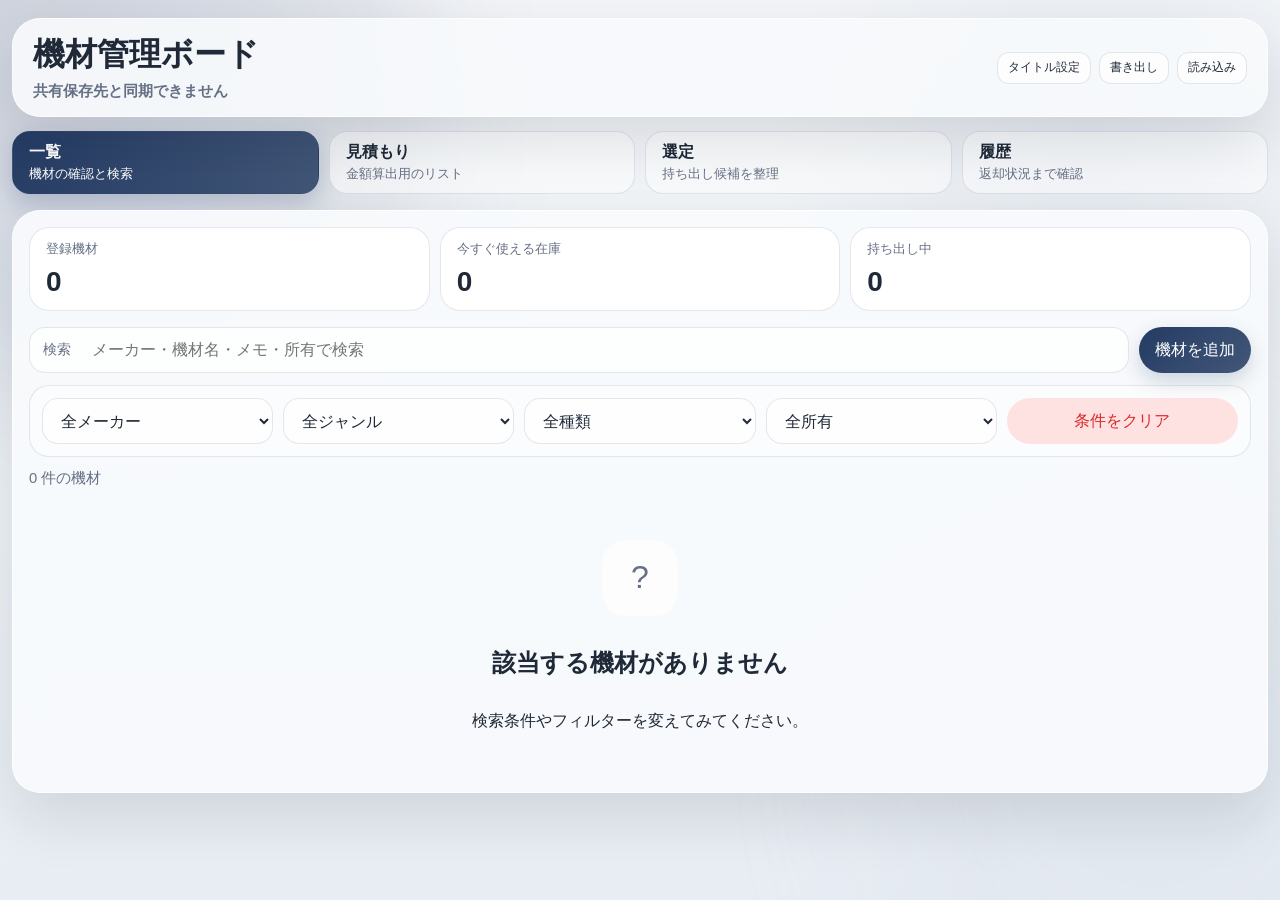
<file: index.html>
<!doctype html>
<html lang="ja">
  <head>
    <meta charset="UTF-8" />
    <meta name="viewport" content="width=device-width, initial-scale=1.0" />
    <meta name="description" content="機材一覧、現場ごとの選定、持ち出し履歴をブラウザで管理できる機材管理ボード" />
    <meta name="theme-color" content="#243b63" />
    <meta property="og:title" content="機材管理" />
    <meta property="og:description" content="機材一覧、現場ごとの選定、持ち出し履歴をブラウザで管理できる機材管理ボード" />
    <meta property="og:type" content="website" />
    <title>機材管理</title>
    <link rel="stylesheet" href="./styles.css" />
    <link rel="icon" href="data:image/svg+xml,%3Csvg xmlns='http://www.w3.org/2000/svg' viewBox='0 0 64 64'%3E%3Crect x='8' y='14' width='48' height='36' rx='8' fill='%23243b63'/%3E%3Cpath d='M18 24h28M18 32h20M18 40h24' stroke='white' stroke-width='4' stroke-linecap='round'/%3E%3C/svg%3E" />
  </head>
  <body>
    <div class="page-shell">
      <div class="page-glow page-glow-a"></div>
      <div class="page-glow page-glow-b"></div>
      <main id="app" class="app-root"></main>
    </div>
    <script src="./config.js"></script>
    <script src="./app.js"></script>
  </body>
</html>
</file>
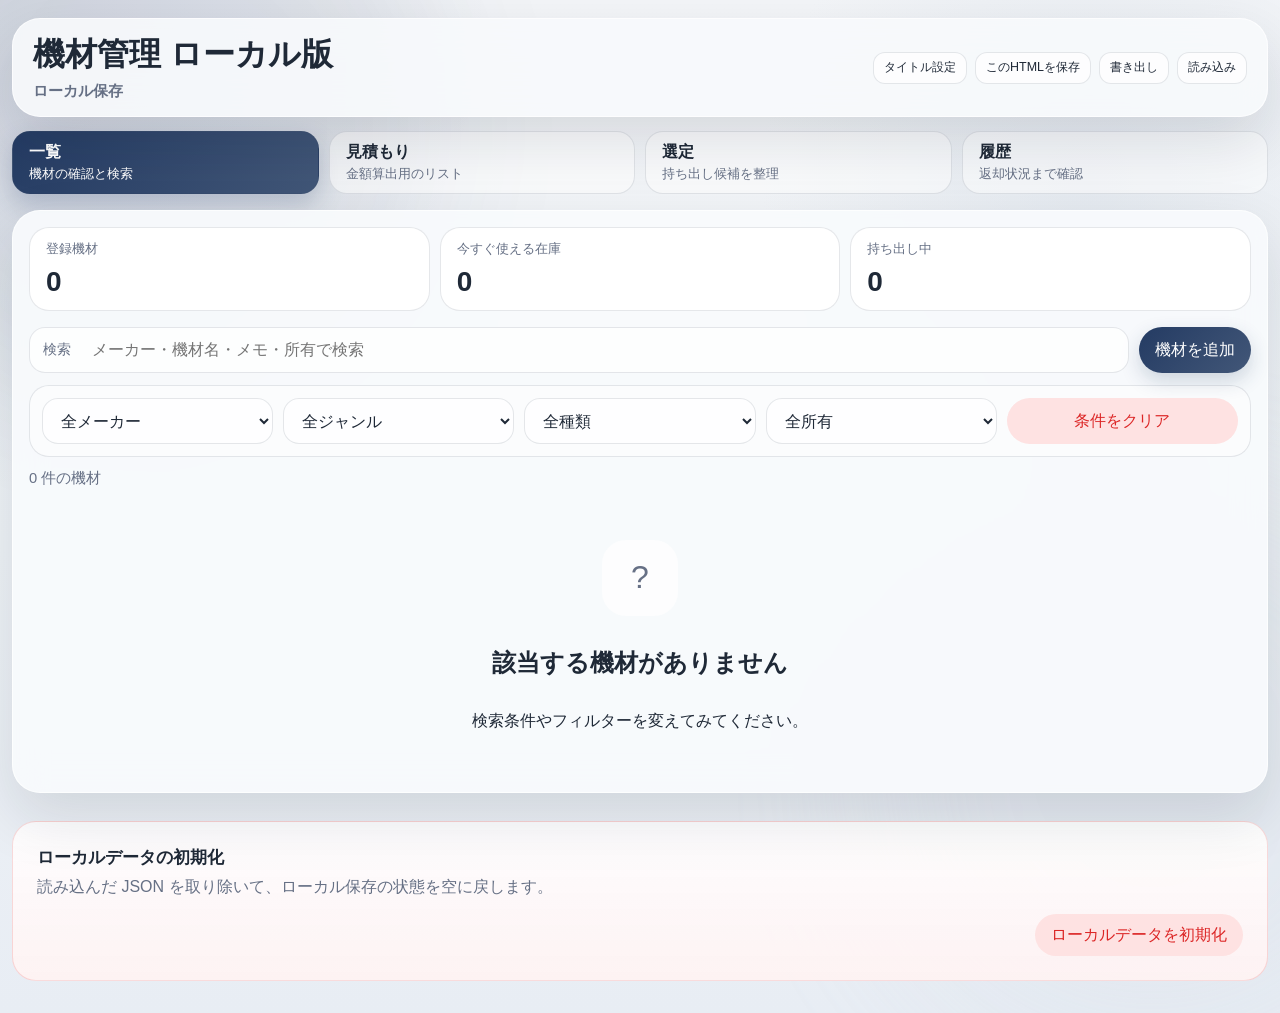
<file: 機材表ローカル.html>
<!doctype html>
<html lang="ja">
  <head>
    <meta charset="UTF-8" />
    <meta name="viewport" content="width=device-width, initial-scale=1.0" />
    <meta name="description" content="機材一覧、現場ごとの選定、持ち出し履歴をブラウザで管理できる機材管理ボード" />
    <meta name="theme-color" content="#243b63" />
    <meta property="og:title" content="機材管理 ローカル版" />
    <meta property="og:description" content="機材一覧、現場ごとの選定、持ち出し履歴をブラウザで管理できるローカル版" />
    <meta property="og:type" content="website" />
    <title>機材管理 ローカル版</title>
    <link rel="icon" href="data:image/svg+xml,%3Csvg xmlns='http://www.w3.org/2000/svg' viewBox='0 0 64 64'%3E%3Crect x='8' y='14' width='48' height='36' rx='8' fill='%23243b63'/%3E%3Cpath d='M18 24h28M18 32h20M18 40h24' stroke='white' stroke-width='4' stroke-linecap='round'/%3E%3C/svg%3E" />
    <style>
:root {
  --bg: #edf1f5;
  --bg-soft: rgba(255, 255, 255, 0.82);
  --panel: rgba(248, 250, 252, 0.94);
  --panel-strong: #ffffff;
  --line: rgba(71, 85, 105, 0.14);
  --text: #1f2937;
  --text-muted: #667085;
  --brand: #243b63;
  --brand-strong: #16263d;
  --accent: #cbd5e1;
  --danger: #dc2626;
  --danger-soft: #fee2e2;
  --success: #2f5f4a;
  --success-soft: #e6f0eb;
  --warning: #8b6b3f;
  --warning-soft: #f2ebdf;
  --shadow: 0 24px 60px rgba(15, 23, 42, 0.12);
  --radius-xl: 28px;
  --radius-lg: 20px;
  --radius-md: 14px;
}

* {
  box-sizing: border-box;
}

html,
body {
  margin: 0;
  min-height: 100%;
  color: var(--text);
  background:
    radial-gradient(circle at top left, rgba(36, 59, 99, 0.12), transparent 30%),
    radial-gradient(circle at 85% 18%, rgba(203, 213, 225, 0.34), transparent 24%),
    linear-gradient(180deg, #f3f5f8 0%, #eef2f6 54%, #e8edf4 100%);
  font-family: "Avenir Next", "Hiragino Sans", "Yu Gothic", sans-serif;
}

.modal-open {
  overflow: hidden;
}

button,
input,
select {
  font: inherit;
}

button {
  border: 0;
  cursor: pointer;
}

.page-shell {
  position: relative;
  min-height: 100vh;
  overflow: hidden;
}

.page-glow {
  position: fixed;
  width: 36rem;
  height: 36rem;
  border-radius: 999px;
  filter: blur(70px);
  opacity: 0.35;
  pointer-events: none;
}

.page-glow-a {
  top: -10rem;
  left: -8rem;
  background: rgba(36, 59, 99, 0.2);
}

.page-glow-b {
  right: -10rem;
  bottom: -10rem;
  background: rgba(203, 213, 225, 0.5);
}

.app-root {
  position: relative;
  z-index: 1;
  width: min(1320px, calc(100% - 24px));
  margin: 18px auto 32px;
}

.hero {
  position: sticky;
  top: 14px;
  z-index: 10;
  display: flex;
  align-items: center;
  justify-content: space-between;
  gap: 16px;
  padding: 14px 20px;
  margin-bottom: 14px;
  border: 1px solid rgba(255, 255, 255, 0.72);
  border-radius: var(--radius-xl);
  background: rgba(248, 250, 252, 0.9);
  backdrop-filter: blur(18px);
  box-shadow: var(--shadow);
}

.hero-title-wrap {
  display: flex;
  align-items: center;
  gap: 14px;
  flex-wrap: wrap;
  min-width: 0;
}

.hero-mark {
  display: grid;
  place-items: center;
  width: 44px;
  height: 44px;
  border-radius: 14px;
  background: linear-gradient(135deg, var(--brand), #4c6488);
  color: #fff;
  font-size: 22px;
  box-shadow: 0 8px 20px rgba(36, 59, 99, 0.22);
}

.hero h1 {
  margin: 0 0 4px;
  font-size: clamp(1.6rem, 3vw, 2rem);
}

.hero p {
  margin: 0;
  color: var(--text-muted);
  font-size: 0.96rem;
}

.sync-status {
  margin-top: 6px;
  font-size: 0.82rem;
  font-weight: 600;
}

.sync-status-local {
  color: var(--text-muted);
}

.sync-status-ok {
  color: var(--brand-strong);
}

.sync-status-busy {
  color: var(--warning);
}

.sync-status-error {
  color: var(--danger);
}

.floating-button,
.primary-button,
.secondary-button,
.ghost-button,
.danger-button,
.mini-button {
  display: inline-flex;
  align-items: center;
  justify-content: center;
  gap: 8px;
  min-height: 42px;
  padding: 0 16px;
  border-radius: 999px;
  transition: transform 160ms ease, box-shadow 160ms ease, background 160ms ease, color 160ms ease;
}

.floating-button:hover,
.primary-button:hover,
.secondary-button:hover,
.ghost-button:hover,
.danger-button:hover,
.mini-button:hover {
  transform: translateY(-1px);
}

.floating-button,
.primary-button {
  background: linear-gradient(135deg, var(--brand), #425778);
  color: #fff;
  box-shadow: 0 8px 20px rgba(36, 59, 99, 0.2);
}

.secondary-button {
  background: linear-gradient(135deg, #425778, var(--brand-strong));
  color: #fff;
  box-shadow: 0 10px 24px rgba(36, 59, 99, 0.2);
}

.ghost-button {
  background: rgba(255, 255, 255, 0.6);
  color: var(--text);
  border: 1px solid var(--line);
}

.danger-button {
  background: var(--danger-soft);
  color: var(--danger);
}

.mini-button {
  min-height: 34px;
  padding: 0 12px;
  background: rgba(255, 255, 255, 0.68);
  color: var(--text);
  border: 1px solid var(--line);
}

.mini-button-danger {
  color: var(--danger);
  background: rgba(254, 226, 226, 0.72);
  border-color: rgba(220, 38, 38, 0.16);
}

.button-badge {
  display: inline-grid;
  place-items: center;
  min-width: 22px;
  height: 22px;
  padding: 0 7px;
  border-radius: 999px;
  background: rgba(255, 255, 255, 0.22);
  font-size: 0.75rem;
  font-weight: 700;
}

.hero-actions {
  display: flex;
  align-items: flex-end;
  justify-content: flex-end;
  gap: 10px;
  flex-wrap: wrap;
}

.hero-corner-actions {
  display: flex;
  justify-content: flex-end;
  gap: 8px;
  flex-wrap: wrap;
}

.maintenance-panel {
  margin-top: 28px;
  padding: 24px;
  border: 1px solid rgba(220, 38, 38, 0.16);
  border-radius: 24px;
  background: linear-gradient(180deg, rgba(255, 255, 255, 0.92), rgba(254, 242, 242, 0.96));
}

.maintenance-panel h2 {
  margin: 0 0 8px;
  font-size: 1.05rem;
}

.maintenance-panel p {
  margin: 0;
  color: var(--text-muted);
}

.maintenance-actions {
  display: flex;
  justify-content: flex-end;
  margin-top: 16px;
}

.hero-corner-actions .mini-button {
  min-height: 32px;
  padding: 0 10px;
  font-size: 0.78rem;
  border-radius: 12px;
}

.panel {
  padding: 16px;
  border: 1px solid rgba(255, 255, 255, 0.65);
  border-radius: var(--radius-xl);
  background: var(--panel);
  backdrop-filter: blur(16px);
  box-shadow: var(--shadow);
}

.tabs {
  display: flex;
  flex-wrap: wrap;
  gap: 10px;
  margin-bottom: 16px;
}

.tab-button {
  position: relative;
  display: flex;
  flex: 1 1 180px;
  flex-direction: column;
  align-items: flex-start;
  justify-content: center;
  gap: 3px;
  min-height: 58px;
  padding: 10px 16px;
  border-radius: 18px;
  background: rgba(255, 255, 255, 0.54);
  color: var(--text-muted);
  border: 1px solid var(--line);
}

.tab-title {
  font-size: 1rem;
  font-weight: 700;
  color: var(--text);
}

.tab-caption {
  font-size: 0.8rem;
}

.tab-button.active {
  color: #fff;
  background: linear-gradient(135deg, var(--brand), #425778);
  box-shadow: 0 10px 24px rgba(36, 59, 99, 0.22);
}

.tab-button.active .tab-title,
.tab-button.active .tab-caption {
  color: #fff;
}

.badge-counter {
  position: absolute;
  top: 10px;
  right: 12px;
  display: inline-grid;
  place-items: center;
  min-width: 20px;
  height: 20px;
  padding: 0 6px;
  border-radius: 999px;
  font-size: 0.72rem;
  font-weight: 700;
  background: rgba(36, 59, 99, 0.14);
  color: var(--brand-strong);
}

.tab-button.active .badge-counter {
  background: rgba(255, 255, 255, 0.18);
  color: #fff;
}

.stats-grid {
  display: grid;
  grid-template-columns: repeat(3, minmax(0, 1fr));
  gap: 10px;
  margin-bottom: 16px;
}

.stat-card {
  padding: 12px 16px;
  border-radius: var(--radius-lg);
  background: var(--panel-strong);
  border: 1px solid var(--line);
}

.stat-label {
  margin: 0 0 8px;
  color: var(--text-muted);
  font-size: 0.84rem;
}

.stat-value {
  margin: 0;
  font-size: clamp(1.4rem, 2.5vw, 1.75rem);
  font-weight: 700;
}

.toolbar {
  display: grid;
  grid-template-columns: minmax(0, 1.6fr) auto;
  gap: 10px;
  margin-bottom: 12px;
}

.search-wrap,
.field,
.select,
.text-input,
.number-input {
  width: 100%;
}

.search-wrap {
  position: relative;
}

.search-wrap::before {
  content: "検索";
  position: absolute;
  top: 50%;
  left: 14px;
  transform: translateY(-50%);
  color: var(--text-muted);
  font-size: 0.86rem;
  pointer-events: none;
}

.text-input,
.number-input,
.select {
  min-height: 46px;
  padding: 0 14px;
  border-radius: 16px;
  border: 1px solid var(--line);
  background: rgba(255, 255, 255, 0.72);
  color: var(--text);
}

.search-wrap .text-input {
  padding-left: 62px;
}

.text-input:focus,
.number-input:focus,
.select:focus {
  outline: 2px solid rgba(36, 59, 99, 0.18);
  border-color: rgba(36, 59, 99, 0.24);
}

.filter-panel {
  display: grid;
  grid-template-columns: repeat(5, minmax(0, 1fr));
  gap: 10px;
  padding: 12px;
  margin-bottom: 12px;
  border-radius: var(--radius-lg);
  background: rgba(255, 255, 255, 0.52);
  border: 1px solid var(--line);
}

.muted-row {
  display: flex;
  align-items: center;
  justify-content: space-between;
  gap: 12px;
  flex-wrap: wrap;
  margin-bottom: 8px;
  color: var(--text-muted);
  font-size: 0.92rem;
}

.center {
  text-align: center;
}

.equipment-name {
  font-weight: 700;
  overflow-wrap: anywhere;
}

.equipment-heading {
  display: inline-flex;
  align-items: center;
  flex-wrap: wrap;
  gap: 8px;
  min-width: 0;
}

.equipment-cell {
  display: flex;
  align-items: flex-start;
  gap: 10px;
  min-width: 0;
}

.equipment-heading.inline {
  display: inline-flex;
}

.equipment-heading-title {
  display: inline-flex;
  align-items: center;
  flex-wrap: wrap;
  gap: 8px;
}

.manufacturer-chip {
  display: inline-flex;
  align-items: center;
  min-height: 24px;
  padding: 0 8px;
  border-radius: 999px;
  background: rgba(30, 41, 59, 0.08);
  color: #334155;
  font-size: 0.76rem;
  font-weight: 700;
  letter-spacing: 0.02em;
}

.note-text {
  margin: 0;
  color: var(--text-muted);
  line-height: 1.55;
  overflow-wrap: anywhere;
}

.sub-note {
  margin-top: 6px;
  color: var(--text-muted);
  font-size: 0.82rem;
}

.badge {
  display: inline-flex;
  align-items: center;
  min-height: 28px;
  padding: 0 10px;
  border-radius: 999px;
  font-size: 0.82rem;
  font-weight: 700;
}

.badge-blue {
  background: rgba(14, 165, 233, 0.16);
  color: #075985;
}

.badge-amber {
  background: rgba(148, 163, 184, 0.22);
  color: #475569;
}

.badge-green {
  background: rgba(34, 197, 94, 0.16);
  color: #166534;
}

.badge-gray {
  background: rgba(100, 116, 139, 0.16);
  color: #475569;
}

.stock {
  font-weight: 700;
}

.stock-ok {
  color: var(--success);
}

.stock-low {
  color: var(--warning);
}

.stock-empty {
  color: var(--danger);
}

.action-cluster {
  display: inline-flex;
  align-items: center;
  gap: 6px;
  flex-wrap: wrap;
}

.action-cluster-danger {
  padding-left: 10px;
  border-left: 1px solid rgba(220, 38, 38, 0.18);
}

.ownership-list {
  display: flex;
  flex-wrap: wrap;
  gap: 6px;
}

.type-badge-list {
  display: flex;
  flex-wrap: wrap;
  gap: 6px;
}

.ownership-pill {
  display: inline-flex;
  align-items: center;
  gap: 6px;
  min-height: 28px;
  padding: 0 10px;
  border-radius: 999px;
  background: rgba(36, 59, 99, 0.1);
  color: var(--brand-strong);
  font-size: 0.82rem;
}

.pill-action {
  display: inline-grid;
  place-items: center;
  min-width: 30px;
  height: 30px;
  padding: 0 8px;
  border-radius: 999px;
  background: rgba(255, 255, 255, 0.72);
  color: var(--text);
  border: 1px solid var(--line);
  font-size: 0.8rem;
}

.pill-action[disabled] {
  opacity: 0.42;
  cursor: not-allowed;
}

.pill-action-danger {
  color: var(--danger);
  background: rgba(254, 226, 226, 0.72);
}

.pill-action-edit {
  color: var(--brand-strong);
  background: rgba(36, 59, 99, 0.1);
}

.asset-icon-button {
  display: inline-grid;
  place-items: center;
  width: 32px;
  height: 32px;
  padding: 0;
  border-radius: 10px;
  border: 1px solid var(--line);
  background: rgba(255, 255, 255, 0.78);
  color: var(--text-muted);
}

.asset-icon-button.inline {
  width: 30px;
  height: 30px;
}

.asset-icon-button.active {
  color: var(--brand-strong);
  background: rgba(36, 59, 99, 0.08);
}

.asset-icon-button.disabled {
  opacity: 0.4;
}

.asset-icon-button svg {
  width: 16px;
  height: 16px;
  fill: none;
  stroke: currentColor;
  stroke-width: 1.8;
  stroke-linecap: round;
  stroke-linejoin: round;
}

.pill-action-compact {
  min-width: 26px;
  height: 26px;
  padding: 0 8px;
  font-size: 0.73rem;
}

.selected-qty {
  font-weight: 700;
  color: var(--brand-strong);
  min-width: 24px;
  text-align: center;
}

.selected-qty.is-zero {
  color: var(--text-muted);
}

.inventory-grid,
.selection-grid {
  display: grid;
  gap: 10px;
}

.inventory-card,
.selection-card {
  display: grid;
  gap: 8px;
  padding: 10px 14px;
  border-radius: var(--radius-lg);
  border: 1px solid rgba(59, 61, 64, 0.22);
  background: rgba(255, 255, 255, 0.94);
  box-shadow: 0 6px 18px rgba(15, 23, 42, 0.06), inset 0 0 0 1px rgba(255, 255, 255, 0.72);
  overflow: hidden;
}

.inventory-card-top,
.selection-card-top {
  display: flex;
  align-items: center;
  justify-content: space-between;
  gap: 14px;
}

.inventory-card-top {
  align-items: flex-start;
}

.inventory-card-main {
  display: grid;
  gap: 8px;
  min-width: 0;
  flex: 1 1 auto;
}

.inventory-stock,
.selection-qty-badge {
  display: inline-flex;
  align-items: center;
  justify-content: center;
  flex: 0 0 auto;
  min-height: 40px;
  padding: 0 14px;
  border-radius: 999px;
  background: rgba(36, 59, 99, 0.08);
  color: var(--brand-strong);
  font-weight: 700;
}

.inventory-inline-groups {
  display: flex;
  align-items: center;
  gap: 12px 18px;
  flex-wrap: wrap;
}

.inventory-stock-total {
  color: var(--text-muted);
  font-weight: 600;
}

.inventory-card-bottom {
  display: grid;
  grid-template-columns: minmax(0, 1.3fr) minmax(180px, 1fr);
  gap: 10px 18px;
  align-items: start;
}

.selection-heading {
  display: flex;
  align-items: center;
  gap: 10px;
  flex-wrap: wrap;
}

.info-group {
  display: grid;
  gap: 8px;
  min-width: 0;
}

.info-group-wide {
  grid-column: 1 / -1;
}

.info-label {
  color: var(--text-muted);
  font-size: 0.8rem;
  font-weight: 700;
  letter-spacing: 0.03em;
  text-transform: uppercase;
}

.inline-info {
  display: flex;
  align-items: center;
  gap: 8px;
  min-width: 0;
  flex-wrap: wrap;
}

.inventory-ownership,
.inventory-note {
  gap: 6px;
}

.line-clamp-2 {
  display: -webkit-box;
  -webkit-box-orient: vertical;
  -webkit-line-clamp: 2;
  overflow: hidden;
}

.card-actions {
  display: flex;
  align-items: center;
  justify-content: flex-end;
  gap: 10px;
  flex-wrap: wrap;
  padding-top: 4px;
  border-top: 1px solid rgba(59, 61, 64, 0.1);
}

.empty-state {
  display: grid;
  place-items: center;
  gap: 8px;
  min-height: 280px;
  padding: 32px 16px;
  text-align: center;
}

.empty-state-mark {
  display: grid;
  place-items: center;
  width: 76px;
  height: 76px;
  border-radius: 24px;
  background: rgba(255, 255, 255, 0.64);
  color: var(--text-muted);
  font-size: 2rem;
}

.empty-state h2,
.empty-state p {
  margin: 0;
}

.empty-state.compact,
.selection-empty-state {
  min-height: 0;
  padding: 24px 16px;
}

.summary-row {
  display: flex;
  align-items: center;
  justify-content: space-between;
  gap: 14px;
  margin-top: 16px;
}

.summary-inline {
  margin: 0;
}

.section-head {
  display: flex;
  align-items: center;
  justify-content: space-between;
  gap: 14px;
  flex-wrap: wrap;
  margin-bottom: 12px;
}

.section-head h2,
.section-head p {
  margin: 0;
}

.section-head p {
  color: var(--text-muted);
  font-size: 0.92rem;
}

.project-grid,
.selection-picker-grid {
  display: grid;
  gap: 14px;
}

.project-grid {
  grid-template-columns: repeat(auto-fit, minmax(220px, 1fr));
}

.project-card {
  display: grid;
  grid-template-columns: minmax(0, 1fr) auto;
  gap: 10px;
  align-items: center;
  padding: 12px;
  border-radius: var(--radius-lg);
  border: 1px solid rgba(59, 61, 64, 0.24);
  background: rgba(255, 255, 255, 0.9);
  box-shadow: 0 10px 20px rgba(15, 23, 42, 0.06);
}

.project-card.active {
  border-color: rgba(36, 59, 99, 0.24);
  background: rgba(241, 245, 249, 0.96);
}

.project-card-main {
  display: grid;
  gap: 4px;
  padding: 0;
  text-align: left;
  background: transparent;
}

.project-card-main strong {
  font-size: 1rem;
}

.project-card-main span {
  color: var(--text-muted);
  font-size: 0.88rem;
}

.selection-workspace-actions {
  display: flex;
  align-items: center;
  gap: 12px;
  flex-wrap: wrap;
}

.section-head-actions {
  display: flex;
  align-items: center;
  gap: 10px;
  flex-wrap: wrap;
}

.price-calc-button {
  min-height: 48px;
  padding: 0 20px;
  font-weight: 700;
  box-shadow: 0 8px 20px rgba(36, 59, 99, 0.2);
}

.selection-project-summary {
  display: inline-flex;
  align-items: center;
  min-height: 36px;
  padding: 0 14px;
  border-radius: 999px;
  background: rgba(36, 59, 99, 0.08);
  color: var(--brand-strong);
  font-weight: 700;
}

.pack-grid {
  margin-top: 16px;
}

.estimate-subsection {
  margin-bottom: 18px;
}

.estimate-panel-packages {
  border-color: rgba(36, 59, 99, 0.22);
  background: rgba(241, 245, 249, 0.9);
}

.estimate-panel-extras {
  border-color: rgba(148, 163, 184, 0.32);
  background: rgba(244, 246, 248, 0.92);
}

.estimate-collapsed-note {
  margin-top: 10px;
  padding: 12px 14px;
  border: 1px dashed rgba(59, 61, 64, 0.14);
  border-radius: var(--radius-md);
  color: var(--text-muted);
  background: rgba(255, 255, 255, 0.5);
}

.pack-card {
  border-color: rgba(36, 59, 99, 0.24);
  background: rgba(255, 255, 255, 0.74);
}

.extra-template-card {
  border-color: rgba(148, 163, 184, 0.32);
  background: rgba(255, 252, 247, 0.92);
}

.pack-card,
.extra-template-card {
  gap: 8px;
  padding: 11px 12px;
  box-shadow: 0 8px 18px rgba(15, 23, 42, 0.05), inset 0 0 0 1px rgba(255, 255, 255, 0.78);
}

.pack-card .inventory-card-top,
.extra-template-card .inventory-card-top {
  gap: 10px;
}

.pack-card .inventory-card-main,
.extra-template-card .inventory-card-main {
  gap: 6px;
}

.pack-card .inventory-inline-groups,
.extra-template-card .inventory-inline-groups {
  gap: 6px 12px;
}

.pack-card .inventory-card-bottom,
.extra-template-card .inventory-card-bottom {
  grid-template-columns: minmax(0, 1fr);
  gap: 6px;
}

.pack-card .note-text,
.extra-template-card .note-text {
  line-height: 1.4;
  display: -webkit-box;
  -webkit-box-orient: vertical;
  -webkit-line-clamp: 2;
  overflow: hidden;
}

.pack-card .card-actions,
.extra-template-card .card-actions {
  gap: 8px;
  padding-top: 6px;
}

.extra-fee-grid {
  margin-bottom: 18px;
}

.estimate-selected-list {
  margin-top: 18px;
  padding-top: 16px;
  border-top: 1px dashed rgba(148, 163, 184, 0.3);
}

.estimate-selected-head {
  margin-bottom: 12px;
}

.estimate-selected-head h3,
.estimate-selected-head p {
  margin: 0;
}

.estimate-selected-head p {
  color: var(--text-muted);
  font-size: 0.9rem;
}

.estimate-selected-extra-card {
  border-color: rgba(148, 163, 184, 0.32);
  background: rgba(255, 255, 255, 0.7);
}

.dep-rule-fields-pack-form {
  grid-template-columns: 1.6fr 0.6fr;
}

.selection-picker-grid {
  grid-template-columns: repeat(auto-fit, minmax(260px, 1fr));
}

.selection-picker-card .card-actions {
  justify-content: flex-start;
}

.history-list {
  display: grid;
  gap: 10px;
}

.history-card-wrap {
  position: relative;
  padding-right: 20px;
}

.history-card {
  border-radius: var(--radius-lg);
  overflow: hidden;
  border: 1px solid rgba(59, 61, 64, 0.24);
  background: rgba(255, 255, 255, 0.9);
  box-shadow: 0 12px 24px rgba(15, 23, 42, 0.06);
}

.history-delete-outside {
  position: absolute;
  top: -10px;
  right: 0;
  width: 28px;
  height: 28px;
  display: inline-grid;
  place-items: center;
  border-radius: 999px;
  border: 1px solid rgba(220, 38, 38, 0.18);
  background: rgba(254, 226, 226, 0.92);
  color: var(--danger);
  font-size: 0.95rem;
  line-height: 1;
  box-shadow: 0 8px 18px rgba(220, 38, 38, 0.12);
}

.history-card.active {
  border-color: rgba(148, 163, 184, 0.34);
  background: rgba(241, 245, 249, 0.88);
}

.history-card.done {
  border-color: rgba(34, 197, 94, 0.22);
  background: rgba(240, 253, 244, 0.74);
}

.history-header {
  display: flex;
  align-items: center;
  justify-content: space-between;
  gap: 16px;
  padding: 12px 16px;
  border-bottom: 1px solid rgba(59, 61, 64, 0.08);
}

.history-title {
  display: flex;
  align-items: center;
  gap: 10px;
  flex-wrap: wrap;
}

.history-dot {
  width: 10px;
  height: 10px;
  border-radius: 999px;
}

.history-body {
  padding: 6px 18px 10px;
}

.history-item {
  display: flex;
  align-items: center;
  justify-content: space-between;
  gap: 12px;
  padding: 12px 0;
  border-bottom: 1px solid rgba(59, 61, 64, 0.08);
}

.history-item:last-child {
  border-bottom: 0;
}

.history-meta {
  display: flex;
  align-items: center;
  gap: 10px;
  flex-wrap: wrap;
}

.history-header-actions,
.history-item-actions {
  display: flex;
  align-items: center;
  gap: 10px;
  flex-wrap: wrap;
}

.allocation-line {
  color: var(--text-muted);
  font-size: 0.85rem;
}

.returned-tag {
  display: inline-flex;
  align-items: center;
  min-height: 30px;
  padding: 0 12px;
  border-radius: 999px;
  color: var(--success);
  background: var(--success-soft);
  font-size: 0.84rem;
  font-weight: 700;
}

.modal {
  position: fixed;
  inset: 0;
  z-index: 100;
  display: none;
  align-items: center;
  justify-content: center;
  padding: 18px;
  overflow-y: auto;
  overscroll-behavior: contain;
}

.modal.open {
  display: flex;
}

.modal-backdrop {
  position: absolute;
  inset: 0;
  background: rgba(17, 24, 39, 0.48);
  backdrop-filter: blur(4px);
}

.modal-card {
  position: relative;
  width: min(760px, 100%);
  max-height: calc(100vh - 36px);
  overflow: auto;
  overscroll-behavior: contain;
  padding: 22px;
  border-radius: var(--radius-xl);
  background: rgba(248, 250, 252, 0.98);
  box-shadow: 0 28px 70px rgba(17, 24, 39, 0.28);
}

.modal-card-compact {
  width: min(520px, 100%);
}

.modal-head {
  display: flex;
  align-items: center;
  justify-content: space-between;
  gap: 12px;
  margin-bottom: 16px;
}

.modal-head h2,
.modal-head p {
  margin: 0;
}

.modal-close {
  width: 40px;
  height: 40px;
  border-radius: 999px;
  background: rgba(255, 255, 255, 0.78);
  border: 1px solid var(--line);
}

.form-grid {
  display: grid;
  grid-template-columns: repeat(2, minmax(0, 1fr));
  gap: 14px;
}

.field-wide {
  grid-column: 1 / -1;
}

.type-editor {
  display: grid;
  gap: 10px;
}

.attachment-editor {
  display: grid;
  gap: 10px;
}

.attachment-status {
  display: flex;
  align-items: center;
  justify-content: space-between;
  gap: 12px;
  flex-wrap: wrap;
  color: var(--text-muted);
  font-size: 0.86rem;
}

.type-editor-input-row {
  display: grid;
  grid-template-columns: minmax(0, 1fr) auto;
  gap: 10px;
}

.type-chip-list {
  display: flex;
  flex-wrap: wrap;
  gap: 8px;
}

.type-chip {
  display: inline-flex;
  align-items: center;
  gap: 8px;
  min-height: 34px;
  padding: 0 10px 0 12px;
  border-radius: 999px;
  background: rgba(203, 213, 225, 0.6);
  color: #475569;
  font-size: 0.84rem;
  font-weight: 700;
}

.type-chip-remove {
  display: inline-grid;
  place-items: center;
  width: 22px;
  height: 22px;
  border-radius: 999px;
  background: rgba(255, 255, 255, 0.7);
  color: #475569;
  padding: 0;
}

.field label {
  display: block;
  margin-bottom: 8px;
  color: var(--text-muted);
  font-size: 0.88rem;
}

.checkout-summary {
  padding: 16px;
  border-radius: var(--radius-lg);
  background: rgba(36, 59, 99, 0.08);
  border: 1px solid rgba(36, 59, 99, 0.14);
}

.ownership-editor {
  margin-top: 16px;
  padding: 18px;
  border-radius: var(--radius-lg);
  background: rgba(255, 255, 255, 0.56);
  border: 1px solid var(--line);
}

.ownership-editor-head,
.allocation-card-head {
  display: flex;
  align-items: center;
  justify-content: space-between;
  gap: 12px;
  margin-bottom: 14px;
}

.ownership-editor-head h3,
.allocation-card-head h3 {
  margin: 0 0 4px;
}

.ownership-editor-head p,
.allocation-card-head p {
  margin: 0;
  color: var(--text-muted);
  font-size: 0.88rem;
}

.ownership-edit-row,
.allocation-row {
  display: grid;
  grid-template-columns: minmax(0, 1fr) 120px auto;
  gap: 10px;
  align-items: center;
  margin-bottom: 10px;
}

.allocation-section {
  margin-top: 18px;
  display: grid;
  gap: 14px;
}

.allocation-card {
  padding: 16px;
  border-radius: var(--radius-lg);
  background: rgba(255, 255, 255, 0.58);
  border: 1px solid var(--line);
}

.allocation-grid {
  display: grid;
  gap: 10px;
}

.allocation-owner {
  font-weight: 700;
}

.allocation-input {
  width: 100%;
}

.allocation-total {
  display: inline-flex;
  align-items: center;
  min-height: 34px;
  padding: 0 12px;
  border-radius: 999px;
  background: rgba(36, 59, 99, 0.1);
  color: var(--brand-strong);
  font-weight: 700;
}

.form-status {
  margin-top: 12px;
  padding: 12px 14px;
  border-radius: 14px;
  font-size: 0.9rem;
  font-weight: 700;
}

.form-status-ok {
  background: rgba(34, 197, 94, 0.12);
  color: #166534;
}

.form-status-warn {
  background: rgba(203, 213, 225, 0.45);
  color: #475569;
}

.checkout-item {
  display: flex;
  align-items: center;
  justify-content: space-between;
  gap: 12px;
  padding: 7px 0;
}

.modal-actions {
  display: flex;
  justify-content: flex-end;
  gap: 12px;
  flex-wrap: wrap;
  margin-top: 18px;
}

.modal-actions .danger-button:first-child {
  margin-right: auto;
}

.media-modal-card {
  width: min(920px, 100%);
}

.media-preview-wrap {
  display: grid;
  place-items: center;
  min-height: 280px;
  border-radius: var(--radius-lg);
  background: rgba(15, 23, 42, 0.06);
  border: 1px solid var(--line);
}

.media-preview-image {
  max-width: 100%;
  max-height: 70vh;
  object-fit: contain;
  border-radius: 16px;
}

.manual-list {
  display: grid;
  gap: 12px;
}

.manual-link {
  display: inline-flex;
  align-items: center;
  min-height: 42px;
  padding: 0 14px;
  border-radius: 14px;
  border: 1px solid var(--line);
  background: rgba(255, 255, 255, 0.74);
  color: var(--brand-strong);
  text-decoration: none;
}

.sr-only {
  position: absolute;
  width: 1px;
  height: 1px;
  padding: 0;
  margin: -1px;
  overflow: hidden;
  clip: rect(0, 0, 0, 0);
  white-space: nowrap;
  border: 0;
}

@media (max-width: 1180px) {
  .toolbar {
    grid-template-columns: minmax(0, 1fr) auto;
  }

  .filter-panel {
    grid-template-columns: repeat(2, minmax(0, 1fr));
  }
}

@media (max-width: 900px) {
  .toolbar,
  .filter-panel,
  .form-grid,
  .stats-grid {
    grid-template-columns: 1fr;
  }

  .hero,
  .section-head,
  .summary-row,
  .history-header,
  .history-item,
  .inventory-card-top,
  .selection-card-top {
    flex-direction: column;
    align-items: stretch;
  }

  .ownership-edit-row,
  .allocation-row,
  .type-editor-input-row {
    grid-template-columns: 1fr;
  }

  .hero {
    position: static;
  }

  .hero-actions {
    width: 100%;
  }

  .hero-actions .floating-button {
    width: 100%;
  }

  .summary-row .secondary-button {
    width: 100%;
  }

  .tab-button {
    min-height: 52px;
  }

  .inventory-card-bottom {
    grid-template-columns: 1fr;
  }

  .card-actions {
    align-items: stretch;
  }

  .hero-corner-actions {
    width: 100%;
  }

  .hero-corner-actions .mini-button {
    flex: 1 1 auto;
  }

  .card-actions .action-cluster {
    width: 100%;
  }

  .card-actions .action-cluster-danger {
    padding-left: 0;
    border-left: 0;
    padding-top: 10px;
    border-top: 1px solid rgba(220, 38, 38, 0.18);
  }

  .project-card {
    grid-template-columns: 1fr;
  }
}

/* --- Price display --- */
.price-value {
  font-weight: 600;
  color: var(--brand-strong);
}

.inventory-price {
  display: flex;
  align-items: center;
  gap: 6px;
}

/* --- Dependency warnings --- */
.dependency-warnings {
  background: var(--warning-soft);
  border: 1px solid rgba(180, 83, 9, 0.25);
  border-radius: var(--radius-md);
  padding: 14px 18px;
  margin-bottom: 16px;
}

.dependency-warnings-head {
  display: flex;
  align-items: center;
  gap: 8px;
  margin-bottom: 10px;
  font-size: 0.95rem;
}

.dependency-warnings-icon {
  font-size: 1.2rem;
}

.dependency-warning-item {
  display: flex;
  align-items: center;
  gap: 8px;
  padding: 6px 0;
  font-size: 0.88rem;
  flex-wrap: wrap;
}

.dependency-warning-item + .dependency-warning-item {
  border-top: 1px solid rgba(180, 83, 9, 0.15);
}

.dependency-warning-required {
  font-weight: 600;
}

.dependency-warning-desc {
  color: var(--text-muted);
  font-size: 0.82rem;
}

.badge-red {
  background: var(--danger-soft);
  color: var(--danger);
}

/* --- Dependency modal --- */
.modal-card-wide {
  max-width: 820px;
}

.dependency-rules-list {
  display: flex;
  flex-direction: column;
  gap: 14px;
}

.dependency-rule-row {
  display: flex;
  align-items: flex-end;
  gap: 10px;
  padding: 14px;
  background: var(--bg-soft);
  border-radius: var(--radius-md);
  border: 1px solid var(--line);
}

.dep-rule-fields {
  display: grid;
  grid-template-columns: 1fr 1fr auto 1fr auto;
  gap: 10px;
  flex: 1;
  align-items: end;
}

.field-checkbox {
  display: flex;
  align-items: center;
  gap: 4px;
  white-space: nowrap;
}

.field-checkbox label {
  display: flex;
  align-items: center;
  gap: 4px;
  font-size: 0.88rem;
  cursor: pointer;
}

.dep-rule-actions {
  margin-top: 14px;
}

.dependency-editor-inline {
  width: 100%;
}

.add-form-dependency-row {
  align-items: stretch;
}

.dep-rule-fields-add-form {
  grid-template-columns: 1.2fr minmax(160px, 0.8fr) 1.2fr auto;
}

.field-checkbox-stack {
  flex-direction: column;
  align-items: flex-start;
  white-space: normal;
}

.field-checkbox-stack label + label {
  margin-top: 6px;
}

/* --- Price calculation modal --- */
.price-table {
  width: 100%;
  border-collapse: collapse;
  font-size: 0.92rem;
  margin-bottom: 20px;
}

.price-table th,
.price-table td {
  padding: 8px 12px;
  text-align: left;
  border-bottom: 1px solid var(--line);
}

.price-table th {
  font-weight: 600;
  font-size: 0.82rem;
  text-transform: uppercase;
  letter-spacing: 0.03em;
  color: var(--text-muted);
}

.price-col {
  text-align: right !important;
  white-space: nowrap;
}

.price-subtotal-row td {
  border-top: 2px solid var(--line);
  padding-top: 12px;
}

.price-adjustment-row.discount td {
  color: var(--success);
}

.price-adjustment-row.surcharge td {
  color: var(--danger);
}

.price-total-row td {
  border-top: 2px solid var(--text);
  padding-top: 12px;
}

.price-total-value {
  font-size: 1.2rem;
  color: var(--brand-strong);
}

.price-adjustments-section {
  padding-top: 16px;
  border-top: 1px solid var(--line);
}

.price-adjustments-section h3 {
  margin: 0 0 12px;
  font-size: 0.95rem;
}

.price-adj-row {
  display: flex;
  align-items: center;
  gap: 8px;
  margin-bottom: 8px;
  flex-wrap: wrap;
}

.price-adj-row .select {
  min-width: 140px;
}

.price-adj-row .number-input {
  width: 100px;
}

.price-adj-row .text-input {
  flex: 1;
  min-width: 120px;
}

@media (max-width: 700px) {
  .dep-rule-fields {
    grid-template-columns: 1fr;
  }

  .dep-rule-fields-add-form {
    grid-template-columns: 1fr;
  }

  .dep-rule-fields-pack-form {
    grid-template-columns: 1fr;
  }

  .dependency-rule-row {
    flex-direction: column;
    align-items: stretch;
  }

  .price-adj-row {
    flex-direction: column;
    align-items: stretch;
  }

  .price-adj-row .select,
  .price-adj-row .number-input,
  .price-adj-row .text-input {
    width: 100%;
    min-width: unset;
  }
}
    </style>
  </head>
  <body>
    <div class="page-shell">
      <div class="page-glow page-glow-a"></div>
      <div class="page-glow page-glow-b"></div>
      <main id="app" class="app-root"></main>
    </div>
    <script>
window.APP_CONFIG = {};
/* LOCAL_MASTER_META */
window.__LOCAL_MASTER_META__ = {
  version: 1,
  id: "bundled-local-master",
  generatedAt: "",
};
/* LOCAL_MASTER_STATE */
window.__LOCAL_MASTER_STATE__ = null;
    </script>
    <script>
function buildStorageKeys(namespace = "") {
  const suffix = String(namespace || "").trim();
  const tail = suffix ? `-${suffix}` : "";

  return {
    equipment: `equipment-manager-equipment${tail}`,
    history: `equipment-manager-history${tail}`,
    nextId: `equipment-manager-next-id${tail}`,
    selectionProjects: `equipment-manager-selection-projects${tail}`,
    dependencyRules: `equipment-manager-dependency-rules${tail}`,
    packs: `equipment-manager-packs${tail}`,
    estimateProjects: `equipment-manager-estimate-projects${tail}`,
    extraFeeTemplates: `equipment-manager-extra-fee-templates${tail}`,
    appSettings: `equipment-manager-app-settings${tail}`,
  };
}

const LOCAL_MASTER_META = (window.__LOCAL_MASTER_META__ && typeof window.__LOCAL_MASTER_META__ === "object")
  ? window.__LOCAL_MASTER_META__
  : {};
const STORAGE_KEYS = buildStorageKeys(LOCAL_MASTER_META.id || "");
const ORIGINAL_LOCAL_MASTER_HTML = `<!DOCTYPE html>\n${document.documentElement.outerHTML}`;
let currentLocalMasterFileHandle = null;
let localMasterSaveTimer = null;
let hasUnsavedLocalMasterChanges = false;

const LEGACY_SAMPLE_EQUIPMENT = [
  { id: 1, manufacturer: "SHURE", name: "SM58", genre: "マイク", types: ["ボーカル"], stock: 8, price: 0, notes: "定番ダイナミックマイク", imageUrl: "", imageFileData: "", imageFileName: "", manualUrl: "", manualFileData: "", manualFileName: "", ownerships: [{ name: "音響部", qty: 8 }] },
  { id: 2, manufacturer: "SENNHEISER", name: "e935", genre: "マイク", types: ["ボーカル"], stock: 4, price: 0, notes: "", imageUrl: "", imageFileData: "", imageFileName: "", manualUrl: "", manualFileData: "", manualFileName: "", ownerships: [{ name: "音響部", qty: 4 }] },
  { id: 3, manufacturer: "DPA", name: "4099", genre: "マイク", types: ["楽器収音"], stock: 6, price: 0, notes: "クリップ式コンデンサー", imageUrl: "", imageFileData: "", imageFileName: "", manualUrl: "", manualFileData: "", manualFileName: "", ownerships: [{ name: "音響部", qty: 6 }] },
  { id: 4, manufacturer: "YAMAHA", name: "CL5", genre: "ミキサー", types: ["PA"], stock: 1, price: 0, notes: "デジタルコンソール", imageUrl: "", imageFileData: "", imageFileName: "", manualUrl: "", manualFileData: "", manualFileName: "", ownerships: [{ name: "音響部", qty: 1 }] },
  { id: 5, manufacturer: "QSC", name: "K12.2", genre: "スピーカー", types: ["PA"], stock: 4, price: 0, notes: "パワードスピーカー", imageUrl: "", imageFileData: "", imageFileName: "", manualUrl: "", manualFileData: "", manualFileName: "", ownerships: [{ name: "音響部", qty: 4 }] },
  { id: 6, manufacturer: "ETC", name: "Ion Xe", genre: "調光卓", types: ["照明"], stock: 1, price: 0, notes: "", imageUrl: "", imageFileData: "", imageFileName: "", manualUrl: "", manualFileData: "", manualFileName: "", ownerships: [{ name: "照明部", qty: 1 }] },
  { id: 7, manufacturer: "ETC", name: "Source Four", genre: "灯体", types: ["照明"], stock: 12, price: 0, notes: "750W エリスポ", imageUrl: "", imageFileData: "", imageFileName: "", manualUrl: "", manualFileData: "", manualFileName: "", ownerships: [{ name: "照明部", qty: 12 }] },
  { id: 8, manufacturer: "Blackmagic Design", name: "ATEM Mini Extreme", genre: "スイッチャー", types: ["映像", "配信"], stock: 2, price: 0, notes: "配信用", imageUrl: "", imageFileData: "", imageFileName: "", manualUrl: "", manualFileData: "", manualFileName: "", ownerships: [{ name: "映像部", qty: 2 }] },
  { id: 9, manufacturer: "Canon", name: "XA75", genre: "カメラ", types: ["映像"], stock: 3, price: 0, notes: "業務用カムコーダー", imageUrl: "", imageFileData: "", imageFileName: "", manualUrl: "", manualFileData: "", manualFileName: "", ownerships: [{ name: "映像部", qty: 3 }] },
  { id: 10, manufacturer: "Sennheiser", name: "EW-D", genre: "ワイヤレス", types: ["PA"], stock: 6, price: 0, notes: "デジタルワイヤレスシステム", imageUrl: "", imageFileData: "", imageFileName: "", manualUrl: "", manualFileData: "", manualFileName: "", ownerships: [{ name: "音響部", qty: 6 }] },
];

const INITIAL_EQUIPMENT = [];

function loadJSON(key, fallback) {
  try {
    const raw = localStorage.getItem(key);
    return raw ? JSON.parse(raw) : fallback;
  } catch (error) {
    return fallback;
  }
}

function toPositiveInt(value, fallback = 0) {
  const parsed = Number.parseInt(value, 10);
  return Number.isFinite(parsed) && parsed >= 0 ? parsed : fallback;
}

function createAppSettings(seed = {}) {
  const pageTitle = String(seed?.pageTitle ?? APP_CONFIG.pageTitle ?? "機材管理ボード").trim();
  return {
    pageTitle: pageTitle || "機材管理ボード",
    estimatePageSettings: createEstimateExportSettings(seed?.estimatePageSettings || {}),
  };
}

function createEstimateExportSettings(seed = {}) {
  return {
    showCostPrice: Boolean(seed?.showCostPrice),
    showStock: Boolean(seed?.showStock),
    ignoreStockLimit: Boolean(seed?.showStock) ? false : Boolean(seed?.ignoreStockLimit),
    showAdjustments: Boolean(seed?.showAdjustments),
  };
}

const APP_CONFIG = window.APP_CONFIG ?? {};
const SHARED_STORE_CONFIG = APP_CONFIG.sharedStore ?? {};
const REMOTE_STORE = {
  mode: String(SHARED_STORE_CONFIG.mode || "").trim(),
  webAppUrl: String(SHARED_STORE_CONFIG.webAppUrl || "").trim(),
  pollMs: Math.max(3000, toPositiveInt(SHARED_STORE_CONFIG.pollMs, 8000)),
};

function isRemoteStoreEnabled() {
  return REMOTE_STORE.mode === "apps-script" && Boolean(REMOTE_STORE.webAppUrl);
}

function mergeOwnerships(ownerships) {
  const merged = new Map();

  ownerships.forEach((entry) => {
    const name = String(entry?.name ?? "").trim();
    const qty = toPositiveInt(entry?.qty, 0);
    if (!name) {
      return;
    }
    merged.set(name, (merged.get(name) ?? 0) + qty);
  });

  return Array.from(merged.entries()).map(([name, qty]) => ({ name, qty }));
}

function normalizeOwnerships(rawOwnerships, fallbackOwner, fallbackStock) {
  const merged = mergeOwnerships(Array.isArray(rawOwnerships) ? rawOwnerships : []);

  if (merged.length > 0) {
    return merged;
  }

  const stock = toPositiveInt(fallbackStock, 0);
  return [{ name: String(fallbackOwner || "未設定").trim() || "未設定", qty: stock }];
}

function normalizeEquipment(item, index) {
  const ownerships = normalizeOwnerships(item?.ownerships, item?.owner, item?.stock);
  const ownershipTotal = ownerships.reduce((sum, entry) => sum + entry.qty, 0);
  const stock = ownershipTotal;
  const rawName = String(item?.name ?? "").trim();
  const rawManufacturer = String(item?.manufacturer ?? "").trim();
  const nameParts = rawName.split(/\s+/).filter(Boolean);
  const manufacturer = rawManufacturer || (nameParts.length >= 2 ? nameParts[0] : "");
  const name = rawManufacturer
    ? rawName
    : nameParts.length >= 2
      ? nameParts.slice(1).join(" ")
      : rawName;
  const rawGenres = Array.isArray(item?.genres) ? item.genres : [item?.genre ?? ""];
  const genres = [...new Set(rawGenres.map((entry) => String(entry ?? "").trim()).filter(Boolean))];
  const rawTypes = Array.isArray(item?.types) ? item.types : [item?.type ?? item?.purpose ?? ""];
  const types = [...new Set(rawTypes.map((entry) => String(entry ?? "").trim()).filter(Boolean))];

  return {
    id: toPositiveInt(item?.id, index + 1),
    manufacturer,
    name,
    genres,
    genre: genres[0] || "",
    types,
    stock,
    price: toPositiveInt(item?.price, 0),
    notes: String(item?.notes ?? "").trim(),
    isNetPrice: Boolean(item?.isNetPrice),
    priceLower: toPositiveInt(item?.priceLower, 0),
    imageUrl: String(item?.imageUrl ?? "").trim(),
    imageFileData: String(item?.imageFileData ?? "").trim(),
    imageFileName: String(item?.imageFileName ?? "").trim(),
    manualUrl: String(item?.manualUrl ?? "").trim(),
    manualFileData: String(item?.manualFileData ?? "").trim(),
    manualFileName: String(item?.manualFileName ?? "").trim(),
    ownerships,
  };
}

function buildEquipmentSignature(equipment) {
  return (Array.isArray(equipment) ? equipment : [])
    .map((item) => {
      const ownershipSignature = (item.ownerships || [])
        .map((entry) => `${String(entry.name || "").trim()}:${toPositiveInt(entry.qty, 0)}`)
        .sort()
        .join(",");
      return [
        toPositiveInt(item.id, 0),
        String(item.manufacturer || "").trim(),
        String(item.name || "").trim(),
        toPositiveInt(item.stock, 0),
        ownershipSignature,
      ].join("|");
    })
    .sort()
    .join("||");
}

const LEGACY_SAMPLE_SIGNATURE = buildEquipmentSignature(LEGACY_SAMPLE_EQUIPMENT.map(normalizeEquipment));
const LEGACY_SAMPLE_KEY_SET = new Set(
  LEGACY_SAMPLE_EQUIPMENT
    .map((item, index) => normalizeEquipment(item, index))
    .map((item) => `${item.id}|${String(item.manufacturer || "").trim()}|${String(item.name || "").trim()}`)
);

function getLegacySampleKey(item) {
  return `${toPositiveInt(item?.id, 0)}|${String(item?.manufacturer || "").trim()}|${String(item?.name || "").trim()}`;
}

function purgeLegacySampleEquipmentFromSnapshot(snapshot) {
  if (!snapshot) {
    return { snapshot, stripped: false };
  }

  const equipment = Array.isArray(snapshot.equipment) ? snapshot.equipment : [];
  const removedIds = new Set(
    equipment
      .filter((item) => LEGACY_SAMPLE_KEY_SET.has(getLegacySampleKey(item)))
      .map((item) => toPositiveInt(item.id, 0))
      .filter((id) => id > 0)
  );

  if (removedIds.size === 0) {
    return { snapshot, stripped: false };
  }

  const nextEquipment = equipment.filter((item) => !removedIds.has(toPositiveInt(item.id, 0)));
  const nextPacks = (Array.isArray(snapshot.packs) ? snapshot.packs : []).map((pack) => ({
    ...pack,
    items: (Array.isArray(pack.items) ? pack.items : []).filter((entry) => !removedIds.has(toPositiveInt(entry.equipId, 0))),
  }));
  const nextHistory = (Array.isArray(snapshot.history) ? snapshot.history : []).filter((entry) => !removedIds.has(toPositiveInt(entry.equipId, 0)));
  const nextEstimateProjects = (Array.isArray(snapshot.estimateProjects) ? snapshot.estimateProjects : []).map((project) => ({
    ...project,
    items: (Array.isArray(project.items) ? project.items : []).filter((entry) => !removedIds.has(toPositiveInt(entry.equipId, 0))),
  }));
  const nextSelectionProjects = (Array.isArray(snapshot.selectionProjects) ? snapshot.selectionProjects : []).map((project) => ({
    ...project,
    items: (Array.isArray(project.items) ? project.items : []).filter((entry) => !removedIds.has(toPositiveInt(entry.equipId, 0))),
  }));
  const nextDependencyRules = (Array.isArray(snapshot.dependencyRules) ? snapshot.dependencyRules : []).filter((rule) => (
    !removedIds.has(toPositiveInt(rule.sourceEquipId, 0)) && !removedIds.has(toPositiveInt(rule.targetEquipId, 0))
  ));
  const maxId = nextEquipment.reduce((max, item) => Math.max(max, toPositiveInt(item.id, 0)), 0);

  return {
    stripped: true,
    snapshot: {
      ...snapshot,
      equipment: nextEquipment,
      packs: nextPacks,
      history: nextHistory,
      estimateProjects: nextEstimateProjects,
      selectionProjects: nextSelectionProjects,
      dependencyRules: nextDependencyRules,
      nextId: nextEquipment.length === 0
        ? 1
        : Math.max(toPositiveInt(snapshot.nextId, maxId + 1), maxId + 1),
    },
  };
}

function shouldStripLegacySampleState(snapshot) {
  if (!snapshot) {
    return false;
  }

  const equipment = Array.isArray(snapshot.equipment) ? snapshot.equipment : [];
  if (equipment.length === 0) {
    return false;
  }

  return (
    buildEquipmentSignature(equipment) === LEGACY_SAMPLE_SIGNATURE
    && (snapshot.packs || []).length === 0
    && (snapshot.extraFeeTemplates || []).length === 0
    && (snapshot.history || []).length === 0
    && (snapshot.estimateProjects || []).length === 0
    && (snapshot.selectionProjects || []).length === 0
    && (snapshot.dependencyRules || []).length === 0
  );
}

function stripLegacySampleState(snapshot) {
  const purgedSnapshot = purgeLegacySampleEquipmentFromSnapshot(snapshot);
  if (purgedSnapshot.stripped) {
    return purgedSnapshot;
  }

  if (!shouldStripLegacySampleState(snapshot)) {
    return { snapshot, stripped: false };
  }

  return {
    stripped: true,
    snapshot: {
      ...snapshot,
      equipment: [],
      nextId: 1,
    },
  };
}

function getSnapshotContentCount(snapshot) {
  if (!snapshot) {
    return 0;
  }

  return (
    (snapshot.equipment || []).length
    + (snapshot.packs || []).length
    + (snapshot.extraFeeTemplates || []).length
    + (snapshot.history || []).length
    + (snapshot.estimateProjects || []).length
    + (snapshot.selectionProjects || []).length
    + (snapshot.dependencyRules || []).length
  );
}

function getCurrentStateSnapshot() {
  return {
    equipment: state.equipment,
    packs: state.packs,
    extraFeeTemplates: state.extraFeeTemplates,
    history: state.history,
    estimateProjects: state.estimateProjects,
    selectionProjects: state.selectionProjects,
    dependencyRules: state.dependencyRules,
    nextId: state.nextId,
    appSettings: state.appSettings,
  };
}

function shouldPreferLocalSnapshot(remoteSnapshot) {
  const normalizedRemote = stripLegacySampleState(remoteSnapshot).snapshot;
  const normalizedLocal = stripLegacySampleState(getCurrentStateSnapshot()).snapshot;
  const remoteContentCount = getSnapshotContentCount(normalizedRemote);
  const localContentCount = getSnapshotContentCount(normalizedLocal);
  const remoteHadLegacySamples = purgeLegacySampleEquipmentFromSnapshot(remoteSnapshot).stripped;
  const localHadLegacySamples = purgeLegacySampleEquipmentFromSnapshot(getCurrentStateSnapshot()).stripped;

  if (localContentCount === 0) {
    return false;
  }

  if (remoteContentCount === 0) {
    return true;
  }

  if (remoteHadLegacySamples && !localHadLegacySamples) {
    return true;
  }

  return false;
}

function normalizeAllocations(rawAllocations, fallbackOwnerships, qty) {
  const merged = mergeOwnerships(
    Array.isArray(rawAllocations)
      ? rawAllocations.map((entry) => ({ name: entry?.ownerName ?? entry?.name, qty: entry?.qty }))
      : []
  );

  if (merged.length === 0) {
    const fallbackName = fallbackOwnerships[0]?.name || "未設定";
    return [{ ownerName: fallbackName, qty }];
  }

  const result = merged.map((entry) => ({ ownerName: entry.name, qty: entry.qty }));
  const total = result.reduce((sum, entry) => sum + entry.qty, 0);

  if (total < qty) {
    result[0].qty += qty - total;
  }

  if (total > qty && result.length > 0) {
    let overflow = total - qty;
    for (let index = result.length - 1; index >= 0 && overflow > 0; index -= 1) {
      const used = Math.min(result[index].qty, overflow);
      result[index].qty -= used;
      overflow -= used;
    }
  }

  return result.filter((entry) => entry.qty > 0);
}

function splitHistoryEntryByAllocation(item, fallbackOwnerships, index) {
  const qty = toPositiveInt(item?.qty, 0);
  const allocations = normalizeAllocations(item?.allocations, fallbackOwnerships, qty);
  const baseEntry = {
    equipId: toPositiveInt(item?.equipId, 0),
    projectName: String(item?.projectName ?? "").trim(),
    person: String(item?.person ?? "").trim(),
    destination: String(item?.destination ?? "").trim(),
    startDate: String(item?.startDate ?? "").trim(),
    endDate: String(item?.endDate ?? "").trim(),
    date: String(item?.date ?? "").trim(),
    returned: Boolean(item?.returned),
    returnDate: item?.returnDate ? String(item.returnDate) : null,
  };
  const baseId = String(item?.id ?? `history-${Date.now()}-${index}`);

  if (allocations.length <= 1) {
    const allocation = allocations[0] ?? { ownerName: fallbackOwnerships[0]?.name || "未設定", qty };
    return [{
      id: baseId,
      ...baseEntry,
      qty: allocation.qty,
      allocations: [allocation],
    }];
  }

  return allocations.map((allocation, allocationIndex) => ({
    id: `${baseId}-${allocationIndex}`,
    ...baseEntry,
    qty: allocation.qty,
    allocations: [allocation],
  }));
}

function normalizeHistory(rawHistory, equipment) {
  return (Array.isArray(rawHistory) ? rawHistory : []).flatMap((item, index) => {
    const equipId = toPositiveInt(item?.equipId, 0);
    const qty = toPositiveInt(item?.qty, 0);
    const linkedEquipment = equipment.find((entry) => entry.id === equipId);
    const fallbackOwnerships = linkedEquipment?.ownerships ?? [{ name: "未設定", qty }];
    const fallbackDate = String(item?.date ?? today()).trim();

    return splitHistoryEntryByAllocation({
      ...item,
      equipId,
      qty,
      startDate: String(item?.startDate ?? fallbackDate).trim(),
      endDate: String(item?.endDate ?? fallbackDate).trim(),
      date: fallbackDate,
    }, fallbackOwnerships, index);
  });
}

function today() {
  return new Date().toISOString().slice(0, 10);
}

function formatDateRange(startDate, endDate) {
  const start = String(startDate || "").trim();
  const end = String(endDate || "").trim();
  if (!start && !end) {
    return "-";
  }
  if (!start) {
    return end;
  }
  if (!end || start === end) {
    return start;
  }
  return `${start} - ${end}`;
}

function formatSyncStamp(value) {
  const date = new Date(value);
  if (Number.isNaN(date.getTime())) {
    return "";
  }

  return `${String(date.getHours()).padStart(2, "0")}:${String(date.getMinutes()).padStart(2, "0")}`;
}

function getSyncStatusLabel() {
  if (!state.sync.configured) {
    return "ローカル保存";
  }
  if (state.sync.error) {
    return state.sync.error;
  }
  if (state.sync.saving) {
    return "共有保存中";
  }
  if (state.sync.loading) {
    return "共有保存先へ接続中";
  }
  if (state.sync.pendingRemote) {
    return state.sync.localRevision ? "共有反映待ち" : "他ユーザーの更新あり";
  }
  if (state.sync.lastSyncedAt) {
    return `共有同期済み ${formatSyncStamp(state.sync.lastSyncedAt)}`;
  }
  return "共有保存有効";
}

function getSyncStatusClass() {
  if (!state.sync.configured) {
    return "sync-status-local";
  }
  if (state.sync.error) {
    return "sync-status-error";
  }
  if (state.sync.saving || state.sync.loading) {
    return "sync-status-busy";
  }
  return "sync-status-ok";
}

function escapeHTML(value) {
  return String(value ?? "")
    .replaceAll("&", "&amp;")
    .replaceAll("<", "&lt;")
    .replaceAll(">", "&gt;")
    .replaceAll('"', "&quot;")
    .replaceAll("'", "&#39;");
}

function readFileAsDataURL(file) {
  return new Promise((resolve, reject) => {
    const reader = new FileReader();
    reader.onload = () => resolve(String(reader.result || ""));
    reader.onerror = () => reject(reader.error || new Error("File read failed"));
    reader.readAsDataURL(file);
  });
}

function getImageSource(item) {
  return item?.imageFileData || item?.imageUrl || "";
}

function hasImageAsset(item) {
  return Boolean(getImageSource(item));
}

function hasManualAsset(item) {
  return Boolean(item?.manualUrl || item?.manualFileData);
}

function createOwnershipRow(name = "", qty = 0) {
  return { id: `ownership-${Date.now()}-${Math.random().toString(16).slice(2)}`, name, qty };
}

function createDependencyRuleDraft(seed = {}) {
  return {
    id: String(seed.id ?? `dep-${Date.now()}-${Math.random().toString(16).slice(2)}`),
    targetEquipId: toPositiveInt(seed.targetEquipId, 0),
    sourcePerTarget: Math.max(1, toPositiveInt(seed.sourcePerTarget, 1)),
    description: String(seed.description ?? "").trim(),
    required: Boolean(seed.required),
  };
}

function createPriceAdjustment(seed = {}) {
  return {
    id: String(seed.id ?? `adj-${Date.now()}-${Math.random().toString(16).slice(2)}`),
    scope: String(seed.scope ?? "project"),
    type: String(seed.type ?? "discount-pct"),
    value: toPositiveInt(seed.value, 0),
    label: String(seed.label ?? "").trim(),
  };
}

function createPackItemRow(seed = {}) {
  return {
    id: String(seed.id ?? `pack-item-${Date.now()}-${Math.random().toString(16).slice(2)}`),
    equipId: toPositiveInt(seed.equipId, 0),
    qty: Math.max(1, toPositiveInt(seed.qty, 1)),
  };
}

function createPackForm(seed = {}) {
  return {
    name: String(seed.name ?? "").trim(),
    price: toPositiveInt(seed.price, 0),
    notes: String(seed.notes ?? "").trim(),
    items: Array.isArray(seed.items) && seed.items.length > 0
      ? seed.items.map((entry) => createPackItemRow(entry))
      : [createPackItemRow()],
  };
}

function createEstimateExtraItem(seed = {}) {
  return {
    id: String(seed.id ?? `estimate-extra-${Date.now()}-${Math.random().toString(16).slice(2)}`),
    extraFeeId: String(seed.extraFeeId ?? "").trim(),
    name: String(seed.name ?? "").trim(),
    category: String(seed.category ?? "その他").trim() || "その他",
    unitPrice: toPositiveInt(seed.unitPrice, 0),
    qty: Math.max(1, toPositiveInt(seed.qty, 1)),
    notes: String(seed.notes ?? "").trim(),
  };
}

function createExtraFeeTemplate(seed = {}) {
  return {
    id: String(seed.id ?? `extra-fee-${Date.now()}-${Math.random().toString(16).slice(2)}`),
    name: String(seed.name ?? "").trim(),
    category: String(seed.category ?? "その他").trim() || "その他",
    unitPrice: toPositiveInt(seed.unitPrice, 0),
    notes: String(seed.notes ?? "").trim(),
  };
}

function createExtraFeeForm(seed = {}) {
  return {
    name: String(seed.name ?? "").trim(),
    category: String(seed.category ?? "その他").trim() || "その他",
    unitPrice: toPositiveInt(seed.unitPrice, 0),
    notes: String(seed.notes ?? "").trim(),
  };
}

function normalizePackCatalog(rawPacks, equipment) {
  const validEquipIds = new Set((equipment || []).map((item) => item.id));
  return (Array.isArray(rawPacks) ? rawPacks : []).map((pack, index) => ({
    id: String(pack?.id ?? `pack-${Date.now()}-${index}`),
    name: String(pack?.name ?? "").trim() || `セット${index + 1}`,
    price: toPositiveInt(pack?.price, 0),
    notes: String(pack?.notes ?? "").trim(),
    items: (Array.isArray(pack?.items) ? pack.items : [])
      .map((entry, itemIndex) => ({
        id: String(entry?.id ?? `pack-item-${Date.now()}-${index}-${itemIndex}`),
        equipId: toPositiveInt(entry?.equipId, 0),
        qty: Math.max(1, toPositiveInt(entry?.qty, 1)),
      }))
      .filter((entry) => entry.equipId > 0 && (validEquipIds.size === 0 || validEquipIds.has(entry.equipId))),
  }));
}

function normalizeExtraFeeTemplates(rawTemplates) {
  return (Array.isArray(rawTemplates) ? rawTemplates : [])
    .map((item) => createExtraFeeTemplate(item))
    .filter((item) => Boolean(item.name));
}

function normalizeEstimateProjects(rawProjects, equipment, packs = [], extraFeeTemplates = []) {
  const validEquipIds = new Set((equipment || []).map((item) => item.id));
  const validPackIds = new Set((packs || []).map((item) => item.id));
  const templateMap = new Map((extraFeeTemplates || []).map((item) => [item.id, item]));

  return (Array.isArray(rawProjects) ? rawProjects : []).map((project, index) => ({
    id: String(project?.id ?? `estimate-${Date.now()}-${index}`),
    name: String(project?.name ?? "").trim() || `見積もり${index + 1}`,
    items: (Array.isArray(project?.items) ? project.items : [])
      .map((item, itemIndex) => ({
        id: String(item?.id ?? `estimate-item-${Date.now()}-${index}-${itemIndex}`),
        equipId: toPositiveInt(item?.equipId, 0),
        qty: Math.max(1, toPositiveInt(item?.qty, 1)),
      }))
      .filter((item) => item.equipId > 0 && (validEquipIds.size === 0 || validEquipIds.has(item.equipId))),
    packItems: (Array.isArray(project?.packItems) ? project.packItems : [])
      .map((item, itemIndex) => ({
        id: String(item?.id ?? `estimate-pack-${Date.now()}-${index}-${itemIndex}`),
        packId: String(item?.packId ?? "").trim(),
        qty: Math.max(1, toPositiveInt(item?.qty, 1)),
      }))
      .filter((item) => item.packId && (validPackIds.size === 0 || validPackIds.has(item.packId))),
    extraItems: (Array.isArray(project?.extraItems) ? project.extraItems : []).map((item) => {
      const template = templateMap.get(String(item?.extraFeeId ?? "").trim());
      return createEstimateExtraItem({
        ...item,
        extraFeeId: String(item?.extraFeeId ?? "").trim(),
        name: String(item?.name ?? template?.name ?? "").trim(),
        category: String(item?.category ?? template?.category ?? "その他").trim() || "その他",
        unitPrice: toPositiveInt(item?.unitPrice, template?.unitPrice ?? 0),
        notes: String(item?.notes ?? template?.notes ?? "").trim(),
      });
    }).filter((item) => Boolean(item.name)),
  }));
}

function getEquipmentDependencyRules(sourceEquipId) {
  return state.dependencyRules
    .filter((rule) => rule.sourceEquipId === Number(sourceEquipId))
    .map((rule) => createDependencyRuleDraft(rule));
}

function createAddForm(seed = {}) {
  const ownerships = Array.isArray(seed.ownerships) && seed.ownerships.length > 0
    ? seed.ownerships.map((entry) => createOwnershipRow(entry.name, entry.qty))
    : [createOwnershipRow("", 1)];
  const ownershipTotal = ownerships.reduce((sum, entry) => sum + toPositiveInt(entry.qty, 0), 0);
  const genres = Array.isArray(seed.genres)
    ? seed.genres
    : seed.genre
      ? [seed.genre]
      : [];

  return {
    manufacturer: seed.manufacturer ?? "",
    name: seed.name ?? "",
    genres,
    genreDraft: seed.genreDraft ?? "",
    types: Array.isArray(seed.types) ? seed.types : [],
    typeDraft: seed.typeDraft ?? "",
    stock: seed.stock ?? (ownershipTotal || 1),
    price: seed.price ?? 0,
    notes: seed.notes ?? "",
    isNetPrice: seed.isNetPrice ?? false,
    priceLower: seed.priceLower ?? 0,
    imageUrl: seed.imageUrl ?? "",
    imageFileData: seed.imageFileData ?? "",
    imageFileName: seed.imageFileName ?? "",
    manualUrl: seed.manualUrl ?? "",
    manualFileData: seed.manualFileData ?? "",
    manualFileName: seed.manualFileName ?? "",
    ownerships,
    dependencyRules: Array.isArray(seed.dependencyRules)
      ? seed.dependencyRules.map((entry) => createDependencyRuleDraft(entry))
      : [],
  };
}

function normalizeSelectionProjects(rawProjects, equipment, packs = []) {
  const validEquipIds = new Set((equipment || []).map((item) => item.id));
  const validPackIds = new Set((packs || []).map((item) => item.id));

  return (Array.isArray(rawProjects) ? rawProjects : []).map((project, index) => {
    const items = (Array.isArray(project?.items) ? project.items : [])
      .map((item, itemIndex) => ({
        id: String(item?.id ?? `selection-${Date.now()}-${index}-${itemIndex}`),
        equipId: toPositiveInt(item?.equipId, 0),
        qty: Math.max(1, toPositiveInt(item?.qty, 1)),
      }))
      .filter((item) => item.equipId > 0 && (validEquipIds.size === 0 || validEquipIds.has(item.equipId)));

    const packItems = (Array.isArray(project?.packItems) ? project.packItems : [])
      .map((item, itemIndex) => ({
        id: String(item?.id ?? `pack-selection-${Date.now()}-${index}-${itemIndex}`),
        packId: String(item?.packId ?? "").trim(),
        qty: Math.max(1, toPositiveInt(item?.qty, 1)),
      }))
      .filter((item) => item.packId && (validPackIds.size === 0 || validPackIds.has(item.packId)));

    return {
      id: String(project?.id ?? `project-${Date.now()}-${index}`),
      name: String(project?.name ?? "").trim() || `現場${index + 1}`,
      items,
      packItems,
    };
  });
}

function normalizeSnapshot(rawSnapshot) {
  const equipment = (Array.isArray(rawSnapshot?.equipment) ? rawSnapshot.equipment : INITIAL_EQUIPMENT).map(normalizeEquipment);
  const packs = normalizePackCatalog(rawSnapshot?.packs, equipment);
  const extraFeeTemplates = normalizeExtraFeeTemplates(rawSnapshot?.extraFeeTemplates);
  const history = normalizeHistory(rawSnapshot?.history, equipment);
  const estimateProjects = normalizeEstimateProjects(rawSnapshot?.estimateProjects, equipment, packs, extraFeeTemplates);
  const selectionProjects = normalizeSelectionProjects(rawSnapshot?.selectionProjects, equipment, packs);
  const dependencyRules = normalizeDependencyRules(rawSnapshot?.dependencyRules, equipment);
  const maxId = equipment.reduce((max, item) => Math.max(max, toPositiveInt(item.id, 0)), 0);
  const appSettings = createAppSettings({
    ...rawSnapshot?.appSettings,
    pageTitle: String(rawSnapshot?.appSettings?.pageTitle || "").trim() || "機材管理 ローカル版",
  });

  return stripLegacySampleState({
    equipment,
    packs,
    extraFeeTemplates,
    history,
    estimateProjects,
    selectionProjects,
    dependencyRules,
    nextId: Math.max(toPositiveInt(rawSnapshot?.nextId, maxId + 1), maxId + 1),
    appSettings,
  }).snapshot;
}

function loadCachedSharedState() {
  const localSnapshot = normalizeSnapshot({
    equipment: loadJSON(STORAGE_KEYS.equipment, INITIAL_EQUIPMENT),
    packs: loadJSON(STORAGE_KEYS.packs, []),
    extraFeeTemplates: loadJSON(STORAGE_KEYS.extraFeeTemplates, []),
    history: loadJSON(STORAGE_KEYS.history, []),
    estimateProjects: loadJSON(STORAGE_KEYS.estimateProjects, []),
    selectionProjects: loadJSON(STORAGE_KEYS.selectionProjects, []),
    dependencyRules: loadJSON(STORAGE_KEYS.dependencyRules, []),
    appSettings: loadJSON(STORAGE_KEYS.appSettings, null),
    nextId: loadJSON(STORAGE_KEYS.nextId, 1),
  });
  const embeddedSnapshot = normalizeSnapshot(window.__LOCAL_MASTER_STATE__);

  if (getSnapshotContentCount(localSnapshot) > 0) {
    return localSnapshot;
  }

  if (getSnapshotContentCount(embeddedSnapshot) > 0) {
    return embeddedSnapshot;
  }

  return localSnapshot;
}

function normalizeDependencyRules(rawRules, equipment) {
  const validIds = new Set((equipment || []).map((item) => item.id));
  return (Array.isArray(rawRules) ? rawRules : [])
    .map((rule, index) => ({
      id: String(rule?.id ?? `rule-${Date.now()}-${index}`),
      sourceEquipId: toPositiveInt(rule?.sourceEquipId, 0),
      targetEquipId: toPositiveInt(rule?.targetEquipId, 0),
      sourcePerTarget: Math.max(1, toPositiveInt(rule?.sourcePerTarget, 1)),
      description: String(rule?.description ?? "").trim(),
      required: Boolean(rule?.required),
    }))
    .filter((rule) => (
      rule.sourceEquipId > 0
      && rule.targetEquipId > 0
      && rule.sourceEquipId !== rule.targetEquipId
      && (validIds.size === 0 || (validIds.has(rule.sourceEquipId) && validIds.has(rule.targetEquipId)))
    ));
}

const cachedSharedState = loadCachedSharedState();

const state = {
  tab: "list",
  equipment: cachedSharedState.equipment,
  packs: cachedSharedState.packs,
  extraFeeTemplates: cachedSharedState.extraFeeTemplates,
  history: cachedSharedState.history,
  nextId: cachedSharedState.nextId,
  estimateProjects: cachedSharedState.estimateProjects,
  selectionProjects: cachedSharedState.selectionProjects,
  dependencyRules: cachedSharedState.dependencyRules,
  appSettings: cachedSharedState.appSettings,
  activeEstimateProjectId: cachedSharedState.estimateProjects[0]?.id ?? null,
  activeSelectionProjectId: cachedSharedState.selectionProjects[0]?.id ?? null,
  showAddModal: false,
  showPackModal: false,
  showExtraFeeModal: false,
  editingEquipmentId: null,
  editingPackId: null,
  editingExtraFeeTemplateId: null,
  estimateSectionOpen: {
    packages: true,
    extras: true,
  },
  showCheckoutModal: false,
  showPriceCalcModal: false,
  estimateExportModal: null,
  showProjectModal: false,
  projectModalType: "",
  projectModalName: "",
  priceCalcProjectId: null,
  priceCalcAdjustments: [],
  returnModal: null,
  mediaViewer: null,
  searchText: "",
  filterManufacturer: "",
  filterGenre: "",
  filterType: "",
  filterOwnership: "",
  addForm: createAddForm(),
  packForm: createPackForm(),
  extraFeeForm: createExtraFeeForm(),
  checkoutForm: null,
  checkoutProjectId: null,
  sync: {
    configured: isRemoteStoreEnabled(),
    loading: isRemoteStoreEnabled(),
    saving: false,
    error: "",
    lastSyncedAt: "",
    revision: "",
    localRevision: "",
    pendingRemote: false,
  },
};

const app = document.getElementById("app");
let remotePollTimer = null;
let remoteSaveTimer = null;
let remoteSaveInFlight = false;
let remoteSaveQueued = false;

function createClientRevision() {
  return `client-${Date.now()}-${Math.random().toString(16).slice(2)}`;
}

function writeLocalCache() {
  localStorage.setItem(STORAGE_KEYS.equipment, JSON.stringify(state.equipment));
  localStorage.setItem(STORAGE_KEYS.packs, JSON.stringify(state.packs));
  localStorage.setItem(STORAGE_KEYS.extraFeeTemplates, JSON.stringify(state.extraFeeTemplates));
  localStorage.setItem(STORAGE_KEYS.history, JSON.stringify(state.history));
  localStorage.setItem(STORAGE_KEYS.nextId, JSON.stringify(state.nextId));
  localStorage.setItem(STORAGE_KEYS.estimateProjects, JSON.stringify(state.estimateProjects));
  localStorage.setItem(STORAGE_KEYS.selectionProjects, JSON.stringify(state.selectionProjects));
  localStorage.setItem(STORAGE_KEYS.dependencyRules, JSON.stringify(state.dependencyRules));
  localStorage.setItem(STORAGE_KEYS.appSettings, JSON.stringify(state.appSettings));
}

function serializeSharedState() {
  return {
    equipment: state.equipment,
    packs: state.packs,
    extraFeeTemplates: state.extraFeeTemplates,
    history: state.history,
    nextId: state.nextId,
    estimateProjects: state.estimateProjects,
    selectionProjects: state.selectionProjects,
    dependencyRules: state.dependencyRules,
    appSettings: state.appSettings,
    _meta: {
      clientRevision: state.sync.localRevision || "",
      savedAt: new Date().toISOString(),
    },
  };
}

function applyPageTitle() {
  const title = state.appSettings?.pageTitle || "機材管理 ローカル版";
  document.title = title;
  const ogTitle = document.querySelector('meta[property="og:title"]');
  if (ogTitle) {
    ogTitle.setAttribute("content", title);
  }
}

function editPageTitle() {
  const currentTitle = state.appSettings?.pageTitle || "機材管理ボード";
  const nextTitle = window.prompt("ページタイトルを入力してください。", currentTitle);
  if (nextTitle === null) {
    return;
  }

  const trimmedTitle = String(nextTitle).trim();
  if (!trimmedTitle) {
    window.alert("ページタイトルを空欄にはできません。");
    return;
  }

  state.appSettings = createAppSettings({
    ...state.appSettings,
    pageTitle: trimmedTitle,
  });
  persistState();
  render();
}

function getRemoteClientRevision(rawState) {
  return String(rawState?._meta?.clientRevision || "").trim();
}

function applySharedState(rawState) {
  const equipment = (Array.isArray(rawState?.equipment) ? rawState.equipment : INITIAL_EQUIPMENT).map(normalizeEquipment);
  const hasPacks = Object.prototype.hasOwnProperty.call(rawState || {}, "packs");
  const hasExtraFeeTemplates = Object.prototype.hasOwnProperty.call(rawState || {}, "extraFeeTemplates");
  const hasEstimateProjects = Object.prototype.hasOwnProperty.call(rawState || {}, "estimateProjects");
  const hasSelectionProjects = Object.prototype.hasOwnProperty.call(rawState || {}, "selectionProjects");
  const hasDependencyRules = Object.prototype.hasOwnProperty.call(rawState || {}, "dependencyRules");
  const hasAppSettings = Object.prototype.hasOwnProperty.call(rawState || {}, "appSettings");
  const packs = hasPacks
    ? normalizePackCatalog(rawState?.packs, equipment)
    : normalizePackCatalog(state.packs, equipment);
  const extraFeeTemplates = hasExtraFeeTemplates
    ? normalizeExtraFeeTemplates(rawState?.extraFeeTemplates)
    : normalizeExtraFeeTemplates(state.extraFeeTemplates);
  const history = normalizeHistory(rawState?.history, equipment);
  const estimateProjects = hasEstimateProjects
    ? normalizeEstimateProjects(rawState?.estimateProjects, equipment, packs, extraFeeTemplates)
    : normalizeEstimateProjects(state.estimateProjects, equipment, packs, extraFeeTemplates);
  const selectionProjects = hasSelectionProjects
    ? normalizeSelectionProjects(rawState?.selectionProjects, equipment, packs)
    : normalizeSelectionProjects(state.selectionProjects, equipment, packs);
  const dependencyRules = hasDependencyRules
    ? normalizeDependencyRules(rawState?.dependencyRules, equipment)
    : normalizeDependencyRules(state.dependencyRules, equipment);
  const appSettings = {
    ...createAppSettings(hasAppSettings ? rawState?.appSettings : state.appSettings),
    pageTitle: String(
      hasAppSettings ? rawState?.appSettings?.pageTitle : state.appSettings?.pageTitle
    ).trim() || "機材管理 ローカル版",
  };
  const maxId = equipment.reduce((max, item) => Math.max(max, toPositiveInt(item.id, 0)), 0);
  const nextSnapshot = stripLegacySampleState({
    equipment,
    packs,
    extraFeeTemplates,
    history,
    estimateProjects,
    selectionProjects,
    dependencyRules,
    nextId: Math.max(toPositiveInt(rawState?.nextId, maxId + 1), maxId + 1),
    appSettings,
  });

  state.equipment = nextSnapshot.snapshot.equipment;
  state.packs = nextSnapshot.snapshot.packs;
  state.extraFeeTemplates = nextSnapshot.snapshot.extraFeeTemplates;
  state.history = nextSnapshot.snapshot.history;
  state.nextId = nextSnapshot.snapshot.nextId;
  state.estimateProjects = nextSnapshot.snapshot.estimateProjects;
  state.selectionProjects = nextSnapshot.snapshot.selectionProjects;
  state.dependencyRules = nextSnapshot.snapshot.dependencyRules;
  state.appSettings = nextSnapshot.snapshot.appSettings;

  if (!getEstimateProject(state.activeEstimateProjectId)) {
    state.activeEstimateProjectId = estimateProjects[0]?.id ?? null;
  }

  if (!getSelectionProject(state.activeSelectionProjectId)) {
    state.activeSelectionProjectId = selectionProjects[0]?.id ?? null;
  }

  if (state.checkoutProjectId && !getSelectionProject(state.checkoutProjectId)) {
    state.checkoutProjectId = null;
    state.checkoutForm = null;
    state.showCheckoutModal = false;
  }

  if (state.returnModal) {
    const remainingIds = state.returnModal.historyIds.filter((id) => state.history.some((entry) => entry.id === id && !entry.returned));
    state.returnModal = remainingIds.length > 0 ? { historyIds: remainingIds } : null;
  }

  writeLocalCache();
  return { strippedLegacySamples: nextSnapshot.stripped };
}

function canApplyRemoteStateImmediately() {
  return !state.showAddModal && !state.showPackModal && !state.showExtraFeeModal && !state.showCheckoutModal && !state.returnModal && !state.showPriceCalcModal && !state.estimateExportModal;
}

function buildJSONPUrl(params = {}) {
  const url = new URL(REMOTE_STORE.webAppUrl);
  Object.entries(params).forEach(([key, value]) => {
    if (value !== undefined && value !== null && value !== "") {
      url.searchParams.set(key, String(value));
    }
  });
  return url.toString();
}

function fetchRemoteStateJSONP() {
  return new Promise((resolve, reject) => {
    const callbackName = `__equipmentSyncCallback_${Date.now()}_${Math.random().toString(16).slice(2)}`;
    const script = document.createElement("script");
    const timeoutId = window.setTimeout(() => {
      cleanup();
      reject(new Error("Remote request timed out"));
    }, 15000);

    function cleanup() {
      window.clearTimeout(timeoutId);
      delete window[callbackName];
      script.remove();
    }

    window[callbackName] = (payload) => {
      cleanup();
      resolve(payload);
    };

    script.onerror = () => {
      cleanup();
      reject(new Error("Remote script load failed"));
    };

    script.src = buildJSONPUrl({
      action: "getState",
      callback: callbackName,
      _: Date.now(),
    });
    document.head.appendChild(script);
  });
}

async function postRemoteSharedState(snapshot) {
  const body = new URLSearchParams({
    action: "putState",
    payload: JSON.stringify(snapshot),
  });

  await fetch(REMOTE_STORE.webAppUrl, {
    method: "POST",
    mode: "no-cors",
    headers: {
      "Content-Type": "application/x-www-form-urlencoded;charset=UTF-8",
    },
    body,
  });
}

async function refreshRemoteState(options = {}) {
  if (!isRemoteStoreEnabled()) {
    return false;
  }

  if (!canApplyRemoteStateImmediately() && !options.force) {
    state.sync.pendingRemote = true;
    if (!options.silent) {
      render();
    }
    return false;
  }

  try {
    if (!options.silent) {
      state.sync.loading = true;
      render();
    }

    const response = await fetchRemoteStateJSONP();
    if (!response?.ok) {
      throw new Error(response?.error || "Remote state load failed");
    }

    if (!response.hasState) {
      state.sync.loading = false;
      state.sync.error = "";
      if (!state.sync.revision && (
        state.equipment.length > 0
        || state.packs.length > 0
        || state.history.length > 0
        || state.estimateProjects.length > 0
        || state.selectionProjects.length > 0
        || state.dependencyRules.length > 0
      )) {
        if (!state.sync.localRevision) {
          state.sync.localRevision = createClientRevision();
        }
        state.sync.pendingRemote = true;
        scheduleRemoteSync(true);
      } else {
        render();
      }
      return false;
    }

    const revision = String(response.revision || "");
    const remoteClientRevision = getRemoteClientRevision(response.state);
    if (!options.force && revision && revision === state.sync.revision) {
      state.sync.loading = false;
      state.sync.error = "";
      return false;
    }

    if (state.sync.pendingRemote && state.sync.localRevision && remoteClientRevision !== state.sync.localRevision) {
      state.sync.loading = false;
      state.sync.error = "";
      return false;
    }

    if (shouldPreferLocalSnapshot(response.state)) {
      state.sync.loading = false;
      state.sync.error = "";
      if (!state.sync.localRevision) {
        state.sync.localRevision = createClientRevision();
      }
      state.sync.pendingRemote = true;
      scheduleRemoteSync(true);
      render();
      return false;
    }

    const applyResult = applySharedState(response.state);
    state.sync.loading = false;
    state.sync.error = "";
    state.sync.pendingRemote = false;
    state.sync.revision = revision;
    state.sync.lastSyncedAt = String(response.updatedAt || revision || "");
    state.sync.localRevision = remoteClientRevision || state.sync.localRevision || "";
    if (applyResult?.strippedLegacySamples) {
      state.sync.localRevision = createClientRevision();
      state.sync.pendingRemote = true;
      scheduleRemoteSync(true);
    }
    render();
    return true;
  } catch (error) {
    state.sync.loading = false;
    state.sync.error = "共有保存先と同期できません";
    render();
    return false;
  }
}

function scheduleRemoteSync(immediate = false) {
  if (!isRemoteStoreEnabled()) {
    return;
  }

  remoteSaveQueued = true;
  window.clearTimeout(remoteSaveTimer);
  remoteSaveTimer = window.setTimeout(() => {
    flushRemoteSync();
  }, immediate ? 0 : 500);
}

async function flushRemoteSync() {
  if (!isRemoteStoreEnabled() || remoteSaveInFlight || !remoteSaveQueued) {
    return;
  }

  remoteSaveQueued = false;
  remoteSaveInFlight = true;
  state.sync.saving = true;
  state.sync.error = "";
  render();

  try {
    const localSnapshot = serializeSharedState();
    const localContentCount = getSnapshotContentCount(stripLegacySampleState(localSnapshot).snapshot);

    if (localContentCount === 0) {
      await refreshRemoteState({ silent: true, force: true });

      if (getSnapshotContentCount(stripLegacySampleState(getCurrentStateSnapshot()).snapshot) > 0) {
        state.sync.saving = false;
        state.sync.pendingRemote = false;
        render();
        return;
      }
    }

    await postRemoteSharedState(localSnapshot);
    state.sync.saving = false;
    window.setTimeout(() => {
      refreshRemoteState({ silent: true });
    }, 1200);
    render();
  } catch (error) {
    state.sync.saving = false;
    state.sync.error = "共有保存に失敗しました";
    render();
  } finally {
    remoteSaveInFlight = false;
    if (remoteSaveQueued) {
      flushRemoteSync();
    }
  }
}

function startRemotePolling() {
  if (!isRemoteStoreEnabled() || remotePollTimer) {
    return;
  }

  remotePollTimer = window.setInterval(() => {
    if (!remoteSaveInFlight) {
      refreshRemoteState({ silent: true });
    }
  }, REMOTE_STORE.pollMs);
}

function persistState(options = {}) {
  writeLocalCache();
  markLocalMasterDirty();
  if (options.remote !== false) {
    state.sync.localRevision = createClientRevision();
    state.sync.pendingRemote = true;
    scheduleRemoteSync();
  }
}

function resetLocalData() {
  if (!window.confirm("ローカルに保持しているデータを初期化します。よろしいですか？")) {
    return;
  }

  Object.values(STORAGE_KEYS).forEach((key) => {
    localStorage.removeItem(key);
  });

  state.tab = "list";
  state.equipment = [];
  state.packs = [];
  state.extraFeeTemplates = [];
  state.history = [];
  state.nextId = 1;
  state.estimateProjects = [];
  state.selectionProjects = [];
  state.dependencyRules = [];
  state.appSettings = createAppSettings();
  state.activeEstimateProjectId = null;
  state.activeSelectionProjectId = null;
  state.showAddModal = false;
  state.showPackModal = false;
  state.showExtraFeeModal = false;
  state.editingEquipmentId = null;
  state.editingPackId = null;
  state.editingExtraFeeTemplateId = null;
  state.showCheckoutModal = false;
  state.showPriceCalcModal = false;
  state.estimateExportModal = null;
  state.showProjectModal = false;
  state.projectModalType = "";
  state.projectModalName = "";
  state.priceCalcProjectId = null;
  state.priceCalcAdjustments = [];
  state.returnModal = null;
  state.mediaViewer = null;
  state.searchText = "";
  state.filterManufacturer = "";
  state.filterGenre = "";
  state.filterType = "";
  state.filterOwnership = "";
  state.addForm = createAddForm();
  state.packForm = createPackForm();
  state.extraFeeForm = createExtraFeeForm();
  state.checkoutForm = null;
  state.checkoutProjectId = null;

  writeLocalCache();
  markLocalMasterDirty();
  render();
  refreshRemoteStateIfPending();
  window.alert("ローカルデータを初期化しました。");
}

function renderMaintenancePanel() {
  return `
    <section class="maintenance-panel">
      <h2>ローカルデータの初期化</h2>
      <p>読み込んだ JSON を取り除いて、ローカル保存の状態を空に戻します。</p>
      <div class="maintenance-actions">
        <button class="danger-button" data-action="reset-local-data">ローカルデータを初期化</button>
      </div>
    </section>
  `;
}

function buildExportPayload(settingsOverride = null) {
  const estimatePageSettings = createEstimateExportSettings(settingsOverride || state.appSettings?.estimatePageSettings || {});
  return {
    version: 1,
    exportedAt: new Date().toISOString(),
    equipment: state.equipment,
    packs: state.packs,
    extraFeeTemplates: state.extraFeeTemplates,
    history: state.history,
    nextId: state.nextId,
    estimateProjects: state.estimateProjects,
    selectionProjects: state.selectionProjects,
    dependencyRules: state.dependencyRules,
    appSettings: {
      ...state.appSettings,
      estimatePageSettings,
    },
  };
}

function buildLocalMasterMeta() {
  return {
    version: 1,
    id: `local-master-${Date.now()}`,
    generatedAt: new Date().toISOString(),
  };
}

function buildLocalMasterHtml(templateHtml, snapshot, meta) {
  const scriptCloseToken = "</scr" + "ipt>";
  const serializedMeta = JSON.stringify(meta, null, 2).replaceAll(scriptCloseToken, "<\\/script>");
  const serializedSnapshot = JSON.stringify(snapshot, null, 2).replaceAll(scriptCloseToken, "<\\/script>");

  const withMeta = templateHtml.replace(
    /\/\* LOCAL_MASTER_META \*\/\s*window\.__LOCAL_MASTER_META__ = [\s\S]*?;/,
    `/* LOCAL_MASTER_META */\nwindow.__LOCAL_MASTER_META__ = ${serializedMeta};`
  );
  const withSnapshot = withMeta.replace(
    /\/\* LOCAL_MASTER_STATE \*\/\s*window\.__LOCAL_MASTER_STATE__ = [\s\S]*?;/,
    `/* LOCAL_MASTER_STATE */\nwindow.__LOCAL_MASTER_STATE__ = ${serializedSnapshot};`
  );

  if (withSnapshot === templateHtml) {
    throw new Error("Local master markers not found");
  }

  return withSnapshot;
}

function getSuggestedLocalMasterFileName() {
  const currentFileName = decodeURIComponent(String(window.location.pathname || "").split("/").pop() || "").trim();
  if (/\.html?$/i.test(currentFileName)) {
    return currentFileName;
  }
  return `${sanitizeFileName(state.appSettings?.pageTitle || "機材管理 ローカル版")}.html`;
}

function serializeCurrentLocalMasterHtml() {
  return buildLocalMasterHtml(ORIGINAL_LOCAL_MASTER_HTML, getCurrentStateSnapshot(), buildLocalMasterMeta());
}

async function writeLocalMasterToHandle(handle) {
  const writable = await handle.createWritable();
  await writable.write(serializeCurrentLocalMasterHtml());
  await writable.close();
  currentLocalMasterFileHandle = handle;
  hasUnsavedLocalMasterChanges = false;
}

async function saveCurrentLocalMasterHtml(forcePrompt = false) {
  let handle = forcePrompt ? null : currentLocalMasterFileHandle;

  if (!handle && typeof window.showSaveFilePicker === "function") {
    try {
      handle = await window.showSaveFilePicker({
        suggestedName: getSuggestedLocalMasterFileName(),
        types: [{
          description: "HTML",
          accept: {
            "text/html": [".html", ".htm"],
          },
        }],
      });
    } catch (error) {
      if (error?.name === "AbortError") {
        return false;
      }
      throw error;
    }
  }

  if (handle) {
    await writeLocalMasterToHandle(handle);
    return true;
  }

  downloadTextFile(getSuggestedLocalMasterFileName(), serializeCurrentLocalMasterHtml(), "text/html;charset=utf-8");
  hasUnsavedLocalMasterChanges = false;
  return true;
}

function scheduleLocalMasterSave() {
  if (!currentLocalMasterFileHandle) {
    return;
  }

  window.clearTimeout(localMasterSaveTimer);
  localMasterSaveTimer = window.setTimeout(() => {
    saveCurrentLocalMasterHtml(false).catch((error) => {
      console.error(error);
    });
  }, 240);
}

function markLocalMasterDirty() {
  hasUnsavedLocalMasterChanges = true;
  scheduleLocalMasterSave();
}

function downloadTextFile(filename, content, mimeType) {
  const blob = new Blob([content], { type: mimeType });
  if (typeof window.showSaveFilePicker === "function") {
    const acceptMimeType = String(mimeType || "application/octet-stream").split(";")[0] || "application/octet-stream";
    const extensionMatch = String(filename || "").match(/(\.[^.]+)$/);
    const extension = extensionMatch ? extensionMatch[1] : ".txt";

    try {
      const pickerResult = window.showSaveFilePicker({
        suggestedName: filename,
        types: [{
          description: acceptMimeType,
          accept: {
            [acceptMimeType]: [extension],
          },
        }],
      });

      if (pickerResult && typeof pickerResult.then === "function") {
        void pickerResult.then(async (handle) => {
          const writable = await handle.createWritable();
          await writable.write(blob);
          await writable.close();
        }).catch((error) => {
          if (error?.name !== "AbortError") {
            console.error(error);
          }
        });
        return;
      }
    } catch (error) {
      if (error?.name !== "AbortError") {
        console.error(error);
      }
    }
  }

  const objectUrl = URL.createObjectURL(blob);
  const link = document.createElement("a");
  link.href = objectUrl;
  link.download = filename;
  link.rel = "noopener";
  link.style.display = "none";
  document.body.appendChild(link);
  link.click();
  window.setTimeout(() => {
    link.remove();
    URL.revokeObjectURL(objectUrl);
  }, 60_000);
}

function sanitizeFileName(value) {
  const normalized = String(value ?? "")
    .trim()
    .replace(/[\\/:*?"<>|]+/g, "-")
    .replace(/\s+/g, "_");
  return normalized || "document";
}

function buildEquipmentLabel(item) {
  if (!item) {
    return "(不明)";
  }
  return [String(item.manufacturer || "").trim(), String(item.name || "").trim()]
    .filter(Boolean)
    .join(" ");
}

function mergeQtyMapValue(map, key, qty) {
  if (!key || qty <= 0) {
    return;
  }
  map.set(key, (map.get(key) ?? 0) + qty);
}

function getSelectionProjectRequirementMap(project) {
  const merged = new Map();

  (project?.items || []).forEach((entry) => {
    mergeQtyMapValue(merged, entry.equipId, toPositiveInt(entry.qty, 0));
  });

  (project?.packItems || []).forEach((entry) => {
    const pack = getPack(entry.packId);
    (pack?.items || []).forEach((packItem) => {
      mergeQtyMapValue(merged, packItem.equipId, toPositiveInt(packItem.qty, 0) * toPositiveInt(entry.qty, 0));
    });
  });

  return merged;
}

function getProjectHistoryEntries(projectName) {
  const normalizedProjectName = String(projectName || "").trim();
  return state.history.filter((item) => String(item.projectName || "").trim() === normalizedProjectName);
}

function groupHistoryEntries(entries) {
  const buckets = new Map();

  (entries || []).forEach((item) => {
    const key = `${item.projectName || ""}|${item.person}|${item.destination}|${item.startDate || item.date || ""}|${item.endDate || item.date || ""}`;
    if (!buckets.has(key)) {
      buckets.set(key, []);
    }
    buckets.get(key).push(item);
  });

  return Array.from(buckets.entries());
}

function renderPrintSummary(summaryItems, compact = false) {
  if (!Array.isArray(summaryItems) || summaryItems.length === 0) {
    return "";
  }

  return `
    <div class="print-summary-grid${compact ? " print-summary-grid-compact" : ""}">
      ${summaryItems.map((item) => `
        <div class="print-summary-card">
          <div class="print-summary-label">${escapeHTML(item.label)}</div>
          <div class="print-summary-value">${escapeHTML(item.value)}</div>
        </div>
      `).join("")}
    </div>
  `;
}

function renderPrintTable(headers, rows, emptyMessage = "出力対象がありません。") {
  const safeRows = Array.isArray(rows) ? rows : [];
  return `
    <table class="print-table">
      <thead>
        <tr>
          ${headers.map((header) => `<th>${escapeHTML(header)}</th>`).join("")}
        </tr>
      </thead>
      <tbody>
        ${safeRows.length > 0
          ? safeRows.map((cells) => `
              <tr>
                ${cells.map((cell) => `<td>${cell}</td>`).join("")}
              </tr>
            `).join("")
          : `<tr><td colspan="${headers.length}" class="print-empty">${escapeHTML(emptyMessage)}</td></tr>`}
      </tbody>
    </table>
  `;
}

function renderPrintSection(title, body, description = "") {
  return `
    <section class="print-section">
      <div class="print-section-head">
        <h2>${escapeHTML(title)}</h2>
        ${description ? `<p>${escapeHTML(description)}</p>` : ""}
      </div>
      ${body}
    </section>
  `;
}

function buildPrintDocument({ title, subtitle = "", sections = [] }) {
  return `<!doctype html>
<html lang="ja">
  <head>
    <meta charset="UTF-8" />
    <meta name="viewport" content="width=device-width, initial-scale=1.0" />
    <title>${escapeHTML(title)}</title>
    <style>
      :root {
        color-scheme: light;
        --line: #d7dee8;
        --text: #1f2937;
        --muted: #667085;
        --accent: #243b63;
        --accent-soft: #eef3fb;
        --surface: #ffffff;
      }

      * {
        box-sizing: border-box;
      }

      @page {
        size: A4;
        margin: 12mm;
      }

      body {
        margin: 0;
        color: var(--text);
        font-family: "Avenir Next", "Hiragino Sans", "Yu Gothic", sans-serif;
        background: #f7f8fa;
        font-size: 12px;
      }

      .print-shell {
        padding: 18px;
      }

      .print-header {
        display: flex;
        justify-content: space-between;
        gap: 16px;
        align-items: flex-start;
        padding: 16px 18px;
        border: 1px solid var(--line);
        border-radius: 16px;
        background: linear-gradient(180deg, #fff 0%, #f9fbfe 100%);
      }

      .print-header h1 {
        margin: 0;
        font-size: 21px;
      }

      .print-header p {
        margin: 5px 0 0;
        color: var(--muted);
        font-size: 11px;
      }

      .print-meta {
        min-width: 150px;
        text-align: right;
        color: var(--muted);
        font-size: 10px;
        line-height: 1.7;
      }

      .print-section {
        margin-top: 12px;
        padding: 12px 14px;
        border: 1px solid var(--line);
        border-radius: 14px;
        background: var(--surface);
        break-inside: avoid;
      }

      .print-section-head {
        margin-bottom: 8px;
      }

      .print-section-head h2,
      .print-subsection h3 {
        margin: 0;
        font-size: 15px;
      }

      .print-section-head p,
      .print-subsection p,
      .print-inline-note {
        margin: 4px 0 0;
        color: var(--muted);
        font-size: 11px;
      }

      .print-summary-grid {
        display: grid;
        grid-template-columns: repeat(auto-fit, minmax(110px, 1fr));
        gap: 8px;
      }

      .print-summary-grid-compact {
        grid-template-columns: repeat(auto-fit, minmax(92px, 1fr));
        gap: 6px;
      }

      .print-summary-card {
        padding: 9px 10px;
        border-radius: 10px;
        background: var(--accent-soft);
        border: 1px solid #d8e2f3;
      }

      .print-summary-label {
        color: var(--muted);
        font-size: 10px;
      }

      .print-summary-value {
        margin-top: 4px;
        color: var(--accent);
        font-size: 15px;
        font-weight: 700;
      }

      .print-summary-grid-compact .print-summary-value {
        font-size: 13px;
      }

      .print-table {
        width: 100%;
        border-collapse: collapse;
      }

      .print-table th,
      .print-table td {
        padding: 6px 8px;
        border: 1px solid var(--line);
        font-size: 11px;
        vertical-align: top;
        text-align: left;
      }

      .print-table th {
        background: #f3f6fb;
        white-space: nowrap;
      }

      .print-empty {
        text-align: center;
        color: var(--muted);
      }

      .print-subsection {
        margin-top: 10px;
        padding-top: 10px;
        border-top: 1px dashed var(--line);
      }

      .print-subsection:first-child {
        margin-top: 0;
        padding-top: 0;
        border-top: 0;
      }

      .print-status {
        display: inline-block;
        padding: 2px 8px;
        border-radius: 999px;
        background: #eef2f7;
        color: var(--accent);
        font-size: 10px;
        font-weight: 700;
      }

      .print-note-list {
        margin: 0;
        padding-left: 18px;
      }

      .print-note-list li + li {
        margin-top: 6px;
      }

      @media print {
        body {
          background: #fff;
        }

        .print-shell {
          padding: 0;
        }
      }
    </style>
  </head>
  <body>
    <div class="print-shell">
      <header class="print-header">
        <div>
          <h1>${escapeHTML(title)}</h1>
          ${subtitle ? `<p>${escapeHTML(subtitle)}</p>` : ""}
        </div>
        <div class="print-meta">
          出力日時<br />${escapeHTML(new Date().toLocaleString("ja-JP"))}
        </div>
      </header>
      ${sections.join("")}
    </div>
    <script>
      const runPrint = () => {
        window.focus();
        window.setTimeout(() => window.print(), 150);
      };

      if (document.fonts && document.fonts.ready) {
        document.fonts.ready.then(runPrint);
      } else {
        window.addEventListener("load", runPrint, { once: true });
      }

      window.addEventListener("afterprint", () => {
        window.close();
      });
    <\/script>
  </body>
</html>`;
}

function openPrintDocument({ title, subtitle = "", sections = [] }) {
  const printWindow = window.open("about:blank", "_blank");
  if (!printWindow || printWindow.closed) {
    window.alert("PDF出力用の画面を開けませんでした。ポップアップを許可して再度お試しください。");
    return;
  }

  try {
    printWindow.opener = null;
  } catch (error) {
    // Some browsers disallow changing opener; printing can continue.
  }

  printWindow.document.open();
  printWindow.document.write(buildPrintDocument({ title, subtitle, sections }));
  printWindow.document.close();
}

function exportEstimatePdf(projectId = state.activeEstimateProjectId) {
  const project = getEstimateProject(projectId);
  if (!project) {
    window.alert("見積もりが見つかりませんでした。");
    return;
  }

  const calc = calcProjectPrice(project.id, []);
  const sections = [
    renderPrintSection(
      "見積サマリー",
      renderPrintSummary([
        { label: "機材明細", value: `${project.items.length} 件` },
        { label: "セット", value: `${(project.packItems || []).length} 件` },
        { label: "追加費用", value: `${(project.extraItems || []).length} 件` },
        { label: "小計", value: formatPrice(calc.subtotal) },
        { label: "合計", value: formatPrice(calc.total) },
      ], true),
      project.name
    ),
    renderPrintSection(
      "見積明細",
      renderPrintTable(
        ["区分", "品目", "単価", "数量", "小計"],
        calc.items.map((entry) => [
          escapeHTML(entry.scopeKey.startsWith("equipment:") ? "機材" : entry.scopeKey.startsWith("pack:") ? "セット" : "追加費用"),
          escapeHTML(entry.name),
          escapeHTML(formatPrice(entry.unitPrice)),
          escapeHTML(String(entry.qty)),
          escapeHTML(formatPrice(entry.lineTotal)),
        ]),
        "見積明細がありません。"
      )
    ),
  ];

  if ((project.packItems || []).length > 0) {
    sections.push(
      renderPrintSection(
        "選択中のセット",
        renderPrintTable(
          ["セット名", "数量", "単価", "内容"],
          project.packItems.map((entry) => {
            const pack = getPack(entry.packId);
            return [
              escapeHTML(pack?.name || "(不明)"),
              escapeHTML(String(entry.qty)),
              escapeHTML(formatPrice(pack?.price || 0)),
              escapeHTML(getPackItemSummary(pack) || "-"),
            ];
          })
        )
      )
    );
  }

  openPrintDocument({
    title: `見積書 ${project.name}`,
    subtitle: `保存時のファイル名目安: ${sanitizeFileName(`見積書_${project.name}`)}.pdf`,
    sections,
  });
}

function exportSelectionPdf(projectId = state.activeSelectionProjectId) {
  const project = getSelectionProject(projectId);
  if (!project) {
    window.alert("現場が見つかりませんでした。");
    return;
  }

  const requirementMap = getSelectionProjectRequirementMap(project);
  const rows = Array.from(requirementMap.entries())
    .map(([equipId, qty]) => {
      const item = getEquipment(equipId);
      return {
        name: buildEquipmentLabel(item),
        cells: [
          escapeHTML(item?.manufacturer || "-"),
          escapeHTML(item?.name || "(不明)"),
          escapeHTML(formatTypesSummary(item?.genres || []) || "-"),
          escapeHTML(formatTypesSummary(item?.types || []) || "-"),
          escapeHTML(String(qty)),
          escapeHTML(String(item?.stock ?? 0)),
          escapeHTML(String(getAvailable(equipId))),
          escapeHTML(formatOwnershipSummary(item?.ownerships || []) || "-"),
        ],
      };
    })
    .sort((a, b) => compareText(a.name, b.name));
  const warnings = getDependencyWarnings(project.id);
  const historyEntries = getProjectHistoryEntries(project.name);
  const activeCheckoutQty = historyEntries.filter((entry) => !entry.returned).reduce((sum, entry) => sum + entry.qty, 0);
  const sections = [
    renderPrintSection(
      "選定サマリー",
      renderPrintSummary([
        { label: "現場名", value: project.name },
        { label: "選定機材数", value: `${rows.length} 種類` },
        { label: "選定合計", value: `${rows.reduce((sum, entry) => sum + Number(entry.cells[4]), 0)} 点` },
        { label: "持ち出し中", value: `${activeCheckoutQty} 点` },
      ])
    ),
    renderPrintSection(
      "選定表",
      renderPrintTable(
        ["メーカー", "機材名", "ジャンル", "種類", "選定数", "在庫", "現在残数", "所有内訳"],
        rows.map((entry) => entry.cells),
        "選定済み機材がありません。"
      ),
      project.name
    ),
  ];

  if (warnings.length > 0) {
    sections.push(
      renderPrintSection(
        "不足している関連機材",
        renderPrintTable(
          ["基準機材", "必要機材", "現在数", "必要数", "不足", "区分"],
          warnings.map((warning) => [
            escapeHTML(`${warning.sourceItem?.name || "?"} ×${warning.sourceQty}`),
            escapeHTML(warning.targetItem?.name || "?"),
            escapeHTML(String(warning.currentTargetQty)),
            escapeHTML(String(warning.neededTargetQty)),
            escapeHTML(String(warning.shortfall)),
            escapeHTML(warning.required ? "必須" : "推奨"),
          ])
        ),
        "選定条件に基づく補足です。"
      )
    );
  }

  openPrintDocument({
    title: `選定表 ${project.name}`,
    subtitle: `保存時のファイル名目安: ${sanitizeFileName(`選定表_${project.name}`)}.pdf`,
    sections,
  });
}

function exportCheckoutPdf(projectId = state.activeSelectionProjectId) {
  const project = getSelectionProject(projectId);
  if (!project) {
    window.alert("現場が見つかりませんでした。");
    return;
  }

  const historyEntries = getProjectHistoryEntries(project.name);
  if (historyEntries.length === 0) {
    window.alert("この現場には持ち出し履歴がありません。");
    return;
  }

  const groups = groupHistoryEntries(historyEntries);
  const sections = [
    renderPrintSection(
      "持ち出しサマリー",
      renderPrintSummary([
        { label: "現場名", value: project.name },
        { label: "持ち出し件数", value: `${groups.length} 件` },
        { label: "持ち出し点数", value: `${historyEntries.reduce((sum, entry) => sum + entry.qty, 0)} 点` },
        { label: "未返却", value: `${historyEntries.filter((entry) => !entry.returned).reduce((sum, entry) => sum + entry.qty, 0)} 点` },
      ])
    ),
  ];

  groups.forEach(([key, items], index) => {
    const [projectName, person, destination, startDate, endDate] = key.split("|");
    const allReturned = items.every((item) => item.returned);
    sections.push(
      renderPrintSection(
        `持ち出し ${index + 1}`,
        `
          <div class="print-subsection">
            <span class="print-status">${escapeHTML(allReturned ? "返却済み" : "持ち出し中")}</span>
            <p class="print-inline-note">担当: ${escapeHTML(person || "-")} / 持ち出し先: ${escapeHTML(destination || "-")} / 期間: ${escapeHTML(formatDateRange(startDate, endDate))}</p>
          </div>
          <div class="print-subsection">
            ${renderPrintTable(
              ["機材", "数量", "所有割当", "状態", "返却日"],
              items.map((item) => [
                escapeHTML(buildEquipmentLabel(getEquipment(item.equipId))),
                escapeHTML(String(item.qty)),
                escapeHTML(formatAllocationSummary(item.allocations) || "-"),
                escapeHTML(item.returned ? "返却済み" : "持ち出し中"),
                escapeHTML(item.returnDate || "-"),
              ])
            )}
          </div>
        `,
        projectName || project.name
      )
    );
  });

  openPrintDocument({
    title: `持ち出し表 ${project.name}`,
    subtitle: `保存時のファイル名目安: ${sanitizeFileName(`持ち出し表_${project.name}`)}.pdf`,
    sections,
  });
}

function exportHistoryGroupPdf(historyIdsRaw) {
  const historyIds = String(historyIdsRaw || "")
    .split(",")
    .map((entry) => entry.trim())
    .filter(Boolean);
  const items = historyIds
    .map((historyId) => state.history.find((entry) => entry.id === historyId))
    .filter(Boolean);

  if (items.length === 0) {
    window.alert("出力対象の持ち出し履歴が見つかりませんでした。");
    return;
  }

  const first = items[0];
  const allReturned = items.every((item) => item.returned);
  const label = first.projectName || first.destination || first.person || "履歴";

  openPrintDocument({
    title: `持ち出し表 ${label}`,
    subtitle: `保存時のファイル名目安: ${sanitizeFileName(`持ち出し表_${label}`)}.pdf`,
    sections: [
      renderPrintSection(
        "持ち出しサマリー",
        renderPrintSummary([
          { label: "現場名", value: first.projectName || "-" },
          { label: "担当", value: first.person || "-" },
          { label: "持ち出し先", value: first.destination || "-" },
          { label: "状態", value: allReturned ? "返却済み" : "持ち出し中" },
          { label: "期間", value: formatDateRange(first.startDate || first.date, first.endDate || first.date) },
          { label: "合計", value: `${items.reduce((sum, item) => sum + item.qty, 0)} 点` },
        ])
      ),
      renderPrintSection(
        "持ち出し明細",
        renderPrintTable(
          ["機材", "数量", "所有割当", "状態", "返却日"],
          items.map((item) => [
            escapeHTML(buildEquipmentLabel(getEquipment(item.equipId))),
            escapeHTML(String(item.qty)),
            escapeHTML(formatAllocationSummary(item.allocations) || "-"),
            escapeHTML(item.returned ? "返却済み" : "持ち出し中"),
            escapeHTML(item.returnDate || "-"),
          ])
        )
      ),
    ],
  });
}

function exportOverallResultPdf() {
  const aggregate = new Map();

  state.selectionProjects.forEach((project) => {
    getSelectionProjectRequirementMap(project).forEach((qty, equipId) => {
      const current = aggregate.get(equipId) ?? { qty: 0, projects: [] };
      current.qty += qty;
      current.projects.push(`${project.name} ×${qty}`);
      aggregate.set(equipId, current);
    });
  });

  if (aggregate.size === 0 && state.history.length === 0) {
    window.alert("全体リザルトに出力できるデータがありません。");
    return;
  }

  const aggregateRows = Array.from(aggregate.entries())
    .map(([equipId, entry]) => {
      const item = getEquipment(equipId);
      return {
        name: buildEquipmentLabel(item),
        cells: [
          escapeHTML(item?.manufacturer || "-"),
          escapeHTML(item?.name || "(不明)"),
          escapeHTML(String(item?.stock ?? 0)),
          escapeHTML(String(entry.qty)),
          escapeHTML(String(getCheckedOutQty(equipId))),
          escapeHTML(String(getAvailable(equipId))),
          escapeHTML(entry.projects.join(" / ")),
        ],
      };
    })
    .sort((a, b) => compareText(a.name, b.name));

  const sections = [
    renderPrintSection(
      "全体サマリー",
      renderPrintSummary([
        { label: "現場数", value: `${state.selectionProjects.length} 件` },
        { label: "選定合計", value: `${aggregateRows.reduce((sum, entry) => sum + Number(entry.cells[3]), 0)} 点` },
        { label: "持ち出し中", value: `${state.history.filter((entry) => !entry.returned).reduce((sum, entry) => sum + entry.qty, 0)} 点` },
        { label: "機材種類", value: `${aggregateRows.length} 種類` },
      ])
    ),
    renderPrintSection(
      "全体リザルト",
      renderPrintTable(
        ["メーカー", "機材名", "在庫", "選定合計", "持ち出し中", "現在残数", "現場内訳"],
        aggregateRows.map((entry) => entry.cells),
        "集計対象の選定データがありません。"
      ),
      "全現場の選定状況を合算した一覧です。"
    ),
  ];

  state.selectionProjects.forEach((project) => {
    const projectRows = Array.from(getSelectionProjectRequirementMap(project).entries())
      .map(([equipId, qty]) => {
        const item = getEquipment(equipId);
        return {
          name: buildEquipmentLabel(item),
          cells: [
            escapeHTML(item?.manufacturer || "-"),
            escapeHTML(item?.name || "(不明)"),
            escapeHTML(String(qty)),
            escapeHTML(String(getCheckedOutQty(equipId))),
            escapeHTML(String(getAvailable(equipId))),
          ],
        };
      })
      .sort((a, b) => compareText(a.name, b.name));
    const projectHistory = getProjectHistoryEntries(project.name);
    sections.push(
      renderPrintSection(
        `現場別リザルト: ${project.name}`,
        `
          ${renderPrintSummary([
            { label: "選定種類", value: `${projectRows.length} 種類` },
            { label: "選定合計", value: `${projectRows.reduce((sum, entry) => sum + Number(entry.cells[2]), 0)} 点` },
            { label: "持ち出し履歴", value: `${projectHistory.length} 件` },
            { label: "未返却", value: `${projectHistory.filter((entry) => !entry.returned).reduce((sum, entry) => sum + entry.qty, 0)} 点` },
          ])}
          <div class="print-subsection">
            ${renderPrintTable(
              ["メーカー", "機材名", "選定数", "持ち出し中", "現在残数"],
              projectRows.map((entry) => entry.cells),
              "この現場の選定はありません。"
            )}
          </div>
        `
      )
    );
  });

  const activeHistory = state.history.filter((entry) => !entry.returned);
  if (activeHistory.length > 0) {
    sections.push(
      renderPrintSection(
        "持ち出し中一覧",
        renderPrintTable(
          ["現場", "機材", "数量", "持ち出し先", "担当", "期間", "所有割当"],
          activeHistory.map((entry) => [
            escapeHTML(entry.projectName || "-"),
            escapeHTML(buildEquipmentLabel(getEquipment(entry.equipId))),
            escapeHTML(String(entry.qty)),
            escapeHTML(entry.destination || "-"),
            escapeHTML(entry.person || "-"),
            escapeHTML(formatDateRange(entry.startDate || entry.date, entry.endDate || entry.date)),
            escapeHTML(formatAllocationSummary(entry.allocations) || "-"),
          ])
        )
      )
    );
  }

  openPrintDocument({
    title: "全体リザルト",
    subtitle: `保存時のファイル名目安: ${sanitizeFileName("全体リザルト")}.pdf`,
    sections,
  });
}

function exportAppData() {
  state.estimateExportModal = {
    settings: createEstimateExportSettings(state.appSettings?.estimatePageSettings || {}),
  };
  render();
}

function downloadExportDataJson(settingsOverride = null) {
  const stamp = new Date().toISOString().slice(0, 10);
  const payload = buildExportPayload(settingsOverride);
  downloadTextFile(`equipment-export-${stamp}.json`, JSON.stringify(payload, null, 2), "application/json");
}

function closeEstimateExportModal() {
  state.estimateExportModal = null;
  render();
  refreshRemoteStateIfPending();
}

function syncEstimateExportSettingsFromDOM() {
  const root = document.querySelector("[data-estimate-export-form]");
  if (!root || !state.estimateExportModal) {
    return;
  }

  const showStock = root.querySelector("#estimate-export-show-stock")?.checked ?? false;
  state.estimateExportModal.settings = createEstimateExportSettings({
    showCostPrice: root.querySelector("#estimate-export-show-cost-price")?.checked,
    showStock,
    ignoreStockLimit: showStock
      ? false
      : root.querySelector("#estimate-export-ignore-stock-limit")?.checked,
    showAdjustments: root.querySelector("#estimate-export-show-adjustments")?.checked,
  });
}

function renderEstimateExportModal() {
  if (!state.estimateExportModal) {
    return "";
  }

  const settings = state.estimateExportModal.settings || createEstimateExportSettings();
  return `
    <div class="modal open">
      <div class="modal-backdrop" data-action="close-estimate-export-modal"></div>
      <div class="modal-card" role="dialog" aria-modal="true" aria-labelledby="estimate-export-modal-title">
        <div class="modal-head">
          <div>
            <h2 id="estimate-export-modal-title">書き出し設定</h2>
          </div>
          <button class="modal-close" data-action="close-estimate-export-modal" aria-label="閉じる">×</button>
        </div>

        <div data-estimate-export-form>
          <div class="ownership-editor">
            <div class="form-grid">
              <label class="field field-checkbox"><input id="estimate-export-show-cost-price" type="checkbox" ${settings.showCostPrice ? "checked" : ""} /> 仕入れ値（下代）も表示する</label>
              <label class="field field-checkbox"><input id="estimate-export-show-stock" type="checkbox" ${settings.showStock ? "checked" : ""} /> 在庫数を表示する</label>
              <label class="field field-checkbox"><input id="estimate-export-ignore-stock-limit" type="checkbox" ${settings.ignoreStockLimit ? "checked" : ""} ${settings.showStock ? "disabled" : ""} /> 数量追加で在庫上限を無視する</label>
              <label class="field field-checkbox"><input id="estimate-export-show-adjustments" type="checkbox" ${settings.showAdjustments ? "checked" : ""} /> 割引・割増設定を表示する</label>
            </div>
          </div>
        </div>

        <div class="modal-actions">
          <button class="ghost-button" data-action="close-estimate-export-modal">キャンセル</button>
          <button class="primary-button" data-action="confirm-estimate-export">JSONを書き出す</button>
        </div>
      </div>
    </div>
  `;
}

function parseImportedData(rawText) {
  const parsed = JSON.parse(rawText);

  if (Array.isArray(parsed)) {
    const equipment = parsed.map(normalizeEquipment);
    return {
      equipment,
      packs: [],
      extraFeeTemplates: [],
      history: [],
      nextId: parsed.reduce((max, item, index) => Math.max(max, toPositiveInt(item?.id, index + 1)), 0) + 1,
      estimateProjects: [],
      selectionProjects: [],
      dependencyRules: [],
      appSettings: createAppSettings(),
    };
  }

  if (!parsed || typeof parsed !== "object") {
    throw new Error("JSONの形式を認識できませんでした。");
  }

  if (!Array.isArray(parsed.equipment)) {
    throw new Error("機材データが見つかりませんでした。");
  }

  const equipment = parsed.equipment.map(normalizeEquipment);
  const packs = normalizePackCatalog(parsed.packs, equipment);
  const extraFeeTemplates = normalizeExtraFeeTemplates(parsed.extraFeeTemplates);
  const history = normalizeHistory(parsed.history, equipment);
  const estimateProjects = normalizeEstimateProjects(parsed.estimateProjects, equipment, packs, extraFeeTemplates);
  const selectionProjects = normalizeSelectionProjects(parsed.selectionProjects, equipment, packs);
  const dependencyRules = normalizeDependencyRules(parsed.dependencyRules, equipment);
  const maxId = equipment.reduce((max, item) => Math.max(max, toPositiveInt(item.id, 0)), 0);

  return {
    equipment,
    packs,
    extraFeeTemplates,
    history,
    nextId: Math.max(toPositiveInt(parsed.nextId, maxId + 1), maxId + 1),
    estimateProjects,
    selectionProjects,
    dependencyRules,
    appSettings: createAppSettings(parsed.appSettings),
  };
}

async function importAppData(file) {
  if (!file) {
    return;
  }

  if (!window.confirm("現在の公開側データを、このファイルの内容で置き換えます。よろしいですか？")) {
    return;
  }

  try {
    const rawText = await file.text();
    const imported = parseImportedData(rawText);
    state.equipment = imported.equipment;
    state.packs = imported.packs || [];
    state.extraFeeTemplates = imported.extraFeeTemplates || [];
    state.history = imported.history;
    state.nextId = imported.nextId;
    state.estimateProjects = imported.estimateProjects || [];
    state.selectionProjects = imported.selectionProjects;
    state.dependencyRules = imported.dependencyRules || [];
    state.appSettings = imported.appSettings || createAppSettings();
    state.activeEstimateProjectId = imported.estimateProjects?.[0]?.id ?? null;
    state.activeSelectionProjectId = imported.selectionProjects[0]?.id ?? null;
    state.searchText = "";
    state.filterManufacturer = "";
    state.filterGenre = "";
    state.filterType = "";
    state.filterOwnership = "";
    persistState();
    render();
    window.alert(`${state.equipment.length} 件の機材データを読み込みました。`);
  } catch (error) {
    window.alert("読み込みに失敗しました。JSONファイルの内容を確認してください。");
  }
}

function openImportPicker() {
  document.getElementById("import-data-file")?.click();
}

function getEquipment(id) {
  return state.equipment.find((item) => item.id === Number(id));
}

function getPack(packId) {
  return state.packs.find((item) => item.id === String(packId)) ?? null;
}

function getExtraFeeTemplate(templateId) {
  return state.extraFeeTemplates.find((item) => item.id === String(templateId)) ?? null;
}

function getOwnershipNames() {
  return [...new Set(state.equipment.flatMap((item) => item.ownerships.map((entry) => entry.name)).filter(Boolean))];
}

function getManufacturerOptions() {
  return [...new Set(state.equipment.map((item) => item.manufacturer).filter(Boolean))].sort(compareText);
}

function compareText(a, b) {
  return String(a || "").localeCompare(String(b || ""), "ja");
}

function getFieldOptions(fieldName) {
  const values = fieldName === "types"
    ? state.equipment.flatMap((item) => item.types || [])
    : fieldName === "genres"
      ? state.equipment.flatMap((item) => item.genres || [])
    : state.equipment.map((item) => String(item[fieldName] || "").trim());
  return [...new Set(values.map((item) => String(item || "").trim()).filter(Boolean))].sort(compareText);
}

function getCheckedOutQty(equipId) {
  return state.history
    .filter((item) => item.equipId === equipId && !item.returned)
    .reduce((sum, item) => sum + item.qty, 0);
}

function getCheckedOutOwnershipQty(equipId, ownerName) {
  return state.history
    .filter((item) => item.equipId === equipId && !item.returned)
    .reduce((sum, item) => {
      const qty = item.allocations
        .filter((allocation) => allocation.ownerName === ownerName)
        .reduce((allocationSum, allocation) => allocationSum + allocation.qty, 0);
      return sum + qty;
    }, 0);
}

function getSelectionProject(projectId) {
  return state.selectionProjects.find((project) => project.id === projectId) ?? null;
}

function getEstimateProject(projectId) {
  return state.estimateProjects.find((project) => project.id === projectId) ?? null;
}

function getActiveEstimateProject() {
  return getEstimateProject(state.activeEstimateProjectId);
}

function getEstimateSelections(projectId = state.activeEstimateProjectId) {
  return getEstimateProject(projectId)?.items ?? [];
}

function getEstimatePackSelections(projectId = state.activeEstimateProjectId) {
  return getEstimateProject(projectId)?.packItems ?? [];
}

function getEstimateExtraItems(projectId = state.activeEstimateProjectId) {
  return getEstimateProject(projectId)?.extraItems ?? [];
}

function getEstimateSelectedExtraQty(projectId, templateId) {
  return getEstimateExtraItems(projectId)
    .filter((item) => item.extraFeeId === String(templateId))
    .reduce((sum, item) => sum + item.qty, 0);
}

function getActiveSelectionProject() {
  return getSelectionProject(state.activeSelectionProjectId);
}

function getProjectSelections(projectId = state.activeSelectionProjectId) {
  return getSelectionProject(projectId)?.items ?? [];
}

function getProjectPackSelections(projectId = state.activeSelectionProjectId) {
  return getSelectionProject(projectId)?.packItems ?? [];
}

function getProjectSelectedQty(projectId, equipId) {
  return getProjectSelections(projectId).find((item) => item.equipId === Number(equipId))?.qty ?? 0;
}

function getEstimateSelectedQty(projectId, equipId) {
  return getEstimateSelections(projectId).find((item) => item.equipId === Number(equipId))?.qty ?? 0;
}

function getEstimateRequiredQty(projectId, equipId) {
  const project = getEstimateProject(projectId);
  if (!project) {
    return 0;
  }

  const targetId = Number(equipId);
  let qty = getEstimateSelectedQty(projectId, targetId);

  (project.packItems || []).forEach((entry) => {
    const pack = getPack(entry.packId);
    (pack?.items || []).forEach((packItem) => {
      if (packItem.equipId === targetId) {
        qty += packItem.qty * entry.qty;
      }
    });
  });

  return qty;
}

function getEstimateRemainingStock(projectId, equipId) {
  const item = getEquipment(equipId);
  if (!item) {
    return 0;
  }

  return Math.max(0, item.stock - getEstimateRequiredQty(projectId, equipId));
}

function canAddEstimateSelection(projectId, equipId) {
  return getEstimateRemainingStock(projectId, equipId) > 0;
}

function canAddEstimatePackSelection(projectId, packId) {
  const project = getEstimateProject(projectId);
  const pack = getPack(packId);
  if (!project || !pack) {
    return false;
  }

  const requiredMap = new Map();
  (pack.items || []).forEach((item) => {
    requiredMap.set(item.equipId, (requiredMap.get(item.equipId) ?? 0) + item.qty);
  });

  if (requiredMap.size === 0) {
    return true;
  }

  return Array.from(requiredMap.entries()).every(([equipId, qty]) => getEstimateRemainingStock(projectId, equipId) >= qty);
}

function getSelectedQty(equipId) {
  return getProjectSelectedQty(state.activeSelectionProjectId, equipId);
}

function getProjectSelectedPackQty(projectId, packId) {
  return getProjectPackSelections(projectId).find((item) => item.packId === String(packId))?.qty ?? 0;
}

function getEstimateSelectedPackQty(projectId, packId) {
  return getEstimatePackSelections(projectId).find((item) => item.packId === String(packId))?.qty ?? 0;
}

function getSelectedPackQty(packId) {
  return getProjectSelectedPackQty(state.activeSelectionProjectId, packId);
}

function getReservedSelectionQty(equipId) {
  return state.selectionProjects.reduce(
    (sum, project) => sum + getProjectSelectedQty(project.id, equipId),
    0
  );
}

function getSelectionProjectTotals(project) {
  const items = project?.items ?? [];
  const packItems = project?.packItems ?? [];
  return {
    itemCount: items.length,
    qty: items.reduce((sum, item) => sum + item.qty, 0),
    packCount: packItems.length,
    packQty: packItems.reduce((sum, item) => sum + item.qty, 0),
  };
}

function getEstimateProjectTotals(project) {
  const items = project?.items ?? [];
  const packItems = project?.packItems ?? [];
  const extraItems = project?.extraItems ?? [];
  return {
    itemCount: items.length,
    qty: items.reduce((sum, item) => sum + item.qty, 0),
    packCount: packItems.length,
    packQty: packItems.reduce((sum, item) => sum + item.qty, 0),
    extraCount: extraItems.length,
  };
}

function getPackItemSummary(pack) {
  return (pack?.items || [])
    .map((entry) => {
      const item = getEquipment(entry.equipId);
      return item ? `${item.name} ×${entry.qty}` : "";
    })
    .filter(Boolean)
    .join(" / ");
}

function getTotalSelectionQty() {
  return state.selectionProjects.reduce((sum, project) => sum + getSelectionProjectTotals(project).qty, 0);
}

function getNextEstimateProjectName() {
  const names = new Set(state.estimateProjects.map((project) => project.name));
  let index = 1;
  while (names.has(`見積もり${index}`)) {
    index += 1;
  }
  return `見積もり${index}`;
}

function getNextSelectionProjectName() {
  const names = new Set(state.selectionProjects.map((project) => project.name));
  let index = 1;
  while (names.has(`現場${index}`)) {
    index += 1;
  }
  return `現場${index}`;
}

function createSelectionProject(name = "") {
  return {
    id: `project-${Date.now()}-${Math.random().toString(16).slice(2)}`,
    name: String(name || "").trim() || getNextSelectionProjectName(),
    items: [],
    packItems: [],
  };
}

function createEstimateProject(name = "") {
  return {
    id: `estimate-${Date.now()}-${Math.random().toString(16).slice(2)}`,
    name: String(name || "").trim() || getNextEstimateProjectName(),
    items: [],
    packItems: [],
    extraItems: [],
  };
}

function openProjectModal(type) {
  if (type !== "estimate" && type !== "selection") {
    return;
  }

  state.projectModalType = type;
  state.projectModalName = type === "estimate"
    ? getNextEstimateProjectName()
    : getNextSelectionProjectName();
  state.showProjectModal = true;
  render();
}

function closeProjectModal({ shouldRender = true } = {}) {
  state.showProjectModal = false;
  state.projectModalType = "";
  state.projectModalName = "";
  if (shouldRender) {
    render();
  }
}

function confirmProjectModal() {
  if (!state.showProjectModal || !state.projectModalType) {
    return;
  }

  if (state.projectModalType === "estimate") {
    const suggestedName = getNextEstimateProjectName();
    const project = createEstimateProject(state.projectModalName.trim() || suggestedName);
    state.estimateProjects.push(project);
    state.activeEstimateProjectId = project.id;
    state.tab = "estimate";
  } else {
    const suggestedName = getNextSelectionProjectName();
    const project = createSelectionProject(state.projectModalName.trim() || suggestedName);
    state.selectionProjects.push(project);
    state.activeSelectionProjectId = project.id;
    state.tab = "selected";
  }

  persistState();
  closeProjectModal({ shouldRender: false });
  render();
}

function refreshRemoteStateIfPending() {
  if (state.sync.pendingRemote) {
    refreshRemoteState({ silent: true, force: true });
  }
}

function ensureActiveSelectionProject() {
  const active = getActiveSelectionProject();
  if (active) {
    return active;
  }

  const project = createSelectionProject(getNextSelectionProjectName());
  state.selectionProjects.push(project);
  state.activeSelectionProjectId = project.id;
  return project;
}

function ensureActiveEstimateProject() {
  const active = getActiveEstimateProject();
  if (active) {
    return active;
  }

  const project = createEstimateProject(getNextEstimateProjectName());
  state.estimateProjects.push(project);
  state.activeEstimateProjectId = project.id;
  return project;
}

function setActiveSelectionProject(projectId) {
  if (!getSelectionProject(projectId)) {
    return;
  }
  state.activeSelectionProjectId = projectId;
  render();
}

function setActiveEstimateProject(projectId) {
  if (!getEstimateProject(projectId)) {
    return;
  }
  state.activeEstimateProjectId = projectId;
  render();
}

function createSelectionProjectFromPrompt() {
  openProjectModal("selection");
}

function createEstimateProjectFromPrompt() {
  openProjectModal("estimate");
}

function deleteSelectionProject(projectId) {
  const project = getSelectionProject(projectId);
  if (!project) {
    return;
  }

  if (!window.confirm(`「${project.name}」を削除しますか？`)) {
    return;
  }

  state.selectionProjects = state.selectionProjects.filter((entry) => entry.id !== projectId);
  if (state.activeSelectionProjectId === projectId) {
    state.activeSelectionProjectId = state.selectionProjects[0]?.id ?? null;
  }
  if (state.checkoutProjectId === projectId) {
    state.showCheckoutModal = false;
    state.checkoutForm = null;
    state.checkoutProjectId = null;
  }
  persistState();
  render();
}

function deleteEstimateProject(projectId) {
  const project = getEstimateProject(projectId);
  if (!project) {
    return;
  }

  if (!window.confirm(`「${project.name}」を削除しますか？`)) {
    return;
  }

  state.estimateProjects = state.estimateProjects.filter((entry) => entry.id !== projectId);
  if (state.activeEstimateProjectId === projectId) {
    state.activeEstimateProjectId = state.estimateProjects[0]?.id ?? null;
  }
  persistState();
  render();
}

function convertEstimateToSelection(projectId) {
  const estimate = getEstimateProject(projectId);
  if (!estimate) {
    return;
  }

  const merged = new Map();
  estimate.items.forEach((item) => {
    merged.set(item.equipId, (merged.get(item.equipId) ?? 0) + item.qty);
  });

  estimate.packItems.forEach((entry) => {
    const pack = getPack(entry.packId);
    (pack?.items || []).forEach((packItem) => {
      const qty = packItem.qty * entry.qty;
      merged.set(packItem.equipId, (merged.get(packItem.equipId) ?? 0) + qty);
    });
  });

  const project = createSelectionProject(`${estimate.name}`);
  project.items = Array.from(merged.entries()).map(([equipId, qty]) => ({
    id: `selection-${Date.now()}-${equipId}`,
    equipId,
    qty,
  }));
  project.packItems = [];

  state.selectionProjects.push(project);
  state.activeSelectionProjectId = project.id;
  state.tab = "selected";
  persistState();
  render();
}

function getAvailable(equipId) {
  const item = getEquipment(equipId);
  if (!item) {
    return 0;
  }

  return Math.max(0, item.stock - getCheckedOutQty(equipId) - getReservedSelectionQty(equipId));
}

function getOwnershipAvailability(equipId) {
  const item = getEquipment(equipId);
  if (!item) {
    return [];
  }

  return item.ownerships.map((entry) => {
    const checkedOut = getCheckedOutOwnershipQty(equipId, entry.name);
    return {
      ownerName: entry.name,
      total: entry.qty,
      checkedOut,
      available: Math.max(0, entry.qty - checkedOut),
    };
  });
}

function formatOwnershipSummary(ownerships) {
  return ownerships
    .map((entry) => `${entry.name} ${entry.qty}`)
    .join(" / ");
}

function formatAllocationSummary(allocations) {
  return allocations
    .filter((entry) => entry.qty > 0)
    .map((entry) => `${entry.ownerName} ${entry.qty}`)
    .join(" / ");
}

function formatTypesSummary(types) {
  return (types || []).join(" / ");
}

function formatPrice(amount) {
  if (!amount && amount !== 0) return "-";
  return `¥${Number(amount).toLocaleString("ja-JP")}`;
}

function getPriceAdjustmentBase(scope, items, subtotal) {
  if (scope === "project") {
    return {
      amount: subtotal,
      label: "全体",
    };
  }

  const item = items.find((entry) => entry.scopeKey === String(scope));
  return {
    amount: item?.lineTotal ?? 0,
    label: item?.name || "項目",
  };
}

function getDependencyWarnings(projectId) {
  const project = getSelectionProject(projectId);
  if (!project || state.dependencyRules.length === 0) return [];

  const selectedMap = new Map();
  project.items.forEach((item) => selectedMap.set(item.equipId, item.qty));

  const warnings = [];
  state.dependencyRules.forEach((rule) => {
    const sourceQty = selectedMap.get(rule.sourceEquipId) || 0;
    if (sourceQty <= 0) return;

    const neededTargetQty = Math.ceil(sourceQty / rule.sourcePerTarget);
    const currentTargetQty = selectedMap.get(rule.targetEquipId) || 0;

    if (currentTargetQty < neededTargetQty) {
      const sourceItem = getEquipment(rule.sourceEquipId);
      const targetItem = getEquipment(rule.targetEquipId);
      warnings.push({
        rule,
        sourceItem,
        targetItem,
        sourceQty,
        neededTargetQty,
        currentTargetQty,
        shortfall: neededTargetQty - currentTargetQty,
        required: rule.required,
      });
    }
  });

  return warnings;
}

function calcProjectPrice(projectId, adjustments) {
  const project = getEstimateProject(projectId);
  if (!project) return { items: [], subtotal: 0, adjustments: [], total: 0 };

  const equipmentItems = project.items.map((selection) => {
    const item = getEquipment(selection.equipId);
    const unitPrice = item?.price || 0;
    const lineTotal = unitPrice * selection.qty;
    return {
      scopeKey: `equipment:${selection.equipId}`,
      equipId: selection.equipId,
      name: item ? `${item.manufacturer} ${item.name}` : "(不明)",
      qty: selection.qty,
      unitPrice,
      lineTotal,
    };
  });

  const packItems = (project.packItems || []).map((selection) => {
    const pack = getPack(selection.packId);
    const unitPrice = pack?.price || 0;
    const lineTotal = unitPrice * selection.qty;
    return {
      scopeKey: `pack:${selection.packId}`,
      packId: selection.packId,
      name: pack ? `セット: ${pack.name}` : "セット(不明)",
      qty: selection.qty,
      unitPrice,
      lineTotal,
    };
  });

  const extraItems = (project.extraItems || []).map((entry) => ({
    scopeKey: `extra:${entry.id}`,
    extraId: entry.id,
    name: `${entry.category}: ${entry.name}`,
    qty: entry.qty,
    unitPrice: entry.unitPrice,
    lineTotal: entry.unitPrice * entry.qty,
  }));

  const items = [...equipmentItems, ...packItems, ...extraItems];

  const subtotal = items.reduce((sum, entry) => sum + entry.lineTotal, 0);

  const appliedAdjustments = (adjustments || []).map((adj) => {
    const base = getPriceAdjustmentBase(adj.scope, items, subtotal);
    let amount = 0;
    if (adj.type === "discount-pct") {
      amount = -Math.round(base.amount * (toPositiveInt(adj.value, 0) / 100));
    } else if (adj.type === "surcharge-pct") {
      amount = Math.round(base.amount * (toPositiveInt(adj.value, 0) / 100));
    } else if (adj.type === "discount-fixed") {
      amount = -toPositiveInt(adj.value, 0);
    } else if (adj.type === "surcharge-fixed") {
      amount = toPositiveInt(adj.value, 0);
    }
    return {
      ...adj,
      amount,
      scopeLabel: base.label,
    };
  });

  const adjustmentTotal = appliedAdjustments.reduce((sum, adj) => sum + adj.amount, 0);
  const total = Math.max(0, subtotal + adjustmentTotal);

  return { items, subtotal, adjustments: appliedAdjustments, total };
}

function openPriceCalcModal(projectId) {
  const project = getEstimateProject(projectId);
  if (!project) return;
  state.priceCalcProjectId = projectId;
  state.priceCalcAdjustments = [];
  state.showPriceCalcModal = true;
  render();
}

function closePriceCalcModal() {
  state.showPriceCalcModal = false;
  state.priceCalcProjectId = null;
  state.priceCalcAdjustments = [];
  render();
}

function addPriceAdjustment() {
  state.priceCalcAdjustments.push(createPriceAdjustment());
  render();
}

function removePriceAdjustment(adjId) {
  state.priceCalcAdjustments = state.priceCalcAdjustments.filter((a) => a.id !== adjId);
  render();
}

function syncPriceAdjustmentsFromDOM() {
  const root = document.querySelector("[data-price-calc-form]");
  if (!root) return;

  state.priceCalcAdjustments = Array.from(root.querySelectorAll("[data-adj-row]")).map((row) => createPriceAdjustment({
    id: row.dataset.adjId,
    scope: row.querySelector("[data-adj-scope]")?.value || "project",
    type: row.querySelector("[data-adj-type]")?.value || "discount-pct",
    value: toPositiveInt(row.querySelector("[data-adj-value]")?.value, 0),
    label: row.querySelector("[data-adj-label]")?.value.trim() || "",
  }));
}

function addAddFormDependencyRule() {
  syncAddFormFromDOM();
  state.addForm.dependencyRules = [...(state.addForm.dependencyRules || []), createDependencyRuleDraft()];
  render();
}

function removeAddFormDependencyRule(ruleId) {
  syncAddFormFromDOM();
  state.addForm.dependencyRules = (state.addForm.dependencyRules || []).filter((entry) => entry.id !== ruleId);
  render();
}

function getActiveFilters(overrides = {}) {
  return {
    keyword: state.searchText.trim().toLowerCase(),
    manufacturer: state.filterManufacturer,
    genre: state.filterGenre,
    type: state.filterType,
    ownership: state.filterOwnership,
    ...overrides,
  };
}

function matchesEquipmentFilters(item, filters) {
  if (filters.keyword) {
    const ownershipText = item.ownerships.map((entry) => entry.name).join(" ");
    const genreText = (item.genres || []).join(" ");
    const typeText = (item.types || []).join(" ");
    const haystack = `${item.manufacturer} ${item.name} ${item.notes} ${ownershipText} ${genreText} ${typeText}`.toLowerCase();
    if (!haystack.includes(filters.keyword)) {
      return false;
    }
  }

  if (filters.manufacturer && item.manufacturer !== filters.manufacturer) {
    return false;
  }

  if (filters.genre && !(item.genres || []).includes(filters.genre)) {
    return false;
  }

  if (filters.type && !(item.types || []).includes(filters.type)) {
    return false;
  }

  if (filters.ownership && !item.ownerships.some((entry) => entry.name === filters.ownership)) {
    return false;
  }

  return true;
}

function getEquipmentByFilters(overrides = {}) {
  const filters = getActiveFilters(overrides);
  return state.equipment.filter((item) => matchesEquipmentFilters(item, filters));
}

function getLinkedFilterOptions(fieldName) {
  const baseItems = getEquipmentByFilters({
    manufacturer: fieldName === "manufacturer" ? "" : state.filterManufacturer,
    genre: fieldName === "genre" ? "" : state.filterGenre,
    type: fieldName === "type" ? "" : state.filterType,
    ownership: fieldName === "ownership" ? "" : state.filterOwnership,
  });

  if (fieldName === "manufacturer") {
    return [...new Set(baseItems.map((item) => item.manufacturer).filter(Boolean))].sort(compareText);
  }

  if (fieldName === "genre") {
    return [...new Set(baseItems.flatMap((item) => item.genres || []).map((entry) => String(entry || "").trim()).filter(Boolean))].sort(compareText);
  }

  if (fieldName === "type") {
    return [...new Set(baseItems.flatMap((item) => item.types || []).map((entry) => String(entry || "").trim()).filter(Boolean))].sort(compareText);
  }

  if (fieldName === "ownership") {
    return [...new Set(baseItems.flatMap((item) => item.ownerships.map((entry) => entry.name)).filter(Boolean))].sort(compareText);
  }

  return [];
}

function getFilteredEquipment() {
  return getEquipmentByFilters();
}

function groupHistory() {
  return groupHistoryEntries(state.history);
}

function getStats() {
  return {
    totalItems: state.equipment.length,
    activeCheckoutCount: state.history.filter((item) => !item.returned).reduce((sum, item) => sum + item.qty, 0),
    availableNow: state.equipment.reduce((sum, item) => sum + getAvailable(item.id), 0),
  };
}

function badge(label, kind) {
  return `<span class="badge ${kind}">${escapeHTML(label)}</span>`;
}

function ownershipBadges(ownerships) {
  return ownerships
    .map((entry) => `<span class="ownership-pill">${escapeHTML(entry.name)} <strong>${entry.qty}</strong></span>`)
    .join("");
}

function equipmentHeading(item, inline = false) {
  if (!item) {
    return `<span class="equipment-name">(不明)</span>`;
  }

  return `
    <span class="equipment-heading${inline ? " inline" : ""}">
      ${item.manufacturer ? `<span class="manufacturer-chip">${escapeHTML(item.manufacturer)}</span>` : ""}
      <span class="equipment-name">${escapeHTML(item.name || "(不明)")}</span>
    </span>
  `;
}

function typeBadges(types) {
  const list = Array.isArray(types) ? types : [];
  if (list.length === 0) {
    return badge("未設定", "badge-amber");
  }
  return list.map((entry) => badge(entry, "badge-amber")).join("");
}

function imageIconSVG() {
  return `
    <svg viewBox="0 0 24 24" aria-hidden="true">
      <rect x="3" y="5" width="18" height="14" rx="2"></rect>
      <circle cx="9" cy="10" r="1.5"></circle>
      <path d="M21 16l-5-5-4 4-2-2-5 5"></path>
    </svg>
  `;
}

function manualIconSVG() {
  return `
    <svg viewBox="0 0 24 24" aria-hidden="true">
      <path d="M7 4h7l5 5v11a2 2 0 0 1-2 2H7a2 2 0 0 1-2-2V6a2 2 0 0 1 2-2z"></path>
      <path d="M14 4v5h5"></path>
      <path d="M9 13h6"></path>
      <path d="M9 17h4"></path>
    </svg>
  `;
}

function setTab(tab) {
  state.tab = tab;
  render();
}

function addSelection(equipId) {
  const id = Number(equipId);
  if (getAvailable(id) <= 0) {
    return;
  }

  const project = ensureActiveSelectionProject();
  const existing = project.items.find((item) => item.equipId === id);
  if (existing) {
    existing.qty += 1;
  } else {
    project.items.push({ id: `selection-${Date.now()}-${id}`, equipId: id, qty: 1 });
  }

  persistState();
  render();
}

function removeSelectionUnit(equipId) {
  const id = Number(equipId);
  const project = getActiveSelectionProject();
  const item = project?.items.find((selection) => selection.equipId === id);
  if (!item) {
    return;
  }

  if (item.qty <= 1) {
    project.items = project.items.filter((selection) => selection.equipId !== id);
  } else {
    item.qty -= 1;
  }

  persistState();
  render();
}

function removeSelectionAll(equipId) {
  const id = Number(equipId);
  const project = getActiveSelectionProject();
  if (!project) {
    return;
  }
  project.items = project.items.filter((selection) => selection.equipId !== id);
  persistState();
  render();
}

function addPackSelection(packId) {
  const pack = getPack(packId);
  if (!pack) {
    return;
  }

  const project = ensureActiveSelectionProject();
  const existing = project.packItems.find((item) => item.packId === pack.id);
  if (existing) {
    existing.qty += 1;
  } else {
    project.packItems.push({
      id: `pack-selection-${Date.now()}-${pack.id}`,
      packId: pack.id,
      qty: 1,
    });
  }

  persistState();
  render();
}

function addEstimateSelection(equipId) {
  const id = Number(equipId);
  const project = ensureActiveEstimateProject();
  if (!canAddEstimateSelection(project.id, id)) {
    return;
  }
  const existing = project.items.find((item) => item.equipId === id);
  if (existing) {
    existing.qty += 1;
  } else {
    project.items.push({ id: `estimate-selection-${Date.now()}-${id}`, equipId: id, qty: 1 });
  }
  persistState();
  render();
}

function removeEstimateSelectionUnit(equipId) {
  const id = Number(equipId);
  const project = getActiveEstimateProject();
  const item = project?.items.find((selection) => selection.equipId === id);
  if (!item) {
    return;
  }
  if (item.qty <= 1) {
    project.items = project.items.filter((selection) => selection.equipId !== id);
  } else {
    item.qty -= 1;
  }
  persistState();
  render();
}

function removeEstimateSelectionAll(equipId) {
  const id = Number(equipId);
  const project = getActiveEstimateProject();
  if (!project) {
    return;
  }
  project.items = project.items.filter((selection) => selection.equipId !== id);
  persistState();
  render();
}

function addEstimatePackSelection(packId) {
  const pack = getPack(packId);
  if (!pack) {
    return;
  }
  const project = ensureActiveEstimateProject();
  if (!canAddEstimatePackSelection(project.id, pack.id)) {
    return;
  }
  const existing = project.packItems.find((item) => item.packId === pack.id);
  if (existing) {
    existing.qty += 1;
  } else {
    project.packItems.push({ id: `estimate-pack-selection-${Date.now()}-${pack.id}`, packId: pack.id, qty: 1 });
  }
  persistState();
  render();
}

function removeEstimatePackSelectionUnit(packId) {
  const project = getActiveEstimateProject();
  if (!project) {
    return;
  }
  const item = project.packItems.find((entry) => entry.packId === String(packId));
  if (!item) {
    return;
  }
  if (item.qty <= 1) {
    project.packItems = project.packItems.filter((entry) => entry.packId !== String(packId));
  } else {
    item.qty -= 1;
  }
  persistState();
  render();
}

function removeEstimatePackSelectionAll(packId) {
  const project = getActiveEstimateProject();
  if (!project) {
    return;
  }
  project.packItems = project.packItems.filter((entry) => entry.packId !== String(packId));
  persistState();
  render();
}

function upsertExtraFeeTemplate(templateId = null) {
  openExtraFeeModal(templateId);
}

function deleteExtraFeeTemplate(templateId, options = {}) {
  const current = getExtraFeeTemplate(templateId);
  if (!current) {
    return false;
  }
  if (!window.confirm(`「${current.name}」を削除しますか？`)) {
    return false;
  }
  state.extraFeeTemplates = state.extraFeeTemplates.filter((item) => item.id !== templateId);
  state.estimateProjects = state.estimateProjects.map((project) => ({
    ...project,
    extraItems: project.extraItems.map((item) => (
      item.extraFeeId === String(templateId)
        ? { ...item, extraFeeId: "" }
        : item
    )),
  }));
  if (options.closeModal) {
    state.showExtraFeeModal = false;
    state.editingExtraFeeTemplateId = null;
    state.extraFeeForm = createExtraFeeForm();
  }
  persistState();
  render();
  return true;
}

function addEstimateExtraSelection(templateId) {
  const project = ensureActiveEstimateProject();
  const template = getExtraFeeTemplate(templateId);
  if (!template) {
    return;
  }

  const existing = project.extraItems.find((item) => item.extraFeeId === template.id);
  if (existing) {
    existing.qty += 1;
  } else {
    project.extraItems.push(createEstimateExtraItem({
      extraFeeId: template.id,
      name: template.name,
      category: template.category,
      unitPrice: template.unitPrice,
      notes: template.notes,
      qty: 1,
    }));
  }
  persistState();
  render();
}

function removeEstimateExtraSelectionUnit(templateId) {
  const project = getActiveEstimateProject();
  if (!project) {
    return;
  }
  const current = project.extraItems.find((item) => item.extraFeeId === String(templateId));
  if (!current) {
    return;
  }
  if (current.qty <= 1) {
    project.extraItems = project.extraItems.filter((item) => item.extraFeeId !== String(templateId));
  } else {
    current.qty -= 1;
  }
  persistState();
  render();
}

function removeEstimateExtraSelectionAll(templateId) {
  const project = getActiveEstimateProject();
  if (!project) {
    return;
  }
  project.extraItems = project.extraItems.filter((item) => item.extraFeeId !== String(templateId));
  persistState();
  render();
}

function deleteEstimateExtraItem(extraId) {
  const project = getActiveEstimateProject();
  if (!project) {
    return;
  }
  project.extraItems = project.extraItems.filter((item) => item.id !== extraId);
  persistState();
  render();
}

function removePackSelectionUnit(packId) {
  const project = getActiveSelectionProject();
  if (!project) {
    return;
  }

  const item = project.packItems.find((entry) => entry.packId === String(packId));
  if (!item) {
    return;
  }

  if (item.qty <= 1) {
    project.packItems = project.packItems.filter((entry) => entry.packId !== String(packId));
  } else {
    item.qty -= 1;
  }

  persistState();
  render();
}

function removePackSelectionAll(packId) {
  const project = getActiveSelectionProject();
  if (!project) {
    return;
  }
  project.packItems = project.packItems.filter((entry) => entry.packId !== String(packId));
  persistState();
  render();
}

function deleteEquipment(equipId, options = {}) {
  const item = getEquipment(equipId);
  if (!item) {
    return false;
  }

  if (!window.confirm(`「${item.name}」を削除しますか？`)) {
    return false;
  }

  const targetId = Number(equipId);
  state.equipment = state.equipment.filter((entry) => entry.id !== targetId);
  state.dependencyRules = state.dependencyRules.filter((rule) => rule.sourceEquipId !== targetId && rule.targetEquipId !== targetId);
  state.packs = state.packs.map((pack) => ({
    ...pack,
    items: pack.items.filter((entry) => entry.equipId !== targetId),
  }));
  state.estimateProjects = state.estimateProjects.map((project) => ({
    ...project,
    items: project.items.filter((selection) => selection.equipId !== targetId),
  }));
  state.selectionProjects = state.selectionProjects.map((project) => ({
    ...project,
    items: project.items.filter((selection) => selection.equipId !== targetId),
  }));
  state.history = state.history.filter((entry) => entry.equipId !== targetId);
  if (options.closeModal) {
    state.showAddModal = false;
    state.editingEquipmentId = null;
    state.addForm = createAddForm();
  }
  persistState();
  render();
  return true;
}

function openPackModal(packId = null) {
  if (!packId) {
    state.editingPackId = null;
    state.packForm = createPackForm();
    state.showPackModal = true;
    render();
    return;
  }

  const pack = getPack(packId);
  if (!pack) {
    return;
  }

  state.editingPackId = pack.id;
  state.packForm = createPackForm(pack);
  state.showPackModal = true;
  render();
}

function openExtraFeeModal(templateId = null) {
  if (!templateId) {
    state.editingExtraFeeTemplateId = null;
    state.extraFeeForm = createExtraFeeForm();
    state.showExtraFeeModal = true;
    render();
    return;
  }

  const template = getExtraFeeTemplate(templateId);
  if (!template) {
    return;
  }

  state.editingExtraFeeTemplateId = template.id;
  state.extraFeeForm = createExtraFeeForm(template);
  state.showExtraFeeModal = true;
  render();
}

function syncPackFormFromDOM() {
  const root = document.querySelector("[data-pack-form]");
  if (!root) {
    return;
  }

  state.packForm = {
    name: root.querySelector("#pack-name")?.value.trim() ?? "",
    price: toPositiveInt(root.querySelector("#pack-price")?.value, 0),
    notes: root.querySelector("#pack-notes")?.value.trim() ?? "",
    items: Array.from(root.querySelectorAll("[data-pack-item-row]"))
      .map((row) => createPackItemRow({
        id: row.dataset.rowId,
        equipId: toPositiveInt(row.querySelector("[data-pack-item-equip]")?.value, 0),
        qty: Math.max(1, toPositiveInt(row.querySelector("[data-pack-item-qty]")?.value, 1)),
      }))
      .filter((entry) => entry.equipId > 0),
  };
}

function syncExtraFeeFormFromDOM() {
  const root = document.querySelector("[data-extra-fee-form]");
  if (!root) {
    return;
  }

  state.extraFeeForm = createExtraFeeForm({
    name: root.querySelector("#extra-fee-name")?.value.trim() ?? "",
    category: root.querySelector("#extra-fee-category")?.value.trim() ?? "その他",
    unitPrice: toPositiveInt(root.querySelector("#extra-fee-unit-price")?.value, 0),
    notes: root.querySelector("#extra-fee-notes")?.value.trim() ?? "",
  });
}

function addPackItemRow() {
  syncPackFormFromDOM();
  state.packForm.items.push(createPackItemRow());
  render();
}

function removePackItemRow(rowId) {
  syncPackFormFromDOM();
  state.packForm.items = state.packForm.items.filter((entry) => entry.id !== rowId);
  if (state.packForm.items.length === 0) {
    state.packForm.items.push(createPackItemRow());
  }
  render();
}

function validatePackForm(form) {
  if (!String(form.name || "").trim()) {
    return "セット名を入力してください。";
  }
  if (!Array.isArray(form.items) || form.items.length === 0) {
    return "セットに含める機材を1件以上入力してください。";
  }
  return null;
}

function validateExtraFeeForm(form) {
  if (!String(form.name || "").trim()) {
    return "項目名を入力してください。";
  }
  return null;
}

function savePackFromForm() {
  syncPackFormFromDOM();
  const errorMessage = validatePackForm(state.packForm);
  if (errorMessage) {
    window.alert(errorMessage);
    return;
  }

  const nextPack = {
    id: state.editingPackId || `pack-${Date.now()}-${Math.random().toString(16).slice(2)}`,
    name: state.packForm.name.trim(),
    price: toPositiveInt(state.packForm.price, 0),
    notes: state.packForm.notes.trim(),
    items: state.packForm.items.map((entry) => ({
      id: entry.id,
      equipId: toPositiveInt(entry.equipId, 0),
      qty: Math.max(1, toPositiveInt(entry.qty, 1)),
    })).filter((entry) => entry.equipId > 0),
  };

  if (state.editingPackId) {
    state.packs = state.packs.map((entry) => entry.id === state.editingPackId ? nextPack : entry);
  } else {
    state.packs.push(nextPack);
  }

  state.showPackModal = false;
  state.editingPackId = null;
  state.packForm = createPackForm();
  persistState();
  render();
}

function saveExtraFeeFromForm() {
  syncExtraFeeFormFromDOM();
  const errorMessage = validateExtraFeeForm(state.extraFeeForm);
  if (errorMessage) {
    window.alert(errorMessage);
    return;
  }

  const nextItem = createExtraFeeTemplate({
    id: state.editingExtraFeeTemplateId,
    name: state.extraFeeForm.name,
    category: state.extraFeeForm.category,
    unitPrice: state.extraFeeForm.unitPrice,
    notes: state.extraFeeForm.notes,
  });

  if (state.editingExtraFeeTemplateId) {
    state.extraFeeTemplates = state.extraFeeTemplates.map((item) => item.id === state.editingExtraFeeTemplateId ? nextItem : item);
  } else {
    state.extraFeeTemplates.push(nextItem);
  }

  state.extraFeeTemplates.sort((a, b) => compareText(a.category, b.category) || compareText(a.name, b.name));
  state.showExtraFeeModal = false;
  state.editingExtraFeeTemplateId = null;
  state.extraFeeForm = createExtraFeeForm();
  persistState();
  render();
}

function deletePack(packId, options = {}) {
  const pack = getPack(packId);
  if (!pack) {
    return false;
  }
  if (!window.confirm(`「${pack.name}」を削除しますか？`)) {
    return false;
  }

  state.packs = state.packs.filter((entry) => entry.id !== String(packId));
  state.estimateProjects = state.estimateProjects.map((project) => ({
    ...project,
    packItems: project.packItems.filter((entry) => entry.packId !== String(packId)),
  }));
  state.selectionProjects = state.selectionProjects.map((project) => ({
    ...project,
    packItems: project.packItems.filter((entry) => entry.packId !== String(packId)),
  }));
  if (options.closeModal) {
    state.showPackModal = false;
    state.editingPackId = null;
    state.packForm = createPackForm();
  }
  persistState();
  render();
  return true;
}

function openEditModal(equipId) {
  const item = getEquipment(equipId);
  if (!item) {
    return;
  }

  state.editingEquipmentId = item.id;
  state.addForm = createAddForm({
    manufacturer: item.manufacturer,
    name: item.name,
    genres: item.genres,
    types: item.types,
    stock: item.stock,
    price: item.price,
    isNetPrice: item.isNetPrice,
    priceLower: item.priceLower,
    notes: item.notes,
    imageUrl: item.imageUrl,
    imageFileData: item.imageFileData,
    imageFileName: item.imageFileName,
    manualUrl: item.manualUrl,
    manualFileData: item.manualFileData,
    manualFileName: item.manualFileName,
    ownerships: item.ownerships,
    dependencyRules: getEquipmentDependencyRules(item.id),
  });
  state.showAddModal = true;
  render();
}

function openMediaViewer(kind, equipId) {
  const item = getEquipment(equipId);
  if (!item) {
    return;
  }

  if (kind === "image" && !hasImageAsset(item)) {
    return;
  }

  if (kind === "manual" && !hasManualAsset(item)) {
    return;
  }

  state.mediaViewer = { kind, equipId: item.id };
  render();
}

function closeMediaViewer() {
  state.mediaViewer = null;
  render();
}

function openReturnModal(historyIds) {
  const ids = Array.isArray(historyIds)
    ? historyIds
    : String(historyIds || "")
      .split(",")
      .map((entry) => entry.trim())
      .filter(Boolean);
  const activeIds = ids.filter((id) => state.history.some((entry) => entry.id === id && !entry.returned));

  if (activeIds.length === 0) {
    return;
  }

  state.returnModal = { historyIds: activeIds };
  render();
}

function closeReturnModal() {
  if (!state.returnModal) {
    return;
  }

  state.returnModal = null;
  render();
}

function clearAttachment(kind) {
  syncAddFormFromDOM();
  if (kind === "image") {
    state.addForm.imageUrl = "";
    state.addForm.imageFileData = "";
    state.addForm.imageFileName = "";
  }
  if (kind === "manual") {
    state.addForm.manualUrl = "";
    state.addForm.manualFileData = "";
    state.addForm.manualFileName = "";
  }
  render();
}

function returnEquipment(historyId) {
  const item = state.history.find((entry) => entry.id === historyId);
  if (!item) {
    return;
  }

  item.returned = true;
  item.returnDate = today();
  persistState();
  render();
}

function returnHistoryGroup(historyIds) {
  const ids = String(historyIds || "")
    .split(",")
    .map((entry) => entry.trim())
    .filter(Boolean);

  if (ids.length === 0) {
    return;
  }

  const idSet = new Set(ids);
  let changed = false;
  state.history.forEach((entry) => {
    if (idSet.has(entry.id) && !entry.returned) {
      entry.returned = true;
      entry.returnDate = today();
      changed = true;
    }
  });

  if (!changed) {
    return;
  }

  persistState();
  render();
}

function confirmReturnModal() {
  const ids = state.returnModal?.historyIds ?? [];
  if (ids.length === 0) {
    closeReturnModal();
    return;
  }

  if (ids.length === 1) {
    returnEquipment(ids[0]);
    return;
  }

  returnHistoryGroup(ids.join(","));
}

function deleteHistoryGroup(historyIds) {
  const ids = String(historyIds || "")
    .split(",")
    .map((entry) => entry.trim())
    .filter(Boolean);

  if (ids.length === 0) {
    return;
  }

  if (!window.confirm("このまとまりの履歴をまとめて削除しますか？")) {
    return;
  }

  const idSet = new Set(ids);
  state.history = state.history.filter((entry) => !idSet.has(entry.id));
  persistState();
  render();
}

function clearFilters() {
  state.filterManufacturer = "";
  state.filterGenre = "";
  state.filterType = "";
  state.filterOwnership = "";
  render();
}

function syncAddFormFromDOM() {
  const root = document.querySelector("[data-add-form]");
  if (!root) {
    return;
  }

  const isNetPrice = root.querySelector("#add-net-price")?.checked ?? false;
  const ownerships = Array.from(root.querySelectorAll("[data-add-ownership-row]"))
    .map((row) => ({
      id: row.dataset.rowId,
      name: row.querySelector("[data-add-owner-name]")?.value ?? "",
      qty: row.querySelector("[data-add-owner-qty]")?.value ?? 0,
    }));

  state.addForm = {
    manufacturer: root.querySelector("#add-manufacturer")?.value ?? "",
    name: root.querySelector("#add-name")?.value ?? "",
    genres: Array.from(root.querySelectorAll("[data-genre-chip]")).map((chip) => chip.dataset.value).filter(Boolean),
    genreDraft: root.querySelector("#add-genre")?.value.trim() ?? "",
    types: Array.from(root.querySelectorAll("[data-type-chip]")).map((chip) => chip.dataset.value).filter(Boolean),
    typeDraft: root.querySelector("#add-type")?.value.trim() ?? "",
    stock: root.querySelector("#add-stock")?.value ?? 0,
    price: toPositiveInt(root.querySelector("#add-price")?.value, 0),
    isNetPrice,
    priceLower: toPositiveInt(root.querySelector("#add-price-lower")?.value, state.addForm.priceLower ?? 0),
    notes: root.querySelector("#add-notes")?.value ?? "",
    imageUrl: root.querySelector("#add-image-url")?.value.trim() ?? state.addForm.imageUrl ?? "",
    imageFileData: state.addForm.imageFileData ?? "",
    imageFileName: state.addForm.imageFileName ?? "",
    manualUrl: root.querySelector("#add-manual-url")?.value.trim() ?? state.addForm.manualUrl ?? "",
    manualFileData: state.addForm.manualFileData ?? "",
    manualFileName: state.addForm.manualFileName ?? "",
    ownerships,
    dependencyRules: Array.from(root.querySelectorAll("[data-add-dependency-row]"))
      .map((row) => createDependencyRuleDraft({
        id: row.dataset.ruleId,
        targetEquipId: toPositiveInt(row.querySelector("[data-add-dependency-target]")?.value, 0),
        sourcePerTarget: Math.max(1, toPositiveInt(row.querySelector("[data-add-dependency-ratio]")?.value, 1)),
        description: row.querySelector("[data-add-dependency-desc]")?.value ?? "",
        required: row.querySelector("[data-add-dependency-required]")?.checked,
      }))
      .filter((rule) => rule.targetEquipId > 0),
  };
}

function updateAddFormStatus(root) {
  const status = root.querySelector("[data-add-form-status]");
  if (!status) {
    return;
  }

  const stock = toPositiveInt(root.querySelector("#add-stock")?.value, 0);
  const total = Array.from(root.querySelectorAll("[data-add-owner-qty]"))
    .reduce((sum, input) => sum + toPositiveInt(input.value, 0), 0);

  status.textContent = `総数 ${stock} / 所有数合計 ${total}`;
  status.classList.toggle("form-status-ok", total === stock);
  status.classList.toggle("form-status-warn", total !== stock);
}

function clampAddOwnershipInputs(changedRowId) {
  const root = document.querySelector("[data-add-form]");
  if (!root) {
    return;
  }

  const stock = toPositiveInt(root.querySelector("#add-stock")?.value, 0);
  const rows = Array.from(root.querySelectorAll("[data-add-ownership-row]"));

  rows.forEach((row) => {
    const qtyInput = row.querySelector("[data-add-owner-qty]");
    if (qtyInput) {
      qtyInput.max = String(stock);
      qtyInput.value = String(Math.max(0, toPositiveInt(qtyInput.value, 0)));
    }
  });

  if (changedRowId) {
    const currentRow = rows.find((row) => row.dataset.rowId === changedRowId);
    const currentInput = currentRow?.querySelector("[data-add-owner-qty]");
    if (currentInput) {
      const othersTotal = rows
        .filter((row) => row.dataset.rowId !== changedRowId)
        .reduce((sum, row) => sum + toPositiveInt(row.querySelector("[data-add-owner-qty]")?.value, 0), 0);
      const maxForCurrent = Math.max(stock - othersTotal, 0);
      currentInput.value = String(Math.min(toPositiveInt(currentInput.value, 0), maxForCurrent));
    }
  }

  let total = rows.reduce((sum, row) => sum + toPositiveInt(row.querySelector("[data-add-owner-qty]")?.value, 0), 0);
  if (total > stock) {
    let overflow = total - stock;
    for (let index = rows.length - 1; index >= 0 && overflow > 0; index -= 1) {
      const qtyInput = rows[index].querySelector("[data-add-owner-qty]");
      const current = toPositiveInt(qtyInput?.value, 0);
      const reduced = Math.min(current, overflow);
      qtyInput.value = String(current - reduced);
      overflow -= reduced;
    }
  }

  updateAddFormStatus(root);
}

function clampCheckoutAllocationInputs(changedEquipId, changedOwnerName) {
  const root = document.querySelector("[data-checkout-form]");
  if (!root) {
    return;
  }

  const project = getSelectionProject(state.checkoutProjectId) ?? getActiveSelectionProject();
  const equipId = Number(changedEquipId);
  const selection = project?.items.find((item) => item.equipId === equipId);
  if (!selection) {
    return;
  }

  const rows = Array.from(root.querySelectorAll(`[data-checkout-row][data-equip-id="${equipId}"]`));
  const currentRow = rows.find((row) => row.dataset.ownerName === changedOwnerName);
  const currentInput = currentRow?.querySelector("[data-checkout-qty]");
  if (!currentInput) {
    return;
  }

  rows.forEach((row) => {
    const input = row.querySelector("[data-checkout-qty]");
    const max = toPositiveInt(input?.dataset.maxAvailable ?? input?.max, 0);
    input.value = String(Math.min(toPositiveInt(input.value, 0), max));
  });

  const othersTotal = rows
    .filter((row) => row.dataset.ownerName !== changedOwnerName)
    .reduce((sum, row) => sum + toPositiveInt(row.querySelector("[data-checkout-qty]")?.value, 0), 0);
  const availableForCurrent = toPositiveInt(currentInput.dataset.maxAvailable ?? currentInput.max, 0);
  const maxForCurrent = Math.max(Math.min(availableForCurrent, selection.qty - othersTotal), 0);
  currentInput.value = String(Math.min(toPositiveInt(currentInput.value, 0), maxForCurrent));

  let total = rows.reduce((sum, row) => sum + toPositiveInt(row.querySelector("[data-checkout-qty]")?.value, 0), 0);
  if (total > selection.qty) {
    let overflow = total - selection.qty;
    for (let index = rows.length - 1; index >= 0 && overflow > 0; index -= 1) {
      const input = rows[index].querySelector("[data-checkout-qty]");
      const current = toPositiveInt(input?.value, 0);
      const reduced = Math.min(current, overflow);
      input.value = String(current - reduced);
      overflow -= reduced;
    }
  }
}

function validateAddForm(form) {
  const stock = toPositiveInt(form.stock, -1);
  const ownerships = mergeOwnerships(form.ownerships);
  const ownershipTotal = ownerships.reduce((sum, entry) => sum + entry.qty, 0);

  if (stock < 0) {
    return "総数は 0 以上で入力してください。";
  }

  if (stock === 0 && ownerships.length === 0) {
    return null;
  }

  if (ownerships.length === 0) {
    return "所有を1件以上入力してください。";
  }

  if (ownerships.some((entry) => !String(entry.name).trim())) {
    return "所有名を空欄にできません。";
  }

  if (ownershipTotal !== stock) {
    return `総数 ${stock} と所有数合計 ${ownershipTotal} を一致させてください。`;
  }

  return null;
}

function addOwnershipRow() {
  syncAddFormFromDOM();
  state.addForm.ownerships.push(createOwnershipRow("", 0));
  render();
}

function addAddFormDependencyRule() {
  syncAddFormFromDOM();
  state.addForm.dependencyRules = [...(state.addForm.dependencyRules || []), createDependencyRuleDraft()];
  render();
}

function removeOwnershipRow(rowId) {
  syncAddFormFromDOM();
  state.addForm.ownerships = state.addForm.ownerships.filter((entry) => entry.id !== rowId);
  if (state.addForm.ownerships.length === 0 && toPositiveInt(state.addForm.stock, 0) > 0) {
    state.addForm.ownerships.push(createOwnershipRow("", 0));
  }
  render();
}

function removeAddFormDependencyRule(ruleId) {
  syncAddFormFromDOM();
  state.addForm.dependencyRules = (state.addForm.dependencyRules || []).filter((entry) => entry.id !== ruleId);
  render();
}

function addTypeChip() {
  syncAddFormFromDOM();
  const value = String(state.addForm.typeDraft || "").trim();
  if (!value) {
    return;
  }
  if (!(state.addForm.types || []).includes(value)) {
    state.addForm.types = [...(state.addForm.types || []), value];
  }
  state.addForm.typeDraft = "";
  render();
}

function removeTypeChip(value) {
  syncAddFormFromDOM();
  state.addForm.types = (state.addForm.types || []).filter((entry) => entry !== value);
  render();
}

function addGenreChip() {
  syncAddFormFromDOM();
  const value = String(state.addForm.genreDraft || "").trim();
  if (!value) {
    return;
  }
  if (!(state.addForm.genres || []).includes(value)) {
    state.addForm.genres = [...(state.addForm.genres || []), value];
  }
  state.addForm.genreDraft = "";
  render();
}

function removeGenreChip(value) {
  syncAddFormFromDOM();
  state.addForm.genres = (state.addForm.genres || []).filter((entry) => entry !== value);
  render();
}

function saveEquipmentFromForm() {
  syncAddFormFromDOM();
  const errorMessage = validateAddForm(state.addForm);

  if (errorMessage) {
    window.alert(errorMessage);
    return;
  }

  const ownerships = mergeOwnerships(state.addForm.ownerships);
  const stock = ownerships.reduce((sum, entry) => sum + entry.qty, 0);

  const nextItem = {
    id: state.editingEquipmentId ?? state.nextId,
    manufacturer: state.addForm.manufacturer.trim(),
    name: state.addForm.name.trim(),
    genres: [...new Set((state.addForm.genres || []).map((entry) => String(entry).trim()).filter(Boolean))],
    genre: [...new Set((state.addForm.genres || []).map((entry) => String(entry).trim()).filter(Boolean))][0] || "",
    types: [...new Set((state.addForm.types || []).map((entry) => String(entry).trim()).filter(Boolean))],
    stock,
    price: toPositiveInt(state.addForm.price, 0),
    isNetPrice: Boolean(state.addForm.isNetPrice),
    priceLower: Boolean(state.addForm.isNetPrice) ? toPositiveInt(state.addForm.priceLower, 0) : 0,
    notes: state.addForm.notes.trim(),
    imageUrl: state.addForm.imageUrl.trim(),
    imageFileData: state.addForm.imageFileData,
    imageFileName: state.addForm.imageFileName,
    manualUrl: state.addForm.manualUrl.trim(),
    manualFileData: state.addForm.manualFileData,
    manualFileName: state.addForm.manualFileName,
    ownerships,
  };

  const dependencyRules = (state.addForm.dependencyRules || [])
    .map((rule) => ({
      id: rule.id,
      sourceEquipId: nextItem.id,
      targetEquipId: toPositiveInt(rule.targetEquipId, 0),
      sourcePerTarget: Math.max(1, toPositiveInt(rule.sourcePerTarget, 1)),
      description: String(rule.description || "").trim(),
      required: Boolean(rule.required),
    }))
    .filter((rule) => rule.targetEquipId > 0 && rule.targetEquipId !== nextItem.id);

  if (state.editingEquipmentId) {
    state.equipment = state.equipment.map((item) => item.id === state.editingEquipmentId ? nextItem : item);
  } else {
    state.equipment.push(nextItem);
    state.nextId += 1;
  }

  state.dependencyRules = [
    ...state.dependencyRules.filter((rule) => rule.sourceEquipId !== nextItem.id),
    ...dependencyRules,
  ];

  state.addForm = createAddForm();
  state.editingEquipmentId = null;
  state.showAddModal = false;
  persistState();
  render();
}

function buildDefaultCheckoutForm(project) {
  const allocations = {};

  (project?.items ?? []).forEach((selection) => {
    let remaining = selection.qty;
    allocations[selection.equipId] = {};
    getOwnershipAvailability(selection.equipId).forEach((entry) => {
      const reserved = Math.min(entry.available, remaining);
      allocations[selection.equipId][entry.ownerName] = reserved;
      remaining -= reserved;
    });
  });

  return {
    person: "",
    destination: project?.name ?? "",
    startDate: today(),
    endDate: today(),
    allocations,
  };
}

function readCheckoutFormFromDOM() {
  const root = document.querySelector("[data-checkout-form]");
  const form = {
    person: root?.querySelector("#checkout-person")?.value.trim() ?? "",
    destination: root?.querySelector("#checkout-destination")?.value.trim() ?? "",
    startDate: root?.querySelector("#checkout-start-date")?.value || today(),
    endDate: root?.querySelector("#checkout-end-date")?.value || today(),
    allocations: {},
  };

  Array.from(root?.querySelectorAll("[data-checkout-row]") ?? []).forEach((row) => {
    const equipId = Number(row.dataset.equipId);
    const ownerName = row.dataset.ownerName;
    const qty = toPositiveInt(row.querySelector("[data-checkout-qty]")?.value, 0);
    if (!form.allocations[equipId]) {
      form.allocations[equipId] = {};
    }
    form.allocations[equipId][ownerName] = qty;
  });

  return form;
}

function validateCheckoutForm(form, project) {
  if (form.startDate && form.endDate && form.startDate > form.endDate) {
    return "終了日は開始日以降にしてください。";
  }

  for (const selection of project?.items ?? []) {
    const ownerAvailability = getOwnershipAvailability(selection.equipId);
    const allocationMap = form.allocations[selection.equipId] ?? {};
    const allocatedQty = ownerAvailability.reduce((sum, entry) => sum + toPositiveInt(allocationMap[entry.ownerName], 0), 0);

    if (allocatedQty !== selection.qty) {
      return `${getEquipment(selection.equipId)?.name || "機材"} の所有振り分け合計を ${selection.qty} にしてください。`;
    }

    for (const entry of ownerAvailability) {
      const qty = toPositiveInt(allocationMap[entry.ownerName], 0);
      if (qty > entry.available) {
        return `${getEquipment(selection.equipId)?.name || "機材"} の「${entry.ownerName}」は最大 ${entry.available} までです。`;
      }
    }
  }

  return null;
}

function checkoutFromForm() {
  const project = getSelectionProject(state.checkoutProjectId);
  if (!project) {
    window.alert("対象の現場が見つかりません。");
    return;
  }

  const form = readCheckoutFormFromDOM();
  const errorMessage = validateCheckoutForm(form, project);

  if (errorMessage) {
    window.alert(errorMessage);
    return;
  }

  const stamp = Date.now();
  const entries = project.items.flatMap((selection, index) => {
    const allocationMap = form.allocations[selection.equipId] ?? {};
    const allocations = Object.entries(allocationMap)
      .map(([ownerName, qty]) => ({ ownerName, qty: toPositiveInt(qty, 0) }))
      .filter((entry) => entry.qty > 0);

    return allocations.map((allocation, allocationIndex) => ({
      id: `history-${stamp}-${index}-${selection.equipId}-${allocationIndex}`,
      equipId: selection.equipId,
      qty: allocation.qty,
      projectName: project.name,
      person: form.person,
      destination: form.destination,
      startDate: form.startDate,
      endDate: form.endDate,
      date: form.startDate,
      returned: false,
      returnDate: null,
      allocations: [allocation],
    }));
  });

  state.history = [...entries, ...state.history];
  state.selectionProjects = state.selectionProjects.filter((entry) => entry.id !== project.id);
  if (state.activeSelectionProjectId === project.id) {
    state.activeSelectionProjectId = state.selectionProjects[0]?.id ?? null;
  }
  state.showCheckoutModal = false;
  state.checkoutForm = null;
  state.checkoutProjectId = null;
  state.tab = "history";
  persistState();
  render();
}

function renderEquipmentFilterPanel(manufacturerOptions, genreOptions, typeOptions, ownershipNames) {
  return `
    <div class="filter-panel">
      <select id="filter-manufacturer" class="select">
        <option value="">全メーカー</option>
        ${manufacturerOptions.map((option) => `<option value="${escapeHTML(option)}"${state.filterManufacturer === option ? " selected" : ""}>${escapeHTML(option)}</option>`).join("")}
      </select>
      <select id="filter-genre" class="select">
        <option value="">全ジャンル</option>
        ${genreOptions.map((option) => `<option value="${escapeHTML(option)}"${state.filterGenre === option ? " selected" : ""}>${escapeHTML(option)}</option>`).join("")}
      </select>
      <select id="filter-type" class="select">
        <option value="">全種類</option>
        ${typeOptions.map((option) => `<option value="${escapeHTML(option)}"${state.filterType === option ? " selected" : ""}>${escapeHTML(option)}</option>`).join("")}
      </select>
      <select id="filter-ownership" class="select">
        <option value="">全所有</option>
        ${ownershipNames.map((option) => `<option value="${escapeHTML(option)}"${state.filterOwnership === option ? " selected" : ""}>${escapeHTML(option)}</option>`).join("")}
      </select>
      <button class="danger-button" data-action="clear-filters">条件をクリア</button>
    </div>
  `;
}

function renderList() {
  const filtered = getFilteredEquipment();
  const manufacturerOptions = getLinkedFilterOptions("manufacturer");
  const ownershipNames = getLinkedFilterOptions("ownership");
  const genreOptions = getLinkedFilterOptions("genre");
  const typeOptions = getLinkedFilterOptions("type");
  const stats = getStats();

  return `
    <section class="panel">
      <div class="stats-grid">
        <article class="stat-card">
          <p class="stat-label">登録機材</p>
          <p class="stat-value">${stats.totalItems}</p>
        </article>
        <article class="stat-card">
          <p class="stat-label">今すぐ使える在庫</p>
          <p class="stat-value">${stats.availableNow}</p>
        </article>
        <article class="stat-card">
          <p class="stat-label">持ち出し中</p>
          <p class="stat-value">${stats.activeCheckoutCount}</p>
        </article>
      </div>

      <div class="toolbar">
        <div class="search-wrap">
          <label class="sr-only" for="search-text">検索</label>
          <input id="search-text" class="text-input" type="text" value="${escapeHTML(state.searchText)}" placeholder="メーカー・機材名・メモ・所有で検索" />
        </div>
        <button class="primary-button" data-action="open-add-modal">機材を追加</button>
      </div>

      <input id="import-data-file" type="file" accept="application/json,.json" hidden />

      ${renderEquipmentFilterPanel(manufacturerOptions, genreOptions, typeOptions, ownershipNames)}

      <div class="muted-row">
        <span>${filtered.length} 件の機材</span>
      </div>

      ${filtered.length > 0 ? `
        <div class="inventory-grid">
          ${filtered.map((item) => {
            const available = getAvailable(item.id);
            const selectedQty = getSelectedQty(item.id);
            const stockClass = available <= 0 ? "stock-empty" : available <= 2 ? "stock-low" : "stock-ok";
            return `
              <article class="inventory-card">
                <div class="inventory-card-top">
                  <div class="inventory-card-main">
                    <div class="equipment-cell">
                      <button
                        class="asset-icon-button ${hasImageAsset(item) ? "active" : "disabled"}"
                        data-action="open-image-viewer"
                        data-equip-id="${item.id}"
                        ${hasImageAsset(item) ? "" : "disabled"}
                        aria-label="機材写真を表示"
                      >
                        ${imageIconSVG()}
                      </button>
                      ${equipmentHeading(item)}
                    </div>
                    <div class="inventory-inline-groups">
                      <div class="inline-info">
                        <span class="info-label">ジャンル</span>
                        <div class="type-badge-list">${(item.genres || []).length > 0 ? item.genres.map((entry) => badge(entry, "badge-blue")).join("") : badge("未設定", "badge-blue")}</div>
                      </div>
                      <div class="inline-info">
                        <span class="info-label">種類</span>
                        <div class="type-badge-list">${typeBadges(item.types)}</div>
                      </div>
                    </div>
                  </div>
                  <div class="inventory-stock">
                    <span class="stock ${stockClass}">${available}</span>
                    <span class="inventory-stock-total">/ ${item.stock}</span>
                  </div>
                </div>

                <div class="inventory-card-bottom">
                  <div class="info-group inventory-ownership">
                    <span class="info-label">所有</span>
                    <div class="ownership-list">${ownershipBadges(item.ownerships)}</div>
                  </div>
                  ${(item.price > 0 || (item.isNetPrice && item.priceLower > 0)) ? `
                  <div class="info-group inventory-price">
                    <span class="info-label">${item.isNetPrice ? "上代 / 下代" : "価格"}</span>
                    <p class="note-text">${escapeHTML(formatPrice(item.price))}${item.isNetPrice ? ` / ${escapeHTML(formatPrice(item.priceLower))}` : ""}</p>
                  </div>
                  ` : ""}
                  <div class="info-group inventory-note">
                    <span class="info-label">メモ</span>
                    <p class="note-text line-clamp-2">${escapeHTML(item.notes || "-")}</p>
                  </div>
                </div>

                <div class="card-actions">
                  <div class="action-cluster action-cluster-main">
                    <button class="pill-action" data-action="remove-selection-unit" data-equip-id="${item.id}" ${selectedQty <= 0 ? "disabled" : ""}>-</button>
                    <span class="selected-qty ${selectedQty <= 0 ? "is-zero" : ""}">${selectedQty}</span>
                    <button class="pill-action" data-action="add-selection" data-equip-id="${item.id}" ${available <= 0 ? "disabled" : ""}>+</button>
                  </div>
                  <div class="action-cluster">
                    <button class="pill-action pill-action-edit" data-action="open-edit-modal" data-equip-id="${item.id}">編集</button>
                    <button
                      class="asset-icon-button inline ${hasManualAsset(item) ? "active" : "disabled"}"
                      data-action="open-manual-viewer"
                      data-equip-id="${item.id}"
                      ${hasManualAsset(item) ? "" : "disabled"}
                      aria-label="説明書を表示"
                    >
                      ${manualIconSVG()}
                    </button>
                  </div>
                </div>
              </article>
            `;
          }).join("")}
        </div>
      ` : `
        <div class="empty-state">
          <div class="empty-state-mark">?</div>
          <h2>該当する機材がありません</h2>
          <p>検索条件やフィルターを変えてみてください。</p>
        </div>
      `}
    </section>
  `;
}

function renderSelected() {
  const project = getActiveSelectionProject();
  const filtered = getFilteredEquipment();
  const manufacturerOptions = getLinkedFilterOptions("manufacturer");
  const ownershipNames = getLinkedFilterOptions("ownership");
  const genreOptions = getLinkedFilterOptions("genre");
  const typeOptions = getLinkedFilterOptions("type");
  const projectTotals = getSelectionProjectTotals(project);

  return `
      <section class="panel">
        <div class="section-head">
          <div>
            <h2>選定</h2>
          </div>
          <div class="section-head-actions">
            <button class="mini-button" data-action="export-overall-result-pdf" ${(state.selectionProjects.length === 0 && state.history.length === 0) ? "disabled" : ""}>全体リスト</button>
            <button class="primary-button" data-action="create-selection-project">現場を追加</button>
          </div>
      </div>

      ${state.selectionProjects.length > 0 ? `
        <div class="project-grid">
          ${state.selectionProjects.map((entry) => {
            const totals = getSelectionProjectTotals(entry);
            return `
              <article class="project-card ${state.activeSelectionProjectId === entry.id ? "active" : ""}">
                <button class="project-card-main" data-action="set-active-selection-project" data-project-id="${escapeHTML(entry.id)}">
                  <strong>${escapeHTML(entry.name)}</strong>
                  <span>${totals.itemCount} 種類 / ${totals.qty} 点</span>
                </button>
                <button class="asset-icon-button inline" data-action="delete-selection-project" data-project-id="${escapeHTML(entry.id)}" aria-label="現場を削除">×</button>
              </article>
            `;
          }).join("")}
        </div>
      ` : `
        <div class="empty-state selection-empty-state">
          <div class="empty-state-mark">+</div>
          <h2>現場がまだありません</h2>
          <p>まず現場を作ると、その中に機材を選定できます。</p>
          <button class="primary-button" data-action="create-selection-project">現場を作成</button>
        </div>
      `}
    </section>

    ${project ? `
      <section class="panel">
        <div class="section-head">
          <div>
            <h2>${escapeHTML(project.name)}</h2>
          </div>
          <div class="selection-workspace-actions">
            <span class="selection-project-summary">${projectTotals.itemCount} 種類 / ${projectTotals.qty} 点</span>
            <button class="ghost-button" data-action="export-selection-pdf" data-project-id="${escapeHTML(project.id)}" ${project.items.length === 0 ? "disabled" : ""}>選定表PDF</button>
            <button class="secondary-button" data-action="open-checkout-modal" ${project.items.length === 0 ? "disabled" : ""}>持ち出しを確定</button>
          </div>
        </div>

        <div class="toolbar">
          <div class="search-wrap">
            <label class="sr-only" for="search-text">検索</label>
            <input id="search-text" class="text-input" type="text" value="${escapeHTML(state.searchText)}" placeholder="メーカー・機材名・メモ・所有で検索" />
          </div>
          <button class="ghost-button" data-action="create-selection-project">別現場を追加</button>
        </div>

        ${renderEquipmentFilterPanel(manufacturerOptions, genreOptions, typeOptions, ownershipNames)}

        <div class="muted-row">
          <span>${filtered.length} 件から追加できます</span>
          <span>現在の現場: ${escapeHTML(project.name)}</span>
        </div>

        ${filtered.length > 0 ? `
          <div class="selection-picker-grid">
            ${filtered.map((item) => {
              const available = getAvailable(item.id);
              const selectedQty = getSelectedQty(item.id);
              const stockClass = available <= 0 ? "stock-empty" : available <= 2 ? "stock-low" : "stock-ok";
              return `
                <article class="inventory-card selection-picker-card">
                  <div class="inventory-card-top">
                    <div class="inventory-card-main">
                      <div class="equipment-cell">
                        ${equipmentHeading(item)}
                      </div>
                      <div class="inventory-inline-groups">
                        <div class="inline-info">
                          <span class="info-label">ジャンル</span>
                          <div class="type-badge-list">${(item.genres || []).length > 0 ? item.genres.map((entry) => badge(entry, "badge-blue")).join("") : badge("未設定", "badge-blue")}</div>
                        </div>
                        <div class="inline-info">
                          <span class="info-label">種類</span>
                          <div class="type-badge-list">${typeBadges(item.types)}</div>
                        </div>
                      </div>
                    </div>
                    <div class="inventory-stock">
                      <span class="stock ${stockClass}">${available}</span>
                      <span class="inventory-stock-total">/ ${item.stock}</span>
                    </div>
                  </div>
                  <div class="card-actions">
                    <div class="action-cluster action-cluster-main">
                      <button class="pill-action" data-action="remove-selection-unit" data-equip-id="${item.id}" ${selectedQty <= 0 ? "disabled" : ""}>-</button>
                      <span class="selected-qty ${selectedQty <= 0 ? "is-zero" : ""}">${selectedQty}</span>
                      <button class="pill-action" data-action="add-selection" data-equip-id="${item.id}" ${available <= 0 ? "disabled" : ""}>+</button>
                    </div>
                  </div>
                </article>
              `;
            }).join("")}
          </div>
        ` : `
          <div class="empty-state selection-empty-state compact">
            <div class="empty-state-mark">?</div>
            <h2>追加できる機材がありません</h2>
            <p>検索条件やフィルターを変えてみてください。</p>
          </div>
        `}
      </section>

      <section class="panel">
        <div class="section-head">
          <div>
            <h2>選定済み機材</h2>
            <p>${escapeHTML(project.name)} に入っている機材です。</p>
          </div>
        </div>

        ${(() => {
          const warnings = getDependencyWarnings(project.id);
          if (warnings.length === 0) return "";
          return `
            <div class="dependency-warnings">
              <div class="dependency-warnings-head">
                <span class="dependency-warnings-icon">⚠</span>
                <strong>機材の追加条件に関する提案</strong>
              </div>
              ${warnings.map((w) => `
                <div class="dependency-warning-item ${w.required ? "dependency-warning-required" : ""}">
                  <span>${escapeHTML(w.sourceItem?.name || "?")} ×${w.sourceQty} に対して ${escapeHTML(w.targetItem?.name || "?")} が ${w.neededTargetQty}台 必要です（現在 ${w.currentTargetQty}台、あと ${w.shortfall}台 不足）</span>
                  ${w.rule.description ? `<span class="dependency-warning-desc">${escapeHTML(w.rule.description)}</span>` : ""}
                  ${w.required ? badge("必須", "badge-red") : badge("推奨", "badge-amber")}
                </div>
              `).join("")}
            </div>
          `;
        })()}

        ${project.items.length > 0 ? `
          <div class="selection-grid">
            ${project.items.map((selection) => {
              const item = getEquipment(selection.equipId);
              const ownershipAvailability = getOwnershipAvailability(selection.equipId);
              return `
                <article class="selection-card">
                  <div class="selection-card-top">
                    <div class="selection-heading">
                      ${equipmentHeading(item)}
                      ${(item?.genres || []).length > 0 ? item.genres.map((entry) => badge(entry, "badge-blue")).join("") : badge("未設定", "badge-blue")}
                    </div>
                    <div class="selection-qty-badge">×${selection.qty}</div>
                  </div>

                  <div class="info-group info-group-wide">
                    <span class="info-label">所有の残数</span>
                    <div class="ownership-list">
                      ${ownershipAvailability.map((entry) => `<span class="ownership-pill">${escapeHTML(entry.ownerName)} <strong>${entry.available}</strong></span>`).join("")}
                    </div>
                    <div class="sub-note">持ち出し確定時に所有ごとの数を振り分けます</div>
                  </div>

                  <div class="card-actions">
                    <div class="action-cluster action-cluster-main">
                      <button class="pill-action" data-action="remove-selection-unit" data-equip-id="${selection.equipId}">-</button>
                      <span class="selected-qty">${selection.qty}</span>
                      <button class="pill-action" data-action="add-selection" data-equip-id="${selection.equipId}" ${getAvailable(selection.equipId) <= 0 ? "disabled" : ""}>+</button>
                    </div>
                    <div class="action-cluster action-cluster-danger">
                      <button class="pill-action pill-action-danger" data-action="remove-selection-all" data-equip-id="${selection.equipId}">外す</button>
                    </div>
                  </div>
                </article>
              `;
            }).join("")}
          </div>
        ` : `
          <div class="empty-state selection-empty-state compact">
            <div class="empty-state-mark">+</div>
            <h2>この現場の選定はまだ空です</h2>
            <p>上の機材一覧から追加できます。</p>
          </div>
        `}
      </section>
    ` : ""}
  `;
}

function renderHistory() {
  const groups = groupHistory();

  if (groups.length === 0) {
    return `
      <section class="panel">
        <div class="empty-state">
          <div class="empty-state-mark">=</div>
          <h2>履歴がありません</h2>
          <p>持ち出しを確定すると、ここに履歴が表示されます。</p>
        </div>
      </section>
    `;
  }

  return `
    <section class="panel">
      <div class="section-head">
        <div>
          <h2>履歴</h2>
          <p>持ち出し表PDFは各履歴カードから出力できます。</p>
        </div>
      </div>
      <div class="history-list">
        ${groups.map(([key, items]) => {
          const [projectName, person, destination, startDate, endDate] = key.split("|");
          const allReturned = items.every((item) => item.returned);
          const groupHistoryIds = items.map((item) => item.id).join(",");
          return `
            <div class="history-card-wrap">
              <button class="history-delete-outside" data-action="delete-history-group" data-history-ids="${escapeHTML(groupHistoryIds)}" aria-label="この現場の履歴を削除">×</button>
              <article class="history-card ${allReturned ? "done" : "active"}">
                <header class="history-header">
                  <div class="history-title">
                    <span class="history-dot" style="background:${allReturned ? "#16a34a" : "#f59e0b"};"></span>
                    ${projectName ? badge(projectName, "badge-gray") : ""}
                    <strong>${escapeHTML(person)}</strong>
                    <span>${escapeHTML(destination)}</span>
                    ${badge(allReturned ? "返却済み" : "持ち出し中", allReturned ? "badge-green" : "badge-amber")}
                  </div>
                  <div class="history-header-actions">
                    <span>${escapeHTML(formatDateRange(startDate, endDate))}</span>
                    <button class="mini-button" data-action="export-history-group-pdf" data-history-ids="${escapeHTML(groupHistoryIds)}">持ち出し表PDF</button>
                    ${allReturned ? "" : `<button class="mini-button" data-action="return-history-group" data-history-ids="${escapeHTML(groupHistoryIds)}">まとめて返却</button>`}
                  </div>
                </header>
                <div class="history-body">
                  ${items.map((item) => `
                    <div class="history-item">
                      <div class="history-meta">
                        ${equipmentHeading(getEquipment(item.equipId), true)}
                        ${badge(`×${item.qty}`, "badge-gray")}
                        <span class="allocation-line">所有: ${escapeHTML(formatAllocationSummary(item.allocations))}</span>
                      </div>
                      <div class="history-item-actions">
                        ${item.returned
                          ? `<span class="returned-tag">返却 ${escapeHTML(item.returnDate || "-")}</span>`
                          : `<button class="mini-button" data-action="return-equipment" data-history-id="${escapeHTML(item.id)}">返却する</button>`}
                      </div>
                    </div>
                  `).join("")}
                </div>
              </article>
            </div>
          `;
        }).join("")}
      </div>
    </section>
  `;
}

function renderAddModal() {
  const manufacturerOptions = getManufacturerOptions();
  const genreOptions = getFieldOptions("genres");
  const typeOptions = getFieldOptions("types");
  const ownershipNames = getOwnershipNames();
  const dependencyTargetOptions = state.equipment.filter((item) => item.id !== state.editingEquipmentId);
  const ownershipTotal = state.addForm.ownerships.reduce((sum, entry) => sum + toPositiveInt(entry.qty, 0), 0);
  const stock = toPositiveInt(state.addForm.stock, 0);
  const statusClass = ownershipTotal === stock ? "form-status-ok" : "form-status-warn";
  const isEditing = state.editingEquipmentId !== null;

  return `
    <div class="modal ${state.showAddModal ? "open" : ""}">
      <div class="modal-backdrop" data-action="close-add-modal"></div>
      <div class="modal-card" role="dialog" aria-modal="true" aria-labelledby="add-modal-title">
        <div class="modal-head">
          <div>
            <h2 id="add-modal-title">${isEditing ? "機材を編集" : "機材を追加"}</h2>
            <p>${isEditing ? "メモ更新、買い増し、所有主追加もここで編集できます。" : "総数と所有数を一致させて登録します。"}</p>
          </div>
          <button class="modal-close" data-action="close-add-modal" aria-label="閉じる">×</button>
        </div>

        <div data-add-form>
          <div class="form-grid">
            <div class="field">
              <label for="add-manufacturer">メーカー名</label>
              <input id="add-manufacturer" class="text-input" type="text" list="manufacturer-options" placeholder="既存から選択、または新規入力" value="${escapeHTML(state.addForm.manufacturer)}" />
              <datalist id="manufacturer-options">
                ${manufacturerOptions.map((option) => `<option value="${escapeHTML(option)}"></option>`).join("")}
              </datalist>
            </div>
            <div class="field">
              <label for="add-name">機材名</label>
              <input id="add-name" class="text-input" type="text" placeholder="例: SM58" value="${escapeHTML(state.addForm.name)}" />
            </div>
            <div class="field">
              <label for="add-stock">総数</label>
              <input id="add-stock" class="number-input" type="number" min="0" value="${stock}" />
            </div>
            <div class="field">
              <label class="checkbox-label" for="add-net-price">
                <input id="add-net-price" type="checkbox" ${state.addForm.isNetPrice ? "checked" : ""} />
                <span>NET</span>
              </label>
            </div>
          </div>

          <div class="form-grid">
            <div class="field">
              <label for="add-price">${state.addForm.isNetPrice ? "上代" : "価格"}</label>
              <input id="add-price" class="number-input" type="number" min="0" value="${toPositiveInt(state.addForm.price, 0)}" placeholder="0" />
            </div>
            ${state.addForm.isNetPrice ? `
              <div class="field">
                <label for="add-price-lower">下代</label>
                <input id="add-price-lower" class="number-input" type="number" min="0" value="${toPositiveInt(state.addForm.priceLower, 0)}" placeholder="0" />
              </div>
            ` : ""}
          </div>

          <div class="ownership-editor">
            <div class="ownership-editor-head">
              <div>
                <h3>所有内訳</h3>
                <p>所有名ごとの数を入力してください。</p>
              </div>
              <button class="ghost-button" data-action="add-ownership-row">所有を追加</button>
            </div>

            ${state.addForm.ownerships.map((entry) => `
              <div class="ownership-edit-row" data-add-ownership-row data-row-id="${escapeHTML(entry.id)}">
                <input class="text-input" data-add-owner-name type="text" list="ownership-options" placeholder="既存から選択、または新規入力" value="${escapeHTML(entry.name)}" />
                <input class="number-input" data-add-owner-qty type="number" min="0" max="${stock}" value="${toPositiveInt(entry.qty, 0)}" />
                <button class="pill-action pill-action-danger" data-action="remove-ownership-row" data-row-id="${escapeHTML(entry.id)}">削除</button>
              </div>
            `).join("")}

            <datalist id="ownership-options">
              ${ownershipNames.map((option) => `<option value="${escapeHTML(option)}"></option>`).join("")}
            </datalist>

            <div class="form-status ${statusClass}" data-add-form-status>
              総数 ${stock} / 所有数合計 ${ownershipTotal}
            </div>
          </div>

          <div class="form-grid">
            <div class="field">
              <label for="add-genre">ジャンル</label>
              <div class="type-editor">
                <div class="type-editor-input-row">
                  <input id="add-genre" class="text-input" type="text" list="genre-options" placeholder="既存から選択、または新規入力" value="${escapeHTML(state.addForm.genreDraft)}" />
                  <button class="ghost-button" data-action="add-genre-chip">ジャンルを追加</button>
                </div>
                <datalist id="genre-options">
                  ${genreOptions.map((option) => `<option value="${escapeHTML(option)}"></option>`).join("")}
                </datalist>
                <div class="type-chip-list">
                  ${(state.addForm.genres || []).length > 0
                    ? state.addForm.genres.map((entry) => `
                      <span class="type-chip" data-genre-chip data-value="${escapeHTML(entry)}">
                        <span>${escapeHTML(entry)}</span>
                        <button class="type-chip-remove" data-action="remove-genre-chip" data-value="${escapeHTML(entry)}" aria-label="${escapeHTML(entry)} を削除">×</button>
                      </span>
                    `).join("")
                    : `<span class="sub-note">ジャンルは必要に応じて複数追加できます</span>`}
                </div>
              </div>
            </div>
            <div class="field">
              <label for="add-type">種類</label>
              <div class="type-editor">
                <div class="type-editor-input-row">
                  <input id="add-type" class="text-input" type="text" list="type-options" placeholder="既存から選択、または新規入力" value="${escapeHTML(state.addForm.typeDraft)}" />
                  <button class="ghost-button" data-action="add-type-chip">種類を追加</button>
                </div>
                <datalist id="type-options">
                  ${typeOptions.map((option) => `<option value="${escapeHTML(option)}"></option>`).join("")}
                </datalist>
                <div class="type-chip-list">
                  ${(state.addForm.types || []).length > 0
                    ? state.addForm.types.map((entry) => `
                      <span class="type-chip" data-type-chip data-value="${escapeHTML(entry)}">
                        <span>${escapeHTML(entry)}</span>
                        <button class="type-chip-remove" data-action="remove-type-chip" data-value="${escapeHTML(entry)}" aria-label="${escapeHTML(entry)} を削除">×</button>
                      </span>
                    `).join("")
                    : `<span class="sub-note">必要に応じて種類を追加できます</span>`}
                </div>
              </div>
            </div>
            <div class="field field-wide">
              <label for="add-notes">メモ</label>
              <input id="add-notes" class="text-input" type="text" placeholder="任意のメモ" value="${escapeHTML(state.addForm.notes)}" />
            </div>
            <div class="field field-wide">
              <div class="ownership-editor dependency-editor-inline">
                <div class="ownership-editor-head">
                  <div>
                    <h3>追加条件</h3>
                    <p>この機材を追加したときに関係する機材条件を設定します。</p>
                  </div>
                  <button class="ghost-button" data-action="add-add-form-dependency-rule">条件を追加</button>
                </div>

                ${(state.addForm.dependencyRules || []).length > 0
                  ? state.addForm.dependencyRules.map((rule) => `
                    <div class="dependency-rule-row add-form-dependency-row" data-add-dependency-row data-rule-id="${escapeHTML(rule.id)}">
                      <div class="dep-rule-fields dep-rule-fields-add-form">
                        <div class="field">
                          <label>必要機材</label>
                          <select class="select" data-add-dependency-target>
                            <option value="">選択してください</option>
                            ${dependencyTargetOptions.map((item) => `<option value="${item.id}"${rule.targetEquipId === item.id ? " selected" : ""}>${escapeHTML(item.manufacturer)} ${escapeHTML(item.name)}</option>`).join("")}
                          </select>
                        </div>
                        <div class="field">
                          <label>この機材何台ごとに1台必要</label>
                          <input class="number-input" data-add-dependency-ratio type="number" min="1" value="${rule.sourcePerTarget}" />
                        </div>
                        <div class="field">
                          <label>説明</label>
                          <input class="text-input" data-add-dependency-desc type="text" placeholder="例: 2chレシーバー" value="${escapeHTML(rule.description)}" />
                        </div>
                        <div class="field field-checkbox field-checkbox-stack">
                          <label><input type="checkbox" data-add-dependency-required ${rule.required ? "checked" : ""} /> 必須</label>
                        </div>
                      </div>
                      <button class="pill-action pill-action-danger" data-action="remove-add-form-dependency-rule" data-rule-id="${escapeHTML(rule.id)}">削除</button>
                    </div>
                  `).join("")
                  : `<div class="sub-note">追加条件は未設定です。必要な場合だけ追加してください。</div>`}
              </div>
            </div>
            <div class="field field-wide">
              <label for="add-image-url">画像</label>
              <div class="attachment-editor">
                <input id="add-image-url" class="text-input" type="text" placeholder="画像URLを入力" value="${escapeHTML(state.addForm.imageUrl)}" />
                <input id="add-image-file" class="text-input" type="file" accept="image/*" />
                <div class="attachment-status">
                  <span>${state.addForm.imageFileName ? `画像ファイル: ${escapeHTML(state.addForm.imageFileName)}` : state.addForm.imageUrl ? "画像URLが設定されています" : "画像は未設定です"}</span>
                  ${(state.addForm.imageFileName || state.addForm.imageUrl || state.addForm.imageFileData)
                    ? `<button class="mini-button" data-action="clear-image-attachment">画像を消す</button>`
                    : ""}
                </div>
              </div>
            </div>
            <div class="field field-wide">
              <label for="add-manual-url">説明書</label>
              <div class="attachment-editor">
                <input id="add-manual-url" class="text-input" type="text" placeholder="説明書URLを入力" value="${escapeHTML(state.addForm.manualUrl)}" />
                <input id="add-manual-file" class="text-input" type="file" accept=".pdf,.txt,.doc,.docx,.xls,.xlsx,.ppt,.pptx,image/*" />
                <div class="attachment-status">
                  <span>${state.addForm.manualFileName ? `説明書ファイル: ${escapeHTML(state.addForm.manualFileName)}` : state.addForm.manualUrl ? "説明書URLが設定されています" : "説明書は未設定です"}</span>
                  ${(state.addForm.manualFileName || state.addForm.manualUrl || state.addForm.manualFileData)
                    ? `<button class="mini-button" data-action="clear-manual-attachment">説明書を消す</button>`
                    : ""}
                </div>
              </div>
            </div>
          </div>
        </div>

        <div class="modal-actions">
          ${isEditing ? `<button class="danger-button" data-action="delete-equipment-in-modal">削除する</button>` : ""}
          <button class="ghost-button" data-action="close-add-modal">キャンセル</button>
          <button class="primary-button" data-action="confirm-add-equipment">${isEditing ? "更新する" : "追加する"}</button>
        </div>
      </div>
    </div>
  `;
}

function renderMediaViewer() {
  if (!state.mediaViewer) {
    return "";
  }

  const item = getEquipment(state.mediaViewer.equipId);
  if (!item) {
    return "";
  }

  if (state.mediaViewer.kind === "image") {
    const source = getImageSource(item);
    return `
      <div class="modal open">
        <div class="modal-backdrop" data-action="close-media-viewer"></div>
        <div class="modal-card media-modal-card" role="dialog" aria-modal="true" aria-labelledby="media-viewer-title">
          <div class="modal-head">
            <div>
              <h2 id="media-viewer-title">機材写真</h2>
              <p>${escapeHTML(item.manufacturer)} ${escapeHTML(item.name)}</p>
            </div>
            <button class="modal-close" data-action="close-media-viewer" aria-label="閉じる">×</button>
          </div>
          <div class="media-preview-wrap">
            ${source ? `<img class="media-preview-image" src="${escapeHTML(source)}" alt="${escapeHTML(item.name)}" />` : `<p>画像がありません</p>`}
          </div>
        </div>
      </div>
    `;
  }

  return `
    <div class="modal open">
      <div class="modal-backdrop" data-action="close-media-viewer"></div>
      <div class="modal-card media-modal-card" role="dialog" aria-modal="true" aria-labelledby="manual-viewer-title">
        <div class="modal-head">
          <div>
            <h2 id="manual-viewer-title">説明書</h2>
            <p>${escapeHTML(item.manufacturer)} ${escapeHTML(item.name)}</p>
          </div>
          <button class="modal-close" data-action="close-media-viewer" aria-label="閉じる">×</button>
        </div>
        <div class="manual-list">
          ${item.manualUrl ? `<a class="manual-link" href="${escapeHTML(item.manualUrl)}" target="_blank" rel="noreferrer">URLを開く</a>` : ""}
          ${item.manualFileData ? `<a class="manual-link" href="${escapeHTML(item.manualFileData)}" target="_blank" download="${escapeHTML(item.manualFileName || `${item.name}-manual`)}">ファイルを開く${item.manualFileName ? ` (${escapeHTML(item.manualFileName)})` : ""}</a>` : ""}
          ${!item.manualUrl && !item.manualFileData ? `<p>説明書は登録されていません。</p>` : ""}
        </div>
      </div>
    </div>
  `;
}

function renderCheckoutModal() {
  if (!state.checkoutForm) {
    return "";
  }

  const project = getSelectionProject(state.checkoutProjectId);
  if (!project) {
    return "";
  }

  const totalQty = project.items.reduce((sum, item) => sum + item.qty, 0);

  return `
    <div class="modal ${state.showCheckoutModal ? "open" : ""}">
      <div class="modal-backdrop" data-action="close-checkout-modal"></div>
      <div class="modal-card" role="dialog" aria-modal="true" aria-labelledby="checkout-modal-title">
        <div class="modal-head">
          <div>
            <h2 id="checkout-modal-title">持ち出し情報</h2>
            <p>${escapeHTML(project.name)} の所有ごとの振り分けを確認して確定します。</p>
          </div>
          <button class="modal-close" data-action="close-checkout-modal" aria-label="閉じる">×</button>
        </div>

        <div data-checkout-form>
          <div class="checkout-summary">
            <strong>持ち出し機材</strong>
            ${project.items.map((selection) => `
              <div class="checkout-item">
                ${equipmentHeading(getEquipment(selection.equipId), true)}
                <span>×${selection.qty}</span>
              </div>
            `).join("")}
            <div class="checkout-item">
              <strong>合計</strong>
              <strong>${totalQty} 点</strong>
            </div>
          </div>

          <div class="form-grid" style="margin-top: 16px;">
            <div class="field">
              <label for="checkout-person">担当者名</label>
              <input id="checkout-person" class="text-input" type="text" placeholder="例: 山田太郎" value="${escapeHTML(state.checkoutForm.person)}" />
            </div>
            <div class="field">
              <label for="checkout-destination">持ち出し先</label>
              <input id="checkout-destination" class="text-input" type="text" placeholder="例: ○○ホール" value="${escapeHTML(state.checkoutForm.destination)}" />
            </div>
            <div class="field">
              <label for="checkout-start-date">開始日</label>
              <input id="checkout-start-date" class="text-input" type="date" value="${escapeHTML(state.checkoutForm.startDate)}" />
            </div>
            <div class="field">
              <label for="checkout-end-date">終了日</label>
              <input id="checkout-end-date" class="text-input" type="date" value="${escapeHTML(state.checkoutForm.endDate)}" />
            </div>
          </div>

          <div class="allocation-section">
            ${project.items.map((selection) => {
              const item = getEquipment(selection.equipId);
              const ownershipAvailability = getOwnershipAvailability(selection.equipId);
              const allocationMap = state.checkoutForm.allocations[selection.equipId] ?? {};

              return `
                <section class="allocation-card">
                  <div class="allocation-card-head">
                    <div>
                      <h3 class="equipment-heading-title">${equipmentHeading(item, true)}</h3>
                      <p>必要数 ${selection.qty} 点</p>
                    </div>
                    <div class="allocation-total">選定数 ${selection.qty}</div>
                  </div>
                  <div class="allocation-grid">
                    ${ownershipAvailability.map((entry) => `
                      <div class="allocation-row" data-checkout-row data-equip-id="${selection.equipId}" data-owner-name="${escapeHTML(entry.ownerName)}">
                        <div>
                          <div class="allocation-owner">${escapeHTML(entry.ownerName)}</div>
                          <div class="sub-note">残数 ${entry.available} / 総数 ${entry.total}</div>
                        </div>
                        <input
                          class="number-input allocation-input"
                          data-checkout-qty
                          data-max-available="${entry.available}"
                          type="number"
                          min="0"
                          max="${entry.available}"
                          value="${toPositiveInt(allocationMap[entry.ownerName], 0)}"
                        />
                      </div>
                    `).join("")}
                  </div>
                </section>
              `;
            }).join("")}
          </div>
        </div>

        <div class="modal-actions">
          <button class="ghost-button" data-action="close-checkout-modal">キャンセル</button>
          <button class="secondary-button" data-action="confirm-checkout">確定する</button>
        </div>
      </div>
    </div>
  `;
}

function renderProjectModal() {
  if (!state.showProjectModal) {
    return "";
  }

  const isEstimate = state.projectModalType === "estimate";
  const projectLabel = isEstimate ? "見積もり" : "現場";
  const title = isEstimate ? "見積もりを作成" : "現場を作成";
  const description = `モバイル画面でも入力しやすいフォームで${projectLabel}名を登録できます。`;
  const label = `${projectLabel}名`;
  const placeholder = isEstimate ? "例: 学園祭PA見積もり" : "例: 学園祭メインステージ";
  const confirmLabel = isEstimate ? "見積もりを作成" : "現場を作成";

  return `
    <div class="modal open">
      <div class="modal-backdrop" data-action="close-project-modal"></div>
      <div class="modal-card modal-card-compact" role="dialog" aria-modal="true" aria-labelledby="project-modal-title">
        <div class="modal-head">
          <div>
            <h2 id="project-modal-title">${title}</h2>
            <p>${description}</p>
          </div>
          <button class="modal-close" data-action="close-project-modal" aria-label="閉じる">×</button>
        </div>

        <div class="field">
          <label for="project-modal-name">${label}</label>
          <input id="project-modal-name" class="text-input" type="text" value="${escapeHTML(state.projectModalName)}" placeholder="${placeholder}" />
        </div>

        <div class="modal-actions">
          <button class="ghost-button" data-action="close-project-modal">キャンセル</button>
          <button class="primary-button" data-action="confirm-project-modal">${confirmLabel}</button>
        </div>
      </div>
    </div>
  `;
}

function renderReturnModal() {
  if (!state.returnModal) {
    return "";
  }

  const items = state.returnModal.historyIds
    .map((historyId) => state.history.find((entry) => entry.id === historyId && !entry.returned))
    .filter(Boolean);

  if (items.length === 0) {
    state.returnModal = null;
    return "";
  }

  const totalQty = items.reduce((sum, item) => sum + item.qty, 0);

  return `
    <div class="modal open">
      <div class="modal-backdrop" data-action="close-return-modal"></div>
      <div class="modal-card" role="dialog" aria-modal="true" aria-labelledby="return-modal-title">
        <div class="modal-head">
          <div>
            <h2 id="return-modal-title">返却確認</h2>
            <p>${items.length} 件 / 合計 ${totalQty} 点を返却済みにします。</p>
          </div>
          <button class="modal-close" data-action="close-return-modal" aria-label="閉じる">×</button>
        </div>

        <div class="checkout-summary">
          <strong>返却対象</strong>
          ${items.map((item) => `
            <div class="checkout-item">
              <div>
                ${equipmentHeading(getEquipment(item.equipId), true)}
                <div class="sub-note">所有: ${escapeHTML(formatAllocationSummary(item.allocations))}</div>
              </div>
              <span>×${item.qty}</span>
            </div>
          `).join("")}
        </div>

        <div class="modal-actions">
          <button class="ghost-button" data-action="close-return-modal">キャンセル</button>
          <button class="secondary-button" data-action="confirm-return-modal">返却を確定</button>
        </div>
      </div>
    </div>
  `;
}

function renderEstimates() {
  const project = getActiveEstimateProject();
  const filtered = getFilteredEquipment();
  const manufacturerOptions = getLinkedFilterOptions("manufacturer");
  const ownershipNames = getLinkedFilterOptions("ownership");
  const genreOptions = getLinkedFilterOptions("genre");
  const typeOptions = getLinkedFilterOptions("type");
  const projectTotals = getEstimateProjectTotals(project);
  const packagesOpen = state.estimateSectionOpen.packages;
  const extrasOpen = state.estimateSectionOpen.extras;

  return `
    <section class="panel">
      <div class="section-head">
        <div>
          <h2>見積もり</h2>
        </div>
        <div class="section-head-actions">
          <button class="primary-button" data-action="create-estimate-project">見積もりを追加</button>
          <button class="ghost-button" data-action="convert-estimate-to-selection" data-project-id="${escapeHTML(project?.id || "")}" ${project ? "" : "disabled"}>選定に反映</button>
        </div>
      </div>

      ${state.estimateProjects.length > 0 ? `
        <div class="project-grid">
          ${state.estimateProjects.map((entry) => {
            const totals = getEstimateProjectTotals(entry);
            return `
              <article class="project-card ${state.activeEstimateProjectId === entry.id ? "active" : ""}">
                <button class="project-card-main" data-action="set-active-estimate-project" data-project-id="${escapeHTML(entry.id)}">
                  <strong>${escapeHTML(entry.name)}</strong>
                  <span>機材 ${totals.qty} 点 / セット ${totals.packQty} 件 / 追加費用 ${totals.extraCount} 件</span>
                </button>
                <button class="asset-icon-button inline" data-action="delete-estimate-project" data-project-id="${escapeHTML(entry.id)}" aria-label="見積もりを削除">×</button>
              </article>
            `;
          }).join("")}
        </div>
      ` : `
        <div class="empty-state selection-empty-state">
          <div class="empty-state-mark">+</div>
          <h2>見積もりがまだありません</h2>
          <p>まず見積もりを作成すると、この中へ機材や費用を追加できます。</p>
          <button class="primary-button" data-action="create-estimate-project">見積もりを作成</button>
        </div>
      `}

      ${project ? `
        <section class="panel section-panel-inner">
          <div class="section-head">
            <div>
              <h2>${escapeHTML(project.name)}</h2>
            </div>
            <div class="selection-workspace-actions">
              <span class="selection-project-summary">機材 ${projectTotals.qty} 点 / セット ${projectTotals.packQty} 件 / 追加費用 ${projectTotals.extraCount} 件</span>
              <button class="secondary-button price-calc-button" data-action="open-price-calc-modal" data-project-id="${escapeHTML(project.id)}">料金計算</button>
            </div>
          </div>

          <section class="panel section-panel-inner estimate-subsection estimate-panel-packages">
            <div class="section-head">
              <div>
                <h2>セット</h2>
              </div>
              <div class="section-head-actions">
                <button class="mini-button" data-action="toggle-estimate-section" data-section="packages">${packagesOpen ? "畳む" : "開く"}</button>
                <button class="primary-button" data-action="open-pack-modal">セットを追加</button>
              </div>
            </div>

            ${packagesOpen ? `
              ${state.packs.length > 0 ? `
                <div class="inventory-grid pack-grid">
                  ${state.packs.map((pack) => {
                    const selectedQty = getEstimateSelectedPackQty(project.id, pack.id);
                    const canAdd = canAddEstimatePackSelection(project.id, pack.id);
                    return `
                      <article class="inventory-card pack-card">
                        <div class="inventory-card-top">
                          <div class="inventory-card-main">
                            <div class="equipment-cell">
                              <span class="manufacturer-chip">SET</span>
                              <span class="equipment-name">${escapeHTML(pack.name)}</span>
                            </div>
                            <div class="inventory-inline-groups">
                              <div class="inline-info">
                                <span class="info-label">料金</span>
                                <span class="price-value">${escapeHTML(formatPrice(pack.price))}</span>
                              </div>
                            </div>
                          </div>
                        </div>
                        <div class="inventory-card-bottom">
                          <div class="info-group info-group-wide">
                            <span class="info-label">内容</span>
                            <p class="note-text">${escapeHTML(getPackItemSummary(pack) || "機材未設定")}</p>
                          </div>
                        </div>
                        <div class="card-actions">
                          <div class="action-cluster action-cluster-main">
                            <button class="pill-action" data-action="remove-estimate-pack-selection-unit" data-pack-id="${escapeHTML(pack.id)}" ${selectedQty <= 0 ? "disabled" : ""}>-</button>
                            <span class="selected-qty ${selectedQty <= 0 ? "is-zero" : ""}">${selectedQty}</span>
                            <button class="pill-action" data-action="add-estimate-pack-selection" data-pack-id="${escapeHTML(pack.id)}" ${!canAdd ? "disabled" : ""}>+</button>
                          </div>
                          <div class="action-cluster">
                            <button class="pill-action pill-action-edit" data-action="open-edit-pack-modal" data-pack-id="${escapeHTML(pack.id)}">編集</button>
                          </div>
                        </div>
                      </article>
                    `;
                  }).join("")}
                </div>
              ` : `<div class="empty-state compact"><p>セットはまだありません。</p></div>`}
            ` : `
              <div class="estimate-collapsed-note">${projectTotals.packQty} 件を選択中</div>
            `}
          </section>

          <section class="panel section-panel-inner estimate-subsection estimate-panel-extras">
            <div class="section-head">
              <div>
                <h2>追加費用</h2>
              </div>
              <div class="section-head-actions">
                <button class="mini-button" data-action="toggle-estimate-section" data-section="extras">${extrasOpen ? "畳む" : "開く"}</button>
                <button class="primary-button" data-action="create-extra-fee-template">項目を登録</button>
              </div>
            </div>

            ${extrasOpen ? `
              ${state.extraFeeTemplates.length > 0 ? `
                <div class="inventory-grid pack-grid extra-fee-grid">
                  ${state.extraFeeTemplates.map((item) => {
                    const selectedQty = getEstimateSelectedExtraQty(project.id, item.id);
                    return `
                      <article class="inventory-card extra-template-card">
                        <div class="inventory-card-top">
                          <div class="inventory-card-main">
                            <div class="equipment-cell">
                              <span class="manufacturer-chip">FEE</span>
                              <span class="equipment-name">${escapeHTML(item.name)}</span>
                            </div>
                            <div class="inventory-inline-groups">
                              <div class="inline-info">
                                <span class="info-label">区分</span>
                                <span>${escapeHTML(item.category)}</span>
                              </div>
                              <div class="inline-info">
                                <span class="info-label">単価</span>
                                <span class="price-value">${escapeHTML(formatPrice(item.unitPrice))}</span>
                              </div>
                            </div>
                          </div>
                        </div>
                        <div class="inventory-card-bottom">
                          <div class="info-group info-group-wide">
                            <span class="info-label">メモ</span>
                            <p class="note-text">${escapeHTML(item.notes || "-")}</p>
                          </div>
                        </div>
                        <div class="card-actions">
                          <div class="action-cluster action-cluster-main">
                            <button class="pill-action" data-action="remove-estimate-extra-selection-unit" data-template-id="${escapeHTML(item.id)}" ${selectedQty <= 0 ? "disabled" : ""}>-</button>
                            <span class="selected-qty ${selectedQty <= 0 ? "is-zero" : ""}">${selectedQty}</span>
                            <button class="pill-action" data-action="add-estimate-extra-selection" data-template-id="${escapeHTML(item.id)}">+</button>
                          </div>
                          <div class="action-cluster">
                            <button class="pill-action pill-action-edit" data-action="edit-extra-fee-template" data-template-id="${escapeHTML(item.id)}">編集</button>
                          </div>
                        </div>
                      </article>
                    `;
                  }).join("")}
                </div>
              ` : `<div class="empty-state compact"><p>追加費用テンプレートはまだありません。</p></div>`}

              ${(project.extraItems || []).length > 0 ? `
                <div class="estimate-selected-list">
                  <div class="section-head estimate-selected-head">
                    <div>
                      <h3>選択中の追加費用</h3>
                      <p>この見積もりに反映される費用項目です。</p>
                    </div>
                  </div>
                  <div class="history-list">
                    ${project.extraItems.map((item) => `
                      <article class="history-card estimate-selected-extra-card">
                        <header class="history-header">
                          <div class="history-title">
                            ${badge(item.category, "badge-gray")}
                            <strong>${escapeHTML(item.name)}</strong>
                            <span>${escapeHTML(formatPrice(item.unitPrice))} × ${item.qty}</span>
                          </div>
                          <div class="history-header-actions">
                            <span>${escapeHTML(formatPrice(item.unitPrice * item.qty))}</span>
                            ${item.extraFeeId ? `
                              <button class="mini-button mini-button-danger" data-action="remove-estimate-extra-selection-all" data-template-id="${escapeHTML(item.extraFeeId)}">外す</button>
                            ` : `
                              <button class="mini-button mini-button-danger" data-action="delete-estimate-extra-item" data-extra-id="${escapeHTML(item.id)}">削除</button>
                            `}
                          </div>
                        </header>
                      </article>
                    `).join("")}
                  </div>
                </div>
              ` : ""}
            ` : `
              <div class="estimate-collapsed-note">${projectTotals.extraCount} 件を登録中</div>
            `}
          </section>

          <div class="toolbar">
            <div class="search-wrap">
              <label class="sr-only" for="search-text">検索</label>
              <input id="search-text" class="text-input" type="text" value="${escapeHTML(state.searchText)}" placeholder="メーカー・機材名・メモ・所有で検索" />
            </div>
            <button class="ghost-button" data-action="create-estimate-project">別見積もりを追加</button>
          </div>

          ${renderEquipmentFilterPanel(manufacturerOptions, genreOptions, typeOptions, ownershipNames)}

          <div class="muted-row">
            <span>${filtered.length} 件から見積もりへ追加できます</span>
            <span>現在の見積もり: ${escapeHTML(project.name)}</span>
          </div>

          <div class="selection-picker-grid">
            ${filtered.map((item) => {
              const selectedQty = getEstimateSelectedQty(project.id, item.id);
              const requiredQty = getEstimateRequiredQty(project.id, item.id);
              const remainingStock = getEstimateRemainingStock(project.id, item.id);
              const stockClass = remainingStock <= 0 ? "stock-empty" : remainingStock <= 2 ? "stock-low" : "stock-ok";
              return `
                <article class="inventory-card selection-picker-card">
                  <div class="inventory-card-top">
                    <div class="inventory-card-main">
                      <div class="equipment-cell">
                        ${equipmentHeading(item)}
                      </div>
                      <div class="inventory-inline-groups">
                        <div class="inline-info">
                          <span class="info-label">在庫残</span>
                          <span class="stock ${stockClass}">${remainingStock}</span>
                          <span class="inventory-stock-total">/ ${item.stock}</span>
                        </div>
                        <div class="inline-info">
                          <span class="info-label">${item.isNetPrice ? "上代" : "価格"}</span>
                          <span class="price-value">${escapeHTML(formatPrice(item.price))}</span>
                          ${item.isNetPrice ? `<span class="sub-note">下代 ${escapeHTML(formatPrice(item.priceLower))}</span>` : ""}
                        </div>
                        <div class="inline-info">
                          <span class="info-label">見積数</span>
                          <span>${requiredQty}</span>
                        </div>
                      </div>
                    </div>
                  </div>
                  <div class="card-actions">
                    <div class="action-cluster action-cluster-main">
                      <button class="pill-action" data-action="remove-estimate-selection-unit" data-equip-id="${item.id}" ${selectedQty <= 0 ? "disabled" : ""}>-</button>
                      <span class="selected-qty ${selectedQty <= 0 ? "is-zero" : ""}">${selectedQty}</span>
                      <button class="pill-action" data-action="add-estimate-selection" data-equip-id="${item.id}" ${remainingStock <= 0 ? "disabled" : ""}>+</button>
                    </div>
                  </div>
                </article>
              `;
            }).join("")}
          </div>
        </section>
      ` : ""}

    </section>
  `;
}

function renderPackModal() {
  if (!state.showPackModal) {
    return "";
  }

  const isEditing = state.editingPackId !== null;

  return `
    <div class="modal open">
      <div class="modal-backdrop" data-action="close-pack-modal"></div>
      <div class="modal-card modal-card-wide" role="dialog" aria-modal="true" aria-labelledby="pack-modal-title">
        <div class="modal-head">
          <div>
            <h2 id="pack-modal-title">${isEditing ? "セットを編集" : "セットを追加"}</h2>
            <p>見積もり内で使うセット商品として、複数の機材を1つにまとめます。</p>
          </div>
          <button class="modal-close" data-action="close-pack-modal" aria-label="閉じる">×</button>
        </div>

        <div data-pack-form>
          <div class="form-grid">
            <div class="field">
              <label for="pack-name">セット名</label>
              <input id="pack-name" class="text-input" type="text" placeholder="例: 無線マイク3本セット" value="${escapeHTML(state.packForm.name)}" />
            </div>
            <div class="field">
              <label for="pack-price">料金（税込）</label>
              <input id="pack-price" class="number-input" type="number" min="0" value="${toPositiveInt(state.packForm.price, 0)}" />
            </div>
            <div class="field field-wide">
              <label for="pack-notes">メモ</label>
              <input id="pack-notes" class="text-input" type="text" placeholder="任意の説明" value="${escapeHTML(state.packForm.notes)}" />
            </div>
          </div>

          <div class="ownership-editor dependency-editor-inline">
            <div class="ownership-editor-head">
              <div>
                <h3>セット内容</h3>
                <p>このセットに含める機材を登録します。</p>
              </div>
              <button class="ghost-button" data-action="add-pack-item-row">機材を追加</button>
            </div>

            ${state.packForm.items.map((entry) => `
              <div class="dependency-rule-row add-form-dependency-row" data-pack-item-row data-row-id="${escapeHTML(entry.id)}">
                <div class="dep-rule-fields dep-rule-fields-pack-form">
                  <div class="field">
                    <label>機材</label>
                    <select class="select" data-pack-item-equip>
                      <option value="">選択してください</option>
                      ${state.equipment.map((item) => `<option value="${item.id}"${entry.equipId === item.id ? " selected" : ""}>${escapeHTML(item.manufacturer)} ${escapeHTML(item.name)}</option>`).join("")}
                    </select>
                  </div>
                  <div class="field">
                    <label>数量</label>
                    <input class="number-input" data-pack-item-qty type="number" min="1" value="${Math.max(1, toPositiveInt(entry.qty, 1))}" />
                  </div>
                </div>
                <button class="pill-action pill-action-danger" data-action="remove-pack-item-row" data-row-id="${escapeHTML(entry.id)}">削除</button>
              </div>
            `).join("")}
          </div>
        </div>

        <div class="modal-actions">
          ${isEditing ? `<button class="danger-button" data-action="delete-pack-in-modal">削除する</button>` : ""}
          <button class="ghost-button" data-action="close-pack-modal">キャンセル</button>
          <button class="primary-button" data-action="confirm-pack">${isEditing ? "更新する" : "追加する"}</button>
        </div>
      </div>
    </div>
  `;
}

function renderExtraFeeModal() {
  if (!state.showExtraFeeModal) {
    return "";
  }

  const isEditing = state.editingExtraFeeTemplateId !== null;

  return `
    <div class="modal open">
      <div class="modal-backdrop" data-action="close-extra-fee-modal"></div>
      <div class="modal-card" role="dialog" aria-modal="true" aria-labelledby="extra-fee-modal-title">
        <div class="modal-head">
          <div>
            <h2 id="extra-fee-modal-title">${isEditing ? "追加費用項目を編集" : "追加費用項目を登録"}</h2>
            <p>見積もりで繰り返し使う費用項目を登録します。</p>
          </div>
          <button class="modal-close" data-action="close-extra-fee-modal" aria-label="閉じる">×</button>
        </div>

        <div data-extra-fee-form>
          <div class="form-grid">
            <div class="field">
              <label for="extra-fee-name">項目名</label>
              <input id="extra-fee-name" class="text-input" type="text" placeholder="例: 音響オペレーター" value="${escapeHTML(state.extraFeeForm.name)}" />
            </div>
            <div class="field">
              <label for="extra-fee-category">費用区分</label>
              <input id="extra-fee-category" class="text-input" type="text" placeholder="例: 人件費" value="${escapeHTML(state.extraFeeForm.category)}" />
            </div>
            <div class="field">
              <label for="extra-fee-unit-price">単価（税込）</label>
              <input id="extra-fee-unit-price" class="number-input" type="number" min="0" value="${toPositiveInt(state.extraFeeForm.unitPrice, 0)}" />
            </div>
            <div class="field field-wide">
              <label for="extra-fee-notes">メモ</label>
              <input id="extra-fee-notes" class="text-input" type="text" placeholder="任意の説明" value="${escapeHTML(state.extraFeeForm.notes)}" />
            </div>
          </div>
        </div>

        <div class="modal-actions">
          ${isEditing ? `<button class="danger-button" data-action="delete-extra-fee-template-in-modal">削除する</button>` : ""}
          <button class="ghost-button" data-action="close-extra-fee-modal">キャンセル</button>
          <button class="primary-button" data-action="confirm-extra-fee">${isEditing ? "更新する" : "登録する"}</button>
        </div>
      </div>
    </div>
  `;
}

function renderPriceCalcModal() {
  if (!state.showPriceCalcModal || !state.priceCalcProjectId) return "";

  const project = getEstimateProject(state.priceCalcProjectId);
  if (!project) return "";

  const calc = calcProjectPrice(state.priceCalcProjectId, state.priceCalcAdjustments);

  return `
    <div class="modal open">
      <div class="modal-backdrop" data-action="close-price-calc-modal"></div>
      <div class="modal-card modal-card-wide" role="dialog" aria-modal="true" aria-labelledby="price-calc-modal-title">
        <div class="modal-head">
          <div>
            <h2 id="price-calc-modal-title">見積もり計算 - ${escapeHTML(project.name)}</h2>
            <p>機材、セット、追加費用を含めた見積もり金額を確認できます。</p>
          </div>
          <button class="modal-close" data-action="close-price-calc-modal" aria-label="閉じる">×</button>
        </div>

        <div data-price-calc-form>
          <table class="price-table">
            <thead>
              <tr>
                <th>機材</th>
                <th class="price-col">単価</th>
                <th class="price-col">数量</th>
                <th class="price-col">小計</th>
              </tr>
            </thead>
            <tbody>
              ${calc.items.map((entry) => `
                <tr>
                  <td>${escapeHTML(entry.name)}</td>
                  <td class="price-col">${escapeHTML(formatPrice(entry.unitPrice))}</td>
                  <td class="price-col">${entry.qty}</td>
                  <td class="price-col">${escapeHTML(formatPrice(entry.lineTotal))}</td>
                </tr>
              `).join("")}
            </tbody>
            <tfoot>
              <tr class="price-subtotal-row">
                <td colspan="3"><strong>小計</strong></td>
                <td class="price-col"><strong>${escapeHTML(formatPrice(calc.subtotal))}</strong></td>
              </tr>
              ${calc.adjustments.map((adj) => `
                <tr class="price-adjustment-row ${adj.amount < 0 ? "discount" : "surcharge"}">
                  <td colspan="3">${escapeHTML(adj.scopeLabel)} / ${escapeHTML(adj.label || (adj.amount < 0 ? "割引" : "割増"))} (${escapeHTML(adj.type.includes("pct") ? adj.value + "%" : formatPrice(adj.value))})</td>
                  <td class="price-col">${adj.amount < 0 ? "" : "+"}${escapeHTML(formatPrice(Math.abs(adj.amount)))}${adj.amount < 0 ? " 引き" : ""}</td>
                </tr>
              `).join("")}
              <tr class="price-total-row">
                <td colspan="3"><strong>合計</strong></td>
                <td class="price-col"><strong class="price-total-value">${escapeHTML(formatPrice(calc.total))}</strong></td>
              </tr>
            </tfoot>
          </table>

          <div class="price-adjustments-section">
            <h3>割引・割増設定</h3>
            ${state.priceCalcAdjustments.map((adj) => `
              <div class="price-adj-row" data-adj-row data-adj-id="${escapeHTML(adj.id)}">
                <select class="select" data-adj-scope>
                  <option value="project" ${adj.scope === "project" ? "selected" : ""}>全体</option>
                  ${calc.items.map((entry) => `<option value="${escapeHTML(entry.scopeKey)}"${String(adj.scope) === String(entry.scopeKey) ? " selected" : ""}>${escapeHTML(entry.name)}</option>`).join("")}
                </select>
                <select class="select" data-adj-type>
                  <option value="discount-pct" ${adj.type === "discount-pct" ? "selected" : ""}>割引（%）</option>
                  <option value="surcharge-pct" ${adj.type === "surcharge-pct" ? "selected" : ""}>割増（%）</option>
                  <option value="discount-fixed" ${adj.type === "discount-fixed" ? "selected" : ""}>割引（固定額）</option>
                  <option value="surcharge-fixed" ${adj.type === "surcharge-fixed" ? "selected" : ""}>割増（固定額）</option>
                </select>
                <input class="number-input" data-adj-value type="number" min="0" value="${toPositiveInt(adj.value, 0)}" placeholder="値" />
                <input class="text-input" data-adj-label type="text" value="${escapeHTML(adj.label)}" placeholder="ラベル（任意）" />
                <button class="pill-action pill-action-danger" data-action="remove-price-adjustment" data-adj-id="${escapeHTML(adj.id)}">削除</button>
              </div>
            `).join("")}
            <button class="ghost-button" data-action="add-price-adjustment">割引・割増を追加</button>
          </div>
        </div>

        <div class="modal-actions">
          <button class="ghost-button" data-action="export-estimate-pdf" data-project-id="${escapeHTML(project.id)}">見積PDF</button>
          <button class="ghost-button" data-action="close-price-calc-modal">閉じる</button>
        </div>
      </div>
    </div>
  `;
}

function render() {
  const activeCheckoutCount = state.history
    .filter((item) => !item.returned)
    .reduce((sum, item) => sum + item.qty, 0);
  const selectedCount = getTotalSelectionQty();

  app.innerHTML = `
    <header class="hero">
      <div class="hero-title-wrap">
        <div>
          <h1>${escapeHTML(state.appSettings?.pageTitle || "機材管理 ローカル版")}</h1>
          <p class="sync-status ${getSyncStatusClass()}">${escapeHTML(getSyncStatusLabel())}</p>
        </div>
      </div>
      <div class="hero-actions">
        <div class="hero-corner-actions">
          <button class="mini-button" data-action="edit-page-title">タイトル設定</button>
          <button class="mini-button" data-action="save-local-master-html">このHTMLを保存</button>
          <button class="mini-button" data-action="export-data">書き出し</button>
          <button class="mini-button" data-action="import-data">読み込み</button>
        </div>
        ${selectedCount > 0 ? `
          <button class="floating-button" data-action="set-tab" data-tab="selected">
            選定中
            <span class="button-badge">${selectedCount}</span>
          </button>
        ` : ""}
      </div>
    </header>

    <nav class="tabs">
      <button class="tab-button ${state.tab === "list" ? "active" : ""}" data-action="set-tab" data-tab="list">
        <span class="tab-title">一覧</span>
        <span class="tab-caption">機材の確認と検索</span>
      </button>
      <button class="tab-button ${state.tab === "estimate" ? "active" : ""}" data-action="set-tab" data-tab="estimate">
        <span class="tab-title">見積もり</span>
        <span class="tab-caption">金額算出用のリスト</span>
      </button>
      <button class="tab-button ${state.tab === "selected" ? "active" : ""}" data-action="set-tab" data-tab="selected">
        <span class="tab-title">選定</span>
        <span class="tab-caption">持ち出し候補を整理</span>
        ${selectedCount > 0 ? `<span class="badge-counter">${selectedCount}</span>` : ""}
      </button>
      <button class="tab-button ${state.tab === "history" ? "active" : ""}" data-action="set-tab" data-tab="history">
        <span class="tab-title">履歴</span>
        <span class="tab-caption">返却状況まで確認</span>
        ${activeCheckoutCount > 0 ? `<span class="badge-counter">${activeCheckoutCount}</span>` : ""}
      </button>
    </nav>

    ${state.tab === "list" ? renderList() : ""}
  ${state.tab === "estimate" ? renderEstimates() : ""}
    ${state.tab === "selected" ? renderSelected() : ""}
    ${state.tab === "history" ? renderHistory() : ""}
  ${renderMaintenancePanel()}
    ${renderAddModal()}
    ${renderPackModal()}
    ${renderExtraFeeModal()}
    ${renderCheckoutModal()}
    ${renderProjectModal()}
    ${renderReturnModal()}
    ${renderMediaViewer()}
    ${renderPriceCalcModal()}
    ${renderEstimateExportModal()}
  `;

  applyPageTitle();

  const hasOpenModal = state.showAddModal || state.showPackModal || state.showExtraFeeModal || state.showCheckoutModal || state.showProjectModal || Boolean(state.returnModal) || Boolean(state.mediaViewer) || state.showPriceCalcModal || Boolean(state.estimateExportModal);
  document.documentElement.classList.toggle("modal-open", hasOpenModal);
  document.body.classList.toggle("modal-open", hasOpenModal);

  if (state.showProjectModal) {
    const input = document.getElementById("project-modal-name");
    if (input && document.activeElement !== input) {
      input.focus();
      input.select();
    }
  }
}

app.addEventListener("click", (event) => {
  const target = event.target.closest("[data-action]");
  if (!target) {
    return;
  }

  switch (target.dataset.action) {
    case "set-tab":
      setTab(target.dataset.tab);
      return;
    case "create-estimate-project":
      createEstimateProjectFromPrompt();
      return;
    case "create-selection-project":
      createSelectionProjectFromPrompt();
      return;
    case "set-active-estimate-project":
      setActiveEstimateProject(target.dataset.projectId);
      return;
    case "set-active-selection-project":
      setActiveSelectionProject(target.dataset.projectId);
      return;
    case "delete-estimate-project":
      deleteEstimateProject(target.dataset.projectId);
      return;
    case "delete-selection-project":
      deleteSelectionProject(target.dataset.projectId);
      return;
    case "clear-filters":
      clearFilters();
      return;
    case "open-add-modal":
      state.editingEquipmentId = null;
      state.addForm = createAddForm();
      state.showAddModal = true;
      render();
      return;
    case "open-pack-modal":
      openPackModal();
      return;
    case "delete-pack-in-modal":
      if (state.editingPackId) {
        deletePack(state.editingPackId, { closeModal: true });
      }
      return;
    case "close-extra-fee-modal":
      state.showExtraFeeModal = false;
      state.editingExtraFeeTemplateId = null;
      state.extraFeeForm = createExtraFeeForm();
      render();
      refreshRemoteStateIfPending();
      return;
    case "close-project-modal":
      closeProjectModal();
      refreshRemoteStateIfPending();
      return;
    case "toggle-estimate-section":
      if (target.dataset.section && Object.prototype.hasOwnProperty.call(state.estimateSectionOpen, target.dataset.section)) {
        state.estimateSectionOpen[target.dataset.section] = !state.estimateSectionOpen[target.dataset.section];
        render();
      }
      return;
    case "edit-page-title":
      editPageTitle();
      return;
    case "save-local-master-html":
      void saveCurrentLocalMasterHtml(true);
      return;
    case "export-data":
      exportAppData();
      return;
    case "close-estimate-export-modal":
      closeEstimateExportModal();
      return;
    case "confirm-estimate-export":
      syncEstimateExportSettingsFromDOM();
      state.appSettings = createAppSettings({
        ...state.appSettings,
        estimatePageSettings: state.estimateExportModal?.settings,
      });
      persistState();
      downloadExportDataJson(state.estimateExportModal?.settings);
      closeEstimateExportModal();
      return;
    case "export-estimate-pdf":
      exportEstimatePdf(target.dataset.projectId);
      return;
    case "export-selection-pdf":
      exportSelectionPdf(target.dataset.projectId);
      return;
    case "export-checkout-pdf":
      exportCheckoutPdf(target.dataset.projectId);
      return;
    case "export-history-group-pdf":
      exportHistoryGroupPdf(target.dataset.historyIds);
      return;
    case "export-overall-result-pdf":
      exportOverallResultPdf();
      return;
    case "import-data":
      openImportPicker();
      return;
    case "reset-local-data":
      resetLocalData();
      return;
    case "open-edit-modal":
      openEditModal(target.dataset.equipId);
      return;
    case "delete-equipment-in-modal":
      if (state.editingEquipmentId !== null) {
        deleteEquipment(state.editingEquipmentId, { closeModal: true });
      }
      return;
    case "open-edit-pack-modal":
      openPackModal(target.dataset.packId);
      return;
    case "create-extra-fee-template":
      openExtraFeeModal();
      return;
    case "edit-extra-fee-template":
      openExtraFeeModal(target.dataset.templateId);
      return;
    case "delete-extra-fee-template-in-modal":
      if (state.editingExtraFeeTemplateId) {
        deleteExtraFeeTemplate(state.editingExtraFeeTemplateId, { closeModal: true });
      }
      return;
    case "open-image-viewer":
      openMediaViewer("image", target.dataset.equipId);
      return;
    case "open-manual-viewer":
      openMediaViewer("manual", target.dataset.equipId);
      return;
    case "close-media-viewer":
      closeMediaViewer();
      return;
    case "close-return-modal":
      closeReturnModal();
      return;
    case "close-add-modal":
      state.showAddModal = false;
      state.editingEquipmentId = null;
      state.addForm = createAddForm();
      render();
      refreshRemoteStateIfPending();
      return;
    case "close-pack-modal":
      state.showPackModal = false;
      state.editingPackId = null;
      state.packForm = createPackForm();
      render();
      refreshRemoteStateIfPending();
      return;
    case "add-ownership-row":
      addOwnershipRow();
      return;
    case "add-pack-item-row":
      addPackItemRow();
      return;
    case "add-add-form-dependency-rule":
      addAddFormDependencyRule();
      return;
    case "remove-ownership-row":
      removeOwnershipRow(target.dataset.rowId);
      return;
    case "remove-pack-item-row":
      removePackItemRow(target.dataset.rowId);
      return;
    case "remove-add-form-dependency-rule":
      removeAddFormDependencyRule(target.dataset.ruleId);
      return;
    case "add-type-chip":
      addTypeChip();
      return;
    case "add-genre-chip":
      addGenreChip();
      return;
    case "remove-type-chip":
      removeTypeChip(target.dataset.value);
      return;
    case "remove-genre-chip":
      removeGenreChip(target.dataset.value);
      return;
    case "clear-image-attachment":
      clearAttachment("image");
      return;
    case "clear-manual-attachment":
      clearAttachment("manual");
      return;
    case "confirm-add-equipment":
      saveEquipmentFromForm();
      return;
    case "confirm-pack":
      savePackFromForm();
      return;
    case "confirm-extra-fee":
      saveExtraFeeFromForm();
      return;
    case "open-checkout-modal":
      if (!getActiveSelectionProject()) {
        window.alert("先に現場を作成してください。");
        return;
      }
      if (getProjectSelections().length === 0) {
        window.alert("この現場にはまだ機材がありません。");
        return;
      }
      state.checkoutProjectId = state.activeSelectionProjectId;
      state.checkoutForm = buildDefaultCheckoutForm(getActiveSelectionProject());
      state.showCheckoutModal = true;
      render();
      return;
    case "close-checkout-modal":
      state.showCheckoutModal = false;
      state.checkoutForm = null;
      state.checkoutProjectId = null;
      render();
      refreshRemoteStateIfPending();
      return;
    case "confirm-checkout":
      checkoutFromForm();
      return;
    case "confirm-project-modal":
      confirmProjectModal();
      return;
    case "confirm-return-modal":
      confirmReturnModal();
      return;
    case "convert-estimate-to-selection":
      convertEstimateToSelection(target.dataset.projectId);
      return;
    case "add-estimate-selection":
      addEstimateSelection(target.dataset.equipId);
      return;
    case "remove-estimate-selection-unit":
      removeEstimateSelectionUnit(target.dataset.equipId);
      return;
    case "remove-estimate-selection-all":
      removeEstimateSelectionAll(target.dataset.equipId);
      return;
    case "add-selection":
      addSelection(target.dataset.equipId);
      return;
    case "remove-selection-unit":
      removeSelectionUnit(target.dataset.equipId);
      return;
    case "remove-selection-all":
      removeSelectionAll(target.dataset.equipId);
      return;
    case "add-estimate-pack-selection":
      addEstimatePackSelection(target.dataset.packId);
      return;
    case "remove-estimate-pack-selection-unit":
      removeEstimatePackSelectionUnit(target.dataset.packId);
      return;
    case "remove-estimate-pack-selection-all":
      removeEstimatePackSelectionAll(target.dataset.packId);
      return;
    case "delete-pack":
      deletePack(target.dataset.packId);
      return;
    case "delete-extra-fee-template":
      deleteExtraFeeTemplate(target.dataset.templateId);
      return;
    case "add-estimate-extra-selection":
      addEstimateExtraSelection(target.dataset.templateId);
      return;
    case "remove-estimate-extra-selection-unit":
      removeEstimateExtraSelectionUnit(target.dataset.templateId);
      return;
    case "remove-estimate-extra-selection-all":
      removeEstimateExtraSelectionAll(target.dataset.templateId);
      return;
    case "delete-estimate-extra-item":
      deleteEstimateExtraItem(target.dataset.extraId);
      return;
    case "return-equipment":
      openReturnModal(target.dataset.historyId);
      return;
    case "return-history-group":
      openReturnModal(target.dataset.historyIds);
      return;
    case "delete-history-group":
      deleteHistoryGroup(target.dataset.historyIds);
      return;
    case "open-price-calc-modal":
      openPriceCalcModal(target.dataset.projectId);
      return;
    case "close-price-calc-modal":
      closePriceCalcModal();
      return;
    case "add-price-adjustment":
      syncPriceAdjustmentsFromDOM();
      addPriceAdjustment();
      return;
    case "remove-price-adjustment":
      syncPriceAdjustmentsFromDOM();
      removePriceAdjustment(target.dataset.adjId);
      return;
    default:
      return;
  }
});

app.addEventListener("input", (event) => {
  if (event.target.id === "search-text") {
    state.searchText = event.target.value;
    render();
    return;
  }

  if (event.target.id === "add-stock") {
    clampAddOwnershipInputs();
    return;
  }

  if (event.target.id === "project-modal-name") {
    state.projectModalName = event.target.value;
    return;
  }

  if (event.target.matches("[data-add-owner-qty]")) {
    const row = event.target.closest("[data-add-ownership-row]");
    clampAddOwnershipInputs(row?.dataset.rowId);
    return;
  }

  if (event.target.matches("[data-checkout-qty]")) {
    const row = event.target.closest("[data-checkout-row]");
    clampCheckoutAllocationInputs(row?.dataset.equipId, row?.dataset.ownerName);
  }

  if (event.target.matches("[data-adj-type]") || event.target.matches("[data-adj-value]") || event.target.matches("[data-adj-label]")) {
    syncPriceAdjustmentsFromDOM();
    render();
    return;
  }

});

app.addEventListener("keydown", (event) => {
  if ((event.metaKey || event.ctrlKey) && event.key.toLowerCase() === "s") {
    event.preventDefault();
    void saveCurrentLocalMasterHtml(true);
    return;
  }

  if (event.target.id === "add-genre" && event.key === "Enter") {
    event.preventDefault();
    addGenreChip();
  }

  if (event.target.id === "add-type" && event.key === "Enter") {
    event.preventDefault();
    addTypeChip();
  }

  if (event.target.id === "project-modal-name" && event.key === "Enter") {
    event.preventDefault();
    confirmProjectModal();
  }
});

window.addEventListener("beforeunload", (event) => {
  if (!hasUnsavedLocalMasterChanges) {
    return;
  }
  event.preventDefault();
  event.returnValue = "";
});

app.addEventListener("change", (event) => {
  if (event.target.id === "add-net-price") {
    syncAddFormFromDOM();
    render();
    return;
  }

  if (event.target.id === "estimate-export-show-cost-price" || event.target.id === "estimate-export-show-stock" || event.target.id === "estimate-export-ignore-stock-limit" || event.target.id === "estimate-export-show-adjustments") {
    syncEstimateExportSettingsFromDOM();
    render();
    return;
  }

  if (event.target.id === "add-image-file" && event.target.files?.[0]) {
    syncAddFormFromDOM();
    const file = event.target.files[0];
    readFileAsDataURL(file).then((dataUrl) => {
      state.addForm.imageFileData = dataUrl;
      state.addForm.imageFileName = file.name;
      render();
    }).catch(() => {
      window.alert("画像ファイルの読み込みに失敗しました。");
    });
    return;
  }

  if (event.target.id === "add-manual-file" && event.target.files?.[0]) {
    syncAddFormFromDOM();
    const file = event.target.files[0];
    readFileAsDataURL(file).then((dataUrl) => {
      state.addForm.manualFileData = dataUrl;
      state.addForm.manualFileName = file.name;
      render();
    }).catch(() => {
      window.alert("説明書ファイルの読み込みに失敗しました。");
    });
    return;
  }

  if (event.target.id === "import-data-file" && event.target.files?.[0]) {
    importAppData(event.target.files[0]).finally(() => {
      event.target.value = "";
    });
    return;
  }

  switch (event.target.id) {
    case "filter-manufacturer":
      state.filterManufacturer = event.target.value;
      render();
      return;
    case "filter-genre":
      state.filterGenre = event.target.value;
      render();
      return;
    case "filter-type":
      state.filterType = event.target.value;
      render();
      return;
    case "filter-ownership":
      state.filterOwnership = event.target.value;
      render();
      return;
    default:
      break;
  }

  if (event.target.matches("[data-adj-type]") || event.target.matches("[data-adj-scope]")) {
    syncPriceAdjustmentsFromDOM();
    render();
  }
});

window.addEventListener("focus", () => {
  if (isRemoteStoreEnabled()) {
    refreshRemoteState({ silent: true });
  }
});

writeLocalCache();
render();

if (isRemoteStoreEnabled()) {
  refreshRemoteState({ force: true }).finally(() => {
    startRemotePolling();
  });
}
    </script>
  </body>
</html>
</file>
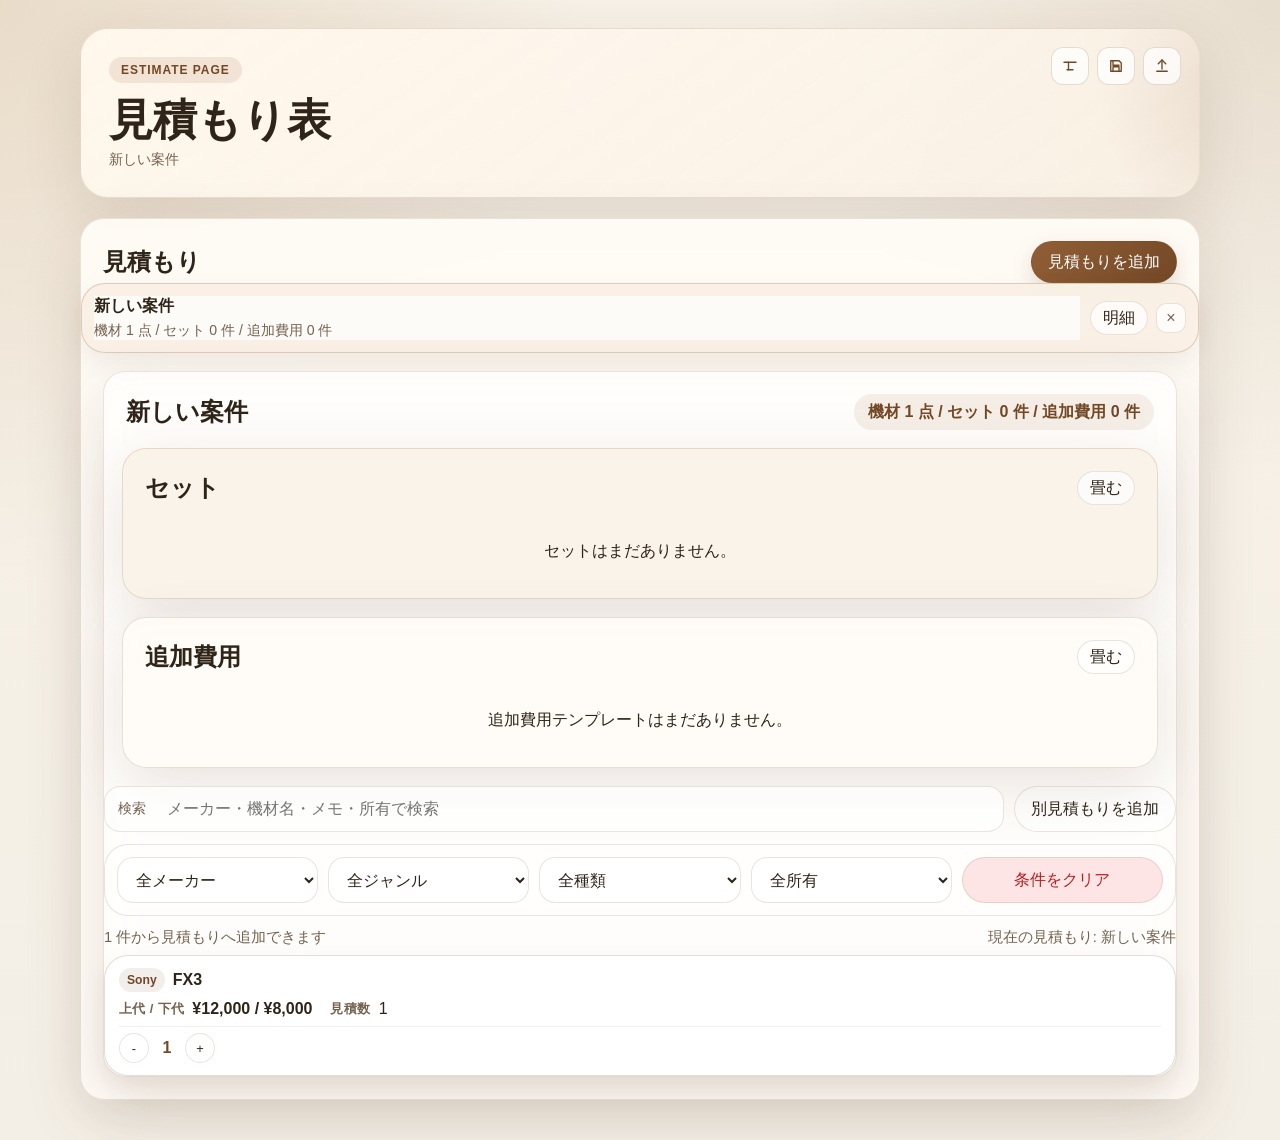
<file: 見積もり表.html>
<!doctype html>
<html lang="ja">
  <head>
    <meta charset="UTF-8" />
    <meta name="viewport" content="width=device-width, initial-scale=1.0" />
    <title>見積もり表</title>
    <style>
      :root {
        color-scheme: light;
        --bg: #f4efe6;
        --paper: rgba(255, 252, 247, 0.92);
        --paper-strong: #fffdf8;
        --line: rgba(122, 91, 58, 0.16);
        --text: #2f2418;
        --muted: #74624f;
        --accent: #915f36;
        --accent-strong: #734826;
        --accent-soft: rgba(145, 95, 54, 0.12);
        --good: #2f6b46;
        --brand: #915f36;
        --brand-strong: #734826;
        --text-muted: #74624f;
        --success: #2f6b46;
        --warning: #a16207;
        --danger: #b91c1c;
        --radius-md: 18px;
        --radius-lg: 24px;
        --shadow: 0 18px 60px rgba(71, 42, 13, 0.12);
      }

      * {
        box-sizing: border-box;
      }

      body {
        margin: 0;
        min-height: 100vh;
        background:
          radial-gradient(circle at top left, rgba(210, 184, 151, 0.38), transparent 34%),
          radial-gradient(circle at top right, rgba(162, 132, 97, 0.18), transparent 28%),
          linear-gradient(180deg, #f7f1e7 0%, var(--bg) 100%);
        color: var(--text);
        font-family: "Avenir Next", "Hiragino Sans", "Yu Gothic", sans-serif;
      }

      .shell {
        width: min(1120px, calc(100vw - 32px));
        margin: 0 auto;
        padding: 28px 0 40px;
      }

      .hero {
        position: relative;
        overflow: hidden;
        padding: 28px;
        border: 1px solid var(--line);
        border-radius: 28px;
        background: linear-gradient(145deg, rgba(255, 248, 238, 0.96), rgba(250, 241, 229, 0.88));
        box-shadow: var(--shadow);
      }

      .hero::after {
        content: "";
        position: absolute;
        inset: auto -18% -36% auto;
        width: 320px;
        height: 320px;
        border-radius: 50%;
        background: radial-gradient(circle, rgba(145, 95, 54, 0.14), transparent 62%);
        pointer-events: none;
      }

      .eyebrow {
        display: inline-flex;
        align-items: center;
        gap: 8px;
        padding: 6px 12px;
        border-radius: 999px;
        background: var(--accent-soft);
        color: var(--accent-strong);
        font-size: 12px;
        font-weight: 700;
        letter-spacing: 0.08em;
        text-transform: uppercase;
      }

      .hero h1 {
        margin: 14px 0 8px;
        font-size: clamp(28px, 4vw, 44px);
        line-height: 1.05;
      }

      .hero-corner-actions {
        position: absolute;
        top: 18px;
        right: 18px;
        display: flex;
        align-items: center;
        gap: 8px;
        z-index: 1;
      }

      .hero p {
        margin: 0;
        color: var(--muted);
        font-size: 14px;
      }

      .hero-actions {
        display: flex;
        flex-wrap: wrap;
        align-items: center;
        gap: 12px;
        margin-top: 18px;
      }

      .hero-icon-button {
        display: inline-grid;
        place-items: center;
        width: 38px;
        height: 38px;
        border: 1px solid rgba(115, 72, 38, 0.18);
        border-radius: 12px;
        background: rgba(255, 255, 255, 0.74);
        color: var(--accent-strong);
        cursor: pointer;
        transition: transform 160ms ease, background 160ms ease, box-shadow 160ms ease;
      }

      .hero-icon-button:hover {
        transform: translateY(-1px);
        box-shadow: 0 8px 20px rgba(115, 72, 38, 0.12);
      }

      .hero-icon-button svg {
        width: 18px;
        height: 18px;
        fill: none;
        stroke: currentColor;
        stroke-width: 1.8;
        stroke-linecap: round;
        stroke-linejoin: round;
      }

      .hero-button,
      .hero-select {
        min-height: 42px;
        border: 1px solid rgba(115, 72, 38, 0.18);
        border-radius: 14px;
        background: rgba(255, 255, 255, 0.72);
        color: var(--accent-strong);
        font: inherit;
      }

      .hero-button {
        padding: 0 16px;
        font-weight: 700;
        cursor: pointer;
      }

      .hero-button.secondary {
        color: var(--muted);
      }

      .project-picker {
        display: inline-flex;
        flex-direction: column;
        gap: 6px;
        color: var(--muted);
        font-size: 12px;
      }

      .hero-select {
        min-width: 220px;
        padding: 0 12px;
      }

      .hero-note {
        margin-top: 14px;
        padding: 12px 14px;
        border: 1px solid var(--line);
        border-radius: 16px;
        background: rgba(255, 255, 255, 0.56);
        color: var(--muted);
        font-size: 13px;
      }

      .hero-meta {
        display: flex;
        flex-wrap: wrap;
        gap: 12px;
        margin-top: 18px;
      }

      .hero-meta-card {
        min-width: 180px;
        padding: 14px 16px;
        border: 1px solid var(--line);
        border-radius: 18px;
        background: rgba(255, 255, 255, 0.56);
      }

      .hero-meta-label {
        display: block;
        margin-bottom: 6px;
        color: var(--muted);
        font-size: 12px;
      }

      .hero-meta-value {
        font-size: 18px;
        font-weight: 700;
      }

      .layout {
        display: grid;
        gap: 20px;
        margin-top: 20px;
      }

      .panel {
        border: 1px solid var(--line);
        border-radius: 24px;
        background: var(--paper);
        box-shadow: var(--shadow);
        backdrop-filter: blur(16px);
      }

      .panel-head {
        display: flex;
        justify-content: space-between;
        align-items: flex-start;
        gap: 16px;
        padding: 22px 22px 0;
      }

      .panel-head h2 {
        margin: 0;
        font-size: 22px;
      }

      .panel-head p {
        margin: 8px 0 0;
        color: var(--muted);
        font-size: 14px;
      }

      .summary-grid {
        display: grid;
        grid-template-columns: repeat(auto-fit, minmax(180px, 1fr));
        gap: 12px;
        padding: 20px 22px 22px;
      }

      .summary-card {
        padding: 16px;
        border-radius: 20px;
        border: 1px solid var(--line);
        background: rgba(255, 255, 255, 0.6);
      }

      .summary-card strong {
        display: block;
        font-size: 12px;
        color: var(--muted);
        margin-bottom: 8px;
      }

      .summary-card span {
        font-size: 24px;
        font-weight: 700;
      }

      .summary-card.accent {
        background: linear-gradient(135deg, rgba(145, 95, 54, 0.16), rgba(255, 255, 255, 0.72));
      }

      .table-wrap {
        padding: 0 22px 22px;
        overflow-x: auto;
      }

      table {
        width: 100%;
        border-collapse: collapse;
        min-width: 760px;
      }

      th,
      td {
        padding: 14px 12px;
        border-bottom: 1px solid var(--line);
        text-align: left;
        vertical-align: middle;
      }

      th {
        color: var(--muted);
        font-size: 12px;
        letter-spacing: 0.04em;
        text-transform: uppercase;
      }

      tbody tr:last-child td {
        border-bottom: none;
      }

      .item-kind {
        display: inline-flex;
        align-items: center;
        gap: 6px;
        padding: 4px 10px;
        border-radius: 999px;
        background: var(--accent-soft);
        color: var(--accent-strong);
        font-size: 11px;
        font-weight: 700;
        letter-spacing: 0.05em;
        text-transform: uppercase;
      }

      .item-name {
        display: flex;
        flex-direction: column;
        gap: 6px;
      }

      .sub-line {
        color: var(--muted);
        font-size: 12px;
      }

      .qty-controls {
        display: inline-flex;
        align-items: center;
        gap: 8px;
      }

      .qty-controls button {
        width: 32px;
        height: 32px;
        border: none;
        border-radius: 12px;
        background: var(--accent-soft);
        color: var(--accent-strong);
        font-size: 18px;
        cursor: pointer;
      }

      .qty-controls button:disabled {
        cursor: not-allowed;
        opacity: 0.4;
      }

      .qty-value {
        min-width: 34px;
        text-align: center;
        font-weight: 700;
      }

      .stock-chip {
        display: inline-flex;
        align-items: center;
        gap: 6px;
        padding: 5px 10px;
        border-radius: 999px;
        background: rgba(47, 107, 70, 0.12);
        color: var(--good);
        font-size: 12px;
        font-weight: 700;
      }

      .muted {
        color: var(--muted);
      }

      .adjustments {
        padding: 0 22px 22px;
      }

      .adjustment-list {
        display: grid;
        gap: 10px;
      }

      .adjustment-card {
        display: flex;
        justify-content: space-between;
        gap: 12px;
        padding: 14px 16px;
        border: 1px solid var(--line);
        border-radius: 18px;
        background: rgba(255, 255, 255, 0.52);
      }

      .primary-button,
      .ghost-button,
      .danger-button,
      .mini-button,
      .asset-icon-button,
      .project-card-main,
      .pill-action {
        appearance: none;
        border: 1px solid var(--line);
        cursor: pointer;
        font: inherit;
      }

      .primary-button,
      .ghost-button,
      .danger-button,
      .mini-button {
        display: inline-flex;
        align-items: center;
        justify-content: center;
        min-height: 42px;
        padding: 0 16px;
        border-radius: 999px;
        transition: transform 160ms ease, box-shadow 160ms ease, background 160ms ease;
      }

      .primary-button:hover,
      .ghost-button:hover,
      .danger-button:hover,
      .mini-button:hover,
      .pill-action:hover,
      .asset-icon-button:hover {
        transform: translateY(-1px);
      }

      .primary-button {
        background: linear-gradient(135deg, var(--accent), var(--accent-strong));
        color: #fff;
        box-shadow: 0 8px 20px rgba(115, 72, 38, 0.18);
      }

      .ghost-button,
      .mini-button,
      .asset-icon-button,
      .project-card-main,
      .pill-action {
        background: rgba(255, 255, 255, 0.74);
        color: var(--text);
      }

      .danger-button {
        background: rgba(254, 226, 226, 0.88);
        color: var(--danger);
      }

      .mini-button {
        min-height: 34px;
        padding: 0 12px;
      }

      .toolbar {
        display: grid;
        grid-template-columns: minmax(0, 1.6fr) auto;
        gap: 10px;
        margin: 18px 0 12px;
      }

      .search-wrap,
      .field,
      .select,
      .text-input,
      .number-input {
        width: 100%;
      }

      .search-wrap {
        position: relative;
      }

      .search-wrap::before {
        content: "検索";
        position: absolute;
        top: 50%;
        left: 14px;
        transform: translateY(-50%);
        color: var(--text-muted);
        font-size: 0.86rem;
        pointer-events: none;
      }

      .text-input,
      .number-input,
      .select {
        min-height: 46px;
        padding: 0 14px;
        border-radius: 16px;
        border: 1px solid var(--line);
        background: rgba(255, 255, 255, 0.72);
        color: var(--text);
        font: inherit;
      }

      .search-wrap .text-input {
        padding-left: 62px;
      }

      .filter-panel {
        display: grid;
        grid-template-columns: repeat(5, minmax(0, 1fr));
        gap: 10px;
        padding: 12px;
        margin-bottom: 12px;
        border-radius: var(--radius-lg);
        background: rgba(255, 255, 255, 0.52);
        border: 1px solid var(--line);
      }

      .muted-row {
        display: flex;
        align-items: center;
        justify-content: space-between;
        gap: 12px;
        flex-wrap: wrap;
        margin-bottom: 8px;
        color: var(--text-muted);
        font-size: 0.92rem;
      }

      .equipment-name {
        font-weight: 700;
        overflow-wrap: anywhere;
      }

      .equipment-heading {
        display: inline-flex;
        align-items: center;
        flex-wrap: wrap;
        gap: 8px;
        min-width: 0;
      }

      .equipment-cell {
        display: flex;
        align-items: flex-start;
        gap: 10px;
        min-width: 0;
      }

      .manufacturer-chip {
        display: inline-flex;
        align-items: center;
        min-height: 24px;
        padding: 0 8px;
        border-radius: 999px;
        background: rgba(122, 91, 58, 0.1);
        color: var(--accent-strong);
        font-size: 0.76rem;
        font-weight: 700;
      }

      .note-text {
        margin: 0;
        color: var(--text-muted);
        line-height: 1.55;
        overflow-wrap: anywhere;
      }

      .sub-note {
        margin-top: 6px;
        color: var(--text-muted);
        font-size: 0.82rem;
      }

      .badge {
        display: inline-flex;
        align-items: center;
        min-height: 28px;
        padding: 0 10px;
        border-radius: 999px;
        font-size: 0.82rem;
        font-weight: 700;
      }

      .badge-gray {
        background: rgba(100, 116, 139, 0.16);
        color: #475569;
      }

      .stock {
        font-weight: 700;
      }

      .stock-ok {
        color: var(--success);
      }

      .stock-low {
        color: var(--warning);
      }

      .stock-empty {
        color: var(--danger);
      }

      .action-cluster {
        display: inline-flex;
        align-items: center;
        gap: 6px;
        flex-wrap: wrap;
      }

      .pill-action {
        display: inline-grid;
        place-items: center;
        min-width: 30px;
        height: 30px;
        padding: 0 8px;
        border-radius: 999px;
        font-size: 0.8rem;
      }

      .pill-action[disabled] {
        opacity: 0.42;
        cursor: not-allowed;
      }

      .asset-icon-button {
        display: inline-grid;
        place-items: center;
        width: 30px;
        height: 30px;
        padding: 0;
        border-radius: 10px;
        color: var(--text-muted);
      }

      .selected-qty {
        font-weight: 700;
        color: var(--brand-strong);
        min-width: 24px;
        text-align: center;
      }

      .selected-qty.is-zero {
        color: var(--text-muted);
      }

      .inventory-grid,
      .selection-grid,
      .project-grid,
      .selection-picker-grid,
      .history-list {
        display: grid;
        gap: 12px;
      }

      .project-grid {
        grid-template-columns: repeat(auto-fit, minmax(220px, 1fr));
      }

      .selection-picker-grid {
        grid-template-columns: repeat(auto-fit, minmax(260px, 1fr));
      }

      .inventory-card,
      .project-card,
      .history-card {
        border-radius: var(--radius-lg);
        border: 1px solid rgba(122, 91, 58, 0.2);
        background: rgba(255, 255, 255, 0.9);
        box-shadow: 0 10px 24px rgba(71, 42, 13, 0.08);
      }

      .inventory-card {
        display: grid;
        gap: 8px;
        padding: 12px 14px;
      }

      .inventory-card-top {
        display: flex;
        align-items: flex-start;
        justify-content: space-between;
        gap: 14px;
      }

      .inventory-card-main {
        display: grid;
        gap: 8px;
        min-width: 0;
        flex: 1 1 auto;
      }

      .inventory-inline-groups {
        display: flex;
        align-items: center;
        gap: 12px 18px;
        flex-wrap: wrap;
      }

      .inventory-stock-total {
        color: var(--text-muted);
        font-weight: 600;
      }

      .inventory-card-bottom {
        display: grid;
        grid-template-columns: minmax(0, 1fr);
        gap: 8px;
        align-items: start;
      }

      .info-group {
        display: grid;
        gap: 8px;
        min-width: 0;
      }

      .info-group-wide {
        grid-column: 1 / -1;
      }

      .info-label {
        color: var(--text-muted);
        font-size: 0.8rem;
        font-weight: 700;
        letter-spacing: 0.03em;
        text-transform: uppercase;
      }

      .inline-info {
        display: flex;
        align-items: center;
        gap: 8px;
        min-width: 0;
        flex-wrap: wrap;
      }

      .card-actions {
        display: flex;
        align-items: center;
        justify-content: space-between;
        gap: 10px;
        flex-wrap: wrap;
        padding-top: 6px;
        border-top: 1px solid rgba(122, 91, 58, 0.1);
      }

      .selection-picker-card .card-actions {
        justify-content: flex-start;
      }

      .empty-state {
        display: grid;
        place-items: center;
        gap: 8px;
        min-height: 220px;
        padding: 32px 16px;
        text-align: center;
      }

      .empty-state-mark {
        display: grid;
        place-items: center;
        width: 76px;
        height: 76px;
        border-radius: 24px;
        background: rgba(255, 255, 255, 0.64);
        color: var(--text-muted);
        font-size: 2rem;
      }

      .empty-state.compact {
        min-height: 0;
        padding: 20px 16px;
      }

      .section-head {
        display: flex;
        align-items: center;
        justify-content: space-between;
        gap: 14px;
        flex-wrap: wrap;
        padding: 22px 22px 0;
      }

      .section-head h2,
      .section-head p,
      .estimate-selected-head h3,
      .estimate-selected-head p {
        margin: 0;
      }

      .section-head p,
      .estimate-selected-head p {
        color: var(--text-muted);
        font-size: 0.92rem;
      }

      .section-head-actions,
      .selection-workspace-actions {
        display: flex;
        align-items: center;
        gap: 10px;
        flex-wrap: wrap;
      }

      .project-card {
        display: grid;
        grid-template-columns: minmax(0, 1fr) auto;
        gap: 10px;
        align-items: center;
        padding: 12px;
      }

      .project-stack {
        display: grid;
        gap: 8px;
      }

      .project-card-actions {
        display: flex;
        align-items: center;
        gap: 8px;
      }

      .project-card.active {
        border-color: rgba(145, 95, 54, 0.26);
        background: rgba(250, 241, 229, 0.96);
      }

      .project-card-main {
        display: grid;
        gap: 4px;
        padding: 0;
        text-align: left;
        border: none;
      }

      .project-card-main strong {
        font-size: 1rem;
      }

      .project-card-main span {
        color: var(--text-muted);
        font-size: 0.88rem;
      }

      .selection-project-summary {
        display: inline-flex;
        align-items: center;
        min-height: 36px;
        padding: 0 14px;
        border-radius: 999px;
        background: rgba(145, 95, 54, 0.1);
        color: var(--accent-strong);
        font-weight: 700;
      }

      .project-result-panel {
        padding: 14px 16px 16px;
        border-radius: 20px;
        border: 1px solid rgba(145, 95, 54, 0.16);
        background: rgba(255, 255, 255, 0.82);
      }

      .project-result-head {
        display: flex;
        justify-content: space-between;
        gap: 12px;
        align-items: center;
        margin-bottom: 12px;
        flex-wrap: wrap;
      }

      .project-result-head h3,
      .project-result-head p {
        margin: 0;
      }

      .project-result-head p {
        color: var(--text-muted);
        font-size: 0.9rem;
      }

      .project-result-table {
        width: 100%;
        border-collapse: collapse;
        min-width: 0;
      }

      .project-result-table th,
      .project-result-table td {
        padding: 10px 8px;
        border-bottom: 1px solid rgba(122, 91, 58, 0.12);
        text-align: left;
        vertical-align: top;
      }

      .project-result-table th {
        color: var(--text-muted);
        font-size: 12px;
        letter-spacing: 0.04em;
        text-transform: uppercase;
      }

      .project-result-table tbody tr:last-child td {
        border-bottom: none;
      }

      .project-result-summary {
        margin-top: 12px;
        display: grid;
        grid-template-columns: repeat(auto-fit, minmax(140px, 1fr));
        gap: 10px;
      }

      .project-result-card {
        padding: 12px 14px;
        border-radius: 16px;
        border: 1px solid rgba(122, 91, 58, 0.12);
        background: rgba(250, 241, 229, 0.5);
      }

      .project-result-card strong {
        display: block;
        margin-bottom: 6px;
        font-size: 12px;
        color: var(--text-muted);
      }

      .project-result-card span {
        font-size: 1.1rem;
        font-weight: 700;
      }

      .project-adjustments-section {
        margin-top: 14px;
        padding-top: 14px;
        border-top: 1px solid rgba(122, 91, 58, 0.12);
      }

      .project-adjustments-section h4 {
        margin: 0 0 10px;
        font-size: 14px;
      }

      .project-adjustments-grid {
        display: grid;
        gap: 10px;
      }

      .project-adjustment-row {
        display: grid;
        grid-template-columns: minmax(0, 1.2fr) minmax(0, 1.1fr) 120px minmax(0, 1fr) auto;
        gap: 8px;
        align-items: center;
      }

      .project-adjustment-row .select,
      .project-adjustment-row .number-input,
      .project-adjustment-row .text-input {
        min-height: 40px;
      }

      .section-panel-inner {
        margin: 18px 22px 22px;
        border-radius: 22px;
        background: rgba(255, 255, 255, 0.56);
      }

      .estimate-subsection {
        margin: 18px;
      }

      .estimate-panel-packages {
        border-color: rgba(145, 95, 54, 0.18);
        background: rgba(250, 241, 229, 0.84);
      }

      .estimate-panel-extras {
        border-color: rgba(122, 91, 58, 0.18);
        background: rgba(255, 252, 247, 0.92);
      }

      .estimate-collapsed-note {
        margin-top: 10px;
        padding: 12px 14px;
        border: 1px dashed rgba(122, 91, 58, 0.18);
        border-radius: 16px;
        color: var(--text-muted);
        background: rgba(255, 255, 255, 0.5);
      }

      .pack-grid {
        margin-top: 16px;
      }

      .extra-fee-grid {
        margin-bottom: 18px;
      }

      .estimate-selected-list {
        margin-top: 18px;
        padding-top: 16px;
        border-top: 1px dashed rgba(122, 91, 58, 0.18);
      }

      .history-card {
        padding: 14px 16px;
      }

      .history-header,
      .history-title,
      .history-header-actions {
        display: flex;
        align-items: center;
        gap: 10px;
        flex-wrap: wrap;
        justify-content: space-between;
      }

      .price-value {
        font-weight: 700;
      }

      .empty {
        padding: 24px 22px 28px;
        color: var(--muted);
      }

      .error {
        margin-top: 20px;
        padding: 20px;
        border: 1px solid rgba(160, 32, 32, 0.2);
        border-radius: 20px;
        background: rgba(255, 240, 240, 0.92);
        color: #7f1d1d;
      }

      @media (max-width: 720px) {
        .shell {
          width: min(100vw - 18px, 100%);
          padding-top: 18px;
        }

        .hero,
        .panel {
          border-radius: 22px;
        }

        .panel-head,
        .summary-grid,
        .table-wrap,
        .adjustments {
          padding-left: 16px;
          padding-right: 16px;
        }

        .summary-grid {
          grid-template-columns: 1fr 1fr;
        }

        .toolbar,
        .filter-panel {
          grid-template-columns: 1fr;
        }

        .section-panel-inner {
          margin-left: 16px;
          margin-right: 16px;
        }

        .estimate-subsection {
          margin: 12px;
        }

        .hero-corner-actions {
          top: 14px;
          right: 14px;
        }

        .project-result-summary {
          grid-template-columns: 1fr;
        }

        .project-adjustment-row {
          grid-template-columns: 1fr;
        }
      }
    </style>
  </head>
  <body>
    <script>
      window.__CLIENT_ESTIMATE_PAYLOAD__ = {"exportedAt":"2026-05-13T09:02:00.414Z","projectId":"new-project","projectName":"新しい案件","settings":{"pageTitle":"見積もり表","showCostPrice":true,"showStock":false,"ignoreStockLimit":false,"showAdjustments":false},"adjustments":[],"snapshot":{"equipment":[{"id":"e1","manufacturer":"Sony","name":"FX3","price":12000,"priceLower":8000,"stock":5,"isNetPrice":true,"notes":"","genres":["Camera"],"types":["Body"],"ownerships":[]}],"packs":[],"extraFeeTemplates":[],"estimateProjects":[{"id":"new-project","name":"新しい案件","items":[{"id":"i1","equipId":"e1","qty":1}],"packItems":[],"extraItems":[],"priceAdjustments":[]}]}};
    </script>
    <main id="app" class="shell"></main>
    <script>
      const ORIGINAL_TEMPLATE_HTML = `<!doctype html>\n${document.documentElement.outerHTML}`;
      const embeddedTemplatePayload = window.__CLIENT_ESTIMATE_PAYLOAD__;
      const app = document.getElementById("app");
      let currentPayload = embeddedTemplatePayload && typeof embeddedTemplatePayload === "object" ? embeddedTemplatePayload : null;
      let currentSourceKind = currentPayload ? "embedded" : "empty";
      let currentSourceLabel = currentPayload ? "このページに埋め込まれた見積データ" : "未読込";
      let currentTemplateFileHandle = null;
      let saveTemplateTimer = null;
      let hasUnsavedTemplateChanges = false;
      const uiState = {
        searchText: "",
        filterManufacturer: "",
        filterGenre: "",
        filterType: "",
        filterOwnership: "",
        estimateSectionOpen: {
          packages: true,
          extras: true,
        },
        projectResultOpen: {},
      };

      function idsEqual(left, right) {
        if (left === null || left === undefined || right === null || right === undefined) {
          return false;
        }
        return String(left) === String(right);
      }


      function toPositiveInt(value, fallback = 0) {
        const parsed = Number.parseInt(value, 10);
        return Number.isFinite(parsed) && parsed >= 0 ? parsed : fallback;
      }

      function escapeHTML(value) {
        return String(value ?? "")
          .replaceAll("&", "&amp;")
          .replaceAll("<", "&lt;")
          .replaceAll(">", "&gt;")
          .replaceAll('"', "&quot;")
          .replaceAll("'", "&#39;");
      }

      function formatPrice(amount) {
        if (!amount && amount !== 0) return "-";
        return `¥${Number(amount).toLocaleString("ja-JP")}`;
      }

      function clone(value) {
        return JSON.parse(JSON.stringify(value));
      }

      function compareText(a, b) {
        return String(a || "").localeCompare(String(b || ""), "ja", {
          numeric: true,
          sensitivity: "base",
        });
      }

      function getItemGenres(item) {
        const genres = Array.isArray(item?.genres) ? item.genres : [];
        if (genres.length > 0) {
          return genres.map((entry) => String(entry || "").trim()).filter(Boolean);
        }
        const legacyGenre = String(item?.genre || "").trim();
        return legacyGenre ? [legacyGenre] : [];
      }

      function getItemTypes(item) {
        return (Array.isArray(item?.types) ? item.types : [])
          .map((entry) => String(entry || "").trim())
          .filter(Boolean);
      }

      function getItemOwnerships(item) {
        return Array.isArray(item?.ownerships) ? item.ownerships : [];
      }

      function createEmptyProject(seed = {}) {
        return {
          id: String(seed?.id || `estimate-${Date.now()}-${Math.random().toString(16).slice(2, 8)}`),
          name: String(seed?.name || "見積もり").trim() || "見積もり",
          items: Array.isArray(seed?.items) ? clone(seed.items) : [],
          packItems: Array.isArray(seed?.packItems) ? clone(seed.packItems) : [],
          extraItems: Array.isArray(seed?.extraItems) ? clone(seed.extraItems) : [],
          priceAdjustments: Array.isArray(seed?.priceAdjustments) ? clone(seed.priceAdjustments) : [],
        };
      }

      function createPriceAdjustment(seed = {}) {
        return {
          id: String(seed.id ?? `adj-${Date.now()}-${Math.random().toString(16).slice(2)}`),
          scope: String(seed.scope ?? "project"),
          type: String(seed.type ?? "discount-pct"),
          value: toPositiveInt(seed.value, 0),
          label: String(seed.label ?? "").trim(),
        };
      }

      function normalizePayload(sourcePayload = null) {
        if (!sourcePayload || typeof sourcePayload !== "object") {
          return null;
        }

        const snapshot = sourcePayload?.snapshot && typeof sourcePayload.snapshot === "object"
          ? clone(sourcePayload.snapshot)
          : {};
        snapshot.equipment = Array.isArray(snapshot.equipment) ? snapshot.equipment : [];
        snapshot.packs = Array.isArray(snapshot.packs) ? snapshot.packs : [];
        snapshot.extraFeeTemplates = Array.isArray(snapshot.extraFeeTemplates) ? snapshot.extraFeeTemplates : [];
        snapshot.estimateProjects = Array.isArray(snapshot.estimateProjects)
          ? snapshot.estimateProjects.map((project, index) => createEmptyProject({
            ...project,
            id: project?.id ?? `estimate-${index + 1}`,
          }))
          : [];

        const fallbackProjectName = String(sourcePayload?.projectName || sourcePayload?.settings?.pageTitle || "見積もり").trim() || "見積もり";
        const activeProject = snapshot.estimateProjects.find((entry) => idsEqual(entry.id, sourcePayload?.projectId)) || snapshot.estimateProjects[0] || null;

        return {
          exportedAt: String(sourcePayload?.exportedAt || "").trim(),
          projectId: activeProject?.id || "",
          projectName: String(sourcePayload?.projectName || activeProject?.name || fallbackProjectName).trim() || fallbackProjectName,
          settings: {
            pageTitle: String(sourcePayload?.settings?.pageTitle || sourcePayload?.projectName || activeProject?.name || "見積もり表").trim() || "見積もり表",
            showCostPrice: Boolean(sourcePayload?.settings?.showCostPrice),
            showStock: Boolean(sourcePayload?.settings?.showStock),
            ignoreStockLimit: Boolean(sourcePayload?.settings?.showStock)
              ? false
              : Boolean(sourcePayload?.settings?.ignoreStockLimit),
            showAdjustments: Boolean(sourcePayload?.settings?.showAdjustments),
          },
          adjustments: Array.isArray(sourcePayload?.adjustments)
            ? clone(sourcePayload.adjustments)
            : (Array.isArray(activeProject?.priceAdjustments) ? clone(activeProject.priceAdjustments) : []),
          snapshot,
        };
      }

      function createPayloadFromSharedList(rawData) {
        const estimateProjects = Array.isArray(rawData?.estimateProjects) ? clone(rawData.estimateProjects) : [];
        const estimatePageSettings = rawData?.appSettings?.estimatePageSettings || {};
        const firstProject = estimateProjects[0] || null;
        const defaultProjectName = String(firstProject?.name || "見積もり表").trim() || "見積もり表";

        const pageTitle = String(firstProject?.name || defaultProjectName).trim() || "見積もり表";
        return normalizePayload({
          exportedAt: String(rawData?.exportedAt || new Date().toISOString()),
          projectId: firstProject?.id || "",
          projectName: String(firstProject?.name || defaultProjectName).trim() || defaultProjectName,
          settings: {
            pageTitle,
            showCostPrice: Boolean(estimatePageSettings?.showCostPrice),
            showStock: Boolean(estimatePageSettings?.showStock),
            ignoreStockLimit: Boolean(estimatePageSettings?.showStock)
              ? false
              : Boolean(estimatePageSettings?.ignoreStockLimit),
            showAdjustments: Boolean(estimatePageSettings?.showAdjustments),
          },
          adjustments: [],
          snapshot: {
            equipment: Array.isArray(rawData?.equipment) ? clone(rawData.equipment) : [],
            packs: Array.isArray(rawData?.packs) ? clone(rawData.packs) : [],
            extraFeeTemplates: Array.isArray(rawData?.extraFeeTemplates) ? clone(rawData.extraFeeTemplates) : [],
            estimateProjects,
          },
        });
      }

      function extractPayloadFromHtml(rawText) {
        const scriptCloseToken = "</scr" + "ipt>";
        const payloadPattern = new RegExp(`window\\.__CLIENT_ESTIMATE_PAYLOAD__ = ([\\s\\S]*?);\\s*${scriptCloseToken}`);
        const match = rawText.match(payloadPattern);
        if (!match) {
          return null;
        }

        const jsonText = String(match[1] || "").trim();
        if (!jsonText || jsonText === "null") {
          return null;
        }

        return JSON.parse(jsonText);
      }

      function parseImportedPayload(rawText) {
        const embeddedPayload = extractPayloadFromHtml(rawText);
        if (embeddedPayload) {
          return embeddedPayload;
        }

        const parsed = JSON.parse(rawText);
        if (parsed && typeof parsed === "object" && parsed.snapshot && Object.prototype.hasOwnProperty.call(parsed, "projectId")) {
          return parsed;
        }

        if (parsed && typeof parsed === "object" && Array.isArray(parsed.estimateProjects)) {
          return createPayloadFromSharedList(parsed);
        }

        throw new Error("見積データとして解釈できませんでした。");
      }

      function createState(sourcePayload = currentPayload) {
        const normalizedPayload = normalizePayload(sourcePayload);
        const snapshot = normalizedPayload?.snapshot || {};
        const sourceProject = (snapshot.estimateProjects || []).find((entry) => idsEqual(entry.id, normalizedPayload?.projectId)) || null;
        return {
          snapshot,
          project: sourceProject ? clone(sourceProject) : null,
          settings: {
            pageTitle: String(normalizedPayload?.settings?.pageTitle || normalizedPayload?.projectName || "見積もり表").trim() || "見積もり表",
            showCostPrice: Boolean(normalizedPayload?.settings?.showCostPrice),
            showStock: Boolean(normalizedPayload?.settings?.showStock),
            ignoreStockLimit: Boolean(normalizedPayload?.settings?.ignoreStockLimit),
            showAdjustments: Boolean(normalizedPayload?.settings?.showAdjustments),
          },
          adjustments: Array.isArray(normalizedPayload?.adjustments) ? clone(normalizedPayload.adjustments) : [],
          exportedAt: String(normalizedPayload?.exportedAt || "").trim(),
          projectName: String(normalizedPayload?.projectName || sourceProject?.name || "").trim(),
        };
      }

      let state = createState(currentPayload);

      function getSourceNote() {
        if (currentSourceKind === "empty") {
          return "見積データはまだ読み込まれていません。共有データ JSON を読み込んでください。";
        }
        if (currentSourceKind === "embedded") {
          return "このページに埋め込まれた見積データを表示しています。必要なら別のリストファイルへ差し替えられます。";
        }
        return `${currentSourceLabel} を読み込みました。機材一覧から数量を選び、必要に応じて見積もりを切り替えられます。`;
      }

      function saveIconSVG() {
        return `
          <svg viewBox="0 0 24 24" aria-hidden="true">
            <path d="M5 5h11l3 3v11H5z"></path>
            <path d="M8 5v6h8"></path>
            <path d="M8 19v-6h8v6"></path>
          </svg>
        `;
      }

      function escapeHtmlText(value) {
        return String(value ?? "")
          .replaceAll("&", "&amp;")
          .replaceAll("<", "&lt;")
          .replaceAll(">", "&gt;");
      }

      function isHtmlLikeFileName(name = "") {
        return /\.html?$/i.test(String(name || "").trim());
      }

      function getSuggestedTemplateFileName() {
        const currentFileName = decodeURIComponent(String(window.location.pathname || "").split("/").pop() || "").trim();
        if (isHtmlLikeFileName(currentFileName)) {
          return currentFileName;
        }
        const title = String(currentPayload?.settings?.pageTitle || "見積もり表").trim() || "見積もり表";
        return `${title}.html`;
      }

      function serializeCurrentTemplateHtml() {
        const scriptCloseToken = "</scr" + "ipt>";
        const payloadJson = JSON.stringify(currentPayload ?? null).replaceAll(scriptCloseToken, "<\\/script>");
        return ORIGINAL_TEMPLATE_HTML
          .replace(/<title>[\s\S]*?<\/title>/i, `<title>${escapeHtmlText(currentPayload?.settings?.pageTitle || "見積もり表")}</title>`)
          .replace(/window\.__CLIENT_ESTIMATE_PAYLOAD__ = [\s\S]*?;/, `window.__CLIENT_ESTIMATE_PAYLOAD__ = ${payloadJson};`);
      }

      function downloadSerializedTemplateHtml() {
        const blob = new Blob([serializeCurrentTemplateHtml()], { type: "text/html;charset=utf-8" });
        const objectUrl = URL.createObjectURL(blob);
        const link = document.createElement("a");
        link.href = objectUrl;
        link.download = getSuggestedTemplateFileName();
        link.rel = "noopener";
        link.style.display = "none";
        document.body.appendChild(link);
        link.click();
        window.setTimeout(() => {
          link.remove();
          URL.revokeObjectURL(objectUrl);
        }, 1000);
      }

      async function writeTemplateToHandle(handle) {
        const writable = await handle.createWritable();
        await writable.write(serializeCurrentTemplateHtml());
        await writable.close();
        currentTemplateFileHandle = handle;
        hasUnsavedTemplateChanges = false;
      }

      async function saveTemplateToHtml(forcePrompt = false) {
        if (!currentPayload) {
          return false;
        }

        let handle = forcePrompt ? null : currentTemplateFileHandle;

        if (!handle && typeof window.showSaveFilePicker === "function") {
          try {
            handle = await window.showSaveFilePicker({
              suggestedName: getSuggestedTemplateFileName(),
              types: [{
                description: "HTML",
                accept: {
                  "text/html": [".html", ".htm"],
                },
              }],
            });
          } catch (error) {
            if (error?.name === "AbortError") {
              return false;
            }
          }
        }

        if (handle) {
          await writeTemplateToHandle(handle);
          return true;
        }

        downloadSerializedTemplateHtml();
        hasUnsavedTemplateChanges = false;
        return true;
      }

      function scheduleTemplateSave() {
        if (!currentTemplateFileHandle || !currentPayload) {
          return;
        }

        window.clearTimeout(saveTemplateTimer);
        saveTemplateTimer = window.setTimeout(() => {
          saveTemplateToHtml(false).catch((error) => {
            console.error(error);
          });
        }, 240);
      }

      function markTemplateDirty() {
        if (!currentPayload) {
          return;
        }
        hasUnsavedTemplateChanges = true;
        scheduleTemplateSave();
      }

      function uploadIconSVG() {
        return `
          <svg viewBox="0 0 24 24" aria-hidden="true">
            <path d="M12 16V4"></path>
            <path d="M7 9l5-5 5 5"></path>
            <path d="M5 19h14"></path>
          </svg>
        `;
      }

      function titleIconSVG() {
        return `
          <svg viewBox="0 0 24 24" aria-hidden="true">
            <path d="M4 7h16"></path>
            <path d="M10 7v10"></path>
            <path d="M8 17h8"></path>
          </svg>
        `;
      }

      function renderImportControls() {
        return `
          <div class="hero-corner-actions">
            ${currentPayload ? `<button class="hero-icon-button" type="button" data-action="edit-template-title" aria-label="タイトル設定" title="タイトル設定">${titleIconSVG()}</button>` : ""}
            ${currentPayload ? `<button class="hero-icon-button" type="button" data-action="save-template-html" aria-label="このHTMLを保存" title="このHTMLを保存">${saveIconSVG()}</button>` : ""}
            <button class="hero-icon-button" type="button" data-action="open-import" aria-label="リストファイルを読み込む" title="リストファイルを読み込む">${uploadIconSVG()}</button>
            <input id="estimate-file-input" type="file" accept=".json,.html,.htm" hidden />
          </div>
        `;
      }

      function applyPayload(nextPayload, options = {}) {
        currentPayload = normalizePayload(nextPayload);
        currentSourceKind = options.sourceKind || "file";
        currentSourceLabel = options.sourceLabel || "読み込みデータ";
        if (options.resetUiState) {
          uiState.searchText = "";
          uiState.filterManufacturer = "";
          uiState.filterGenre = "";
          uiState.filterType = "";
          uiState.filterOwnership = "";
          uiState.estimateSectionOpen.packages = true;
          uiState.estimateSectionOpen.extras = true;
          uiState.projectResultOpen = {};
        }
        state = createState(currentPayload);
        if (options.markDirty) {
          markTemplateDirty();
        }
        render();
      }

      async function importListFile(file, options = {}) {
        if (!file) {
          return;
        }

        try {
          const rawText = await file.text();
          const nextPayload = parseImportedPayload(rawText);
          const importedHtml = isHtmlLikeFileName(file.name);
          if (importedHtml && options.fileHandle) {
            currentTemplateFileHandle = options.fileHandle;
          }
          applyPayload(nextPayload, {
            sourceKind: "file",
            sourceLabel: options.sourceLabel || file.name,
            resetUiState: true,
            markDirty: !importedHtml,
          });
        } catch (error) {
          window.alert("リストファイルを読み込めませんでした。共有データ JSON か、書き出し済みの見積 HTML を選択してください。");
        }
      }

      async function openImportPicker() {
        if (typeof window.showOpenFilePicker === "function") {
          try {
            const [handle] = await window.showOpenFilePicker({
              multiple: false,
              types: [{
                description: "見積データ",
                accept: {
                  "application/json": [".json"],
                  "text/html": [".html", ".htm"],
                },
              }],
            });
            if (!handle) {
              return;
            }
            const file = await handle.getFile();
            await importListFile(file, {
              fileHandle: handle,
              sourceLabel: file.name,
            });
            return;
          } catch (error) {
            if (error?.name === "AbortError") {
              return;
            }
          }
        }

        document.getElementById("estimate-file-input")?.click();
      }

      function switchProject(projectId) {
        const projects = Array.isArray(currentPayload?.snapshot?.estimateProjects) ? currentPayload.snapshot.estimateProjects : [];
        const nextProject = projects.find((entry) => String(entry.id) === String(projectId));
        if (!nextProject) {
          return;
        }

        const previousTitle = String(currentPayload?.settings?.pageTitle || "").trim();
        const previousProjectName = String(currentPayload?.projectName || "").trim();
        const nextTitle = !previousTitle || previousTitle === previousProjectName ? String(nextProject.name || "見積もり表") : previousTitle;
        applyPayload({
          ...currentPayload,
          projectId: nextProject.id,
          projectName: String(nextProject.name || "見積もり表").trim() || "見積もり表",
          settings: {
            ...currentPayload.settings,
            pageTitle: nextTitle,
          },
        }, {
          sourceKind: currentSourceKind,
          sourceLabel: currentSourceLabel,
        });
      }

      function editTemplateTitle() {
        if (!currentPayload) {
          return;
        }

        const currentTitle = String(currentPayload?.settings?.pageTitle || state.settings.pageTitle || "見積もり表").trim() || "見積もり表";
        const nextTitle = window.prompt("ページタイトルを入力してください。", currentTitle);
        if (nextTitle === null) {
          return;
        }

        currentPayload.settings = {
          ...currentPayload.settings,
          pageTitle: String(nextTitle).trim() || "見積もり表",
        };
        state = createState(currentPayload);
        markTemplateDirty();
        render();
      }

      function getEstimateProject(projectId = currentPayload?.projectId) {
        return (currentPayload?.snapshot?.estimateProjects || []).find((entry) => idsEqual(entry.id, projectId)) || null;
      }

      function getActiveEstimateProject() {
        return getEstimateProject(currentPayload?.projectId);
      }

      function getEstimateSelections(projectId = currentPayload?.projectId) {
        return getEstimateProject(projectId)?.items ?? [];
      }

      function getEstimatePackSelections(projectId = currentPayload?.projectId) {
        return getEstimateProject(projectId)?.packItems ?? [];
      }

      function getEstimateExtraItems(projectId = currentPayload?.projectId) {
        return getEstimateProject(projectId)?.extraItems ?? [];
      }

      function getEstimateSelectedQty(projectId, equipId) {
        return getEstimateSelections(projectId).find((item) => idsEqual(item.equipId, equipId))?.qty ?? 0;
      }

      function getEstimateSelectedPackQty(projectId, packId) {
        return getEstimatePackSelections(projectId).find((item) => idsEqual(item.packId, packId))?.qty ?? 0;
      }

      function getEstimateSelectedExtraQty(projectId, templateId) {
        return getEstimateExtraItems(projectId)
          .filter((item) => idsEqual(item.extraFeeId, templateId))
          .reduce((sum, item) => sum + toPositiveInt(item.qty, 0), 0);
      }

      function getEstimateRequiredQty(projectId, equipId) {
        const project = getEstimateProject(projectId);
        if (!project) {
          return 0;
        }

        let qty = getEstimateSelectedQty(projectId, equipId);
        (project.packItems || []).forEach((entry) => {
          const pack = getPack(entry.packId);
          (pack?.items || []).forEach((packItem) => {
            if (idsEqual(packItem.equipId, equipId)) {
              qty += toPositiveInt(packItem.qty, 0) * toPositiveInt(entry.qty, 0);
            }
          });
        });
        return qty;
      }

      function getEstimateRemainingStock(projectId, equipId) {
        const item = getEquipment(equipId);
        if (!item) {
          return 0;
        }
        return Math.max(0, toPositiveInt(item.stock, 0) - getEstimateRequiredQty(projectId, equipId));
      }

      function canAddEstimateSelection(projectId, equipId) {
        if (!state.settings.showStock && state.settings.ignoreStockLimit) {
          return true;
        }
        return getEstimateRemainingStock(projectId, equipId) > 0;
      }

      function getEstimatePackCapacity(projectId, packId) {
        const pack = getPack(packId);
        if (!pack || !Array.isArray(pack.items) || pack.items.length === 0) {
          return null;
        }

        const currentPackQty = getEstimateSelectedPackQty(projectId, packId);
        let maxQty = Infinity;
        pack.items.forEach((packItem) => {
          const item = getEquipment(packItem.equipId);
          if (!item || toPositiveInt(packItem.qty, 0) <= 0) {
            return;
          }
          const consumedByOthers = getEstimateRequiredQty(projectId, packItem.equipId) - currentPackQty * toPositiveInt(packItem.qty, 0);
          const availableForPack = Math.max(toPositiveInt(item.stock, 0) - consumedByOthers, 0);
          const itemMaxQty = Math.floor(availableForPack / toPositiveInt(packItem.qty, 1));
          maxQty = Math.min(maxQty, itemMaxQty);
        });

        return Number.isFinite(maxQty) ? Math.max(maxQty, 0) : null;
      }

      function canAddEstimatePackSelection(projectId, packId) {
        if (!state.settings.showStock && state.settings.ignoreStockLimit) {
          return true;
        }
        const capacity = getEstimatePackCapacity(projectId, packId);
        if (capacity === null) {
          return true;
        }
        return getEstimateSelectedPackQty(projectId, packId) + 1 <= capacity;
      }

      function getEstimateProjectTotals(project) {
        const items = project?.items ?? [];
        const packItems = project?.packItems ?? [];
        const extraItems = project?.extraItems ?? [];
        return {
          itemCount: items.length,
          qty: items.reduce((sum, item) => sum + toPositiveInt(item.qty, 0), 0),
          packCount: packItems.length,
          packQty: packItems.reduce((sum, item) => sum + toPositiveInt(item.qty, 0), 0),
          extraCount: extraItems.length,
        };
      }

      function getPackItemSummary(pack) {
        return (pack?.items || [])
          .map((entry) => {
            const item = getEquipment(entry.equipId);
            return item ? `${item.name} ×${entry.qty}` : "";
          })
          .filter(Boolean)
          .join(" / ");
      }

      function getNextEstimateProjectName() {
        const names = new Set((currentPayload?.snapshot?.estimateProjects || []).map((project) => project.name));
        let index = 1;
        while (names.has(`見積もり${index}`)) {
          index += 1;
        }
        return `見積もり${index}`;
      }

      function createEstimateProject(name = "") {
        return createEmptyProject({
          id: `estimate-${Date.now()}-${Math.random().toString(16).slice(2)}`,
          name: String(name || "").trim() || getNextEstimateProjectName(),
        });
      }

      function createEstimateProjectFromPrompt() {
        if (!currentPayload) {
          return;
        }
        const suggestedName = getNextEstimateProjectName();
        const nextName = window.prompt("見積もり名を入力してください。", suggestedName);
        if (nextName === null) {
          return;
        }
        const project = createEstimateProject(nextName);
        const projects = Array.isArray(currentPayload.snapshot?.estimateProjects) ? currentPayload.snapshot.estimateProjects : [];
        projects.push(project);
        currentPayload.snapshot.estimateProjects = projects;
        currentPayload.projectId = project.id;
        currentPayload.projectName = project.name;
        state = createState(currentPayload);
        markTemplateDirty();
        render();
      }

      function deleteEstimateProject(projectId) {
        const project = getEstimateProject(projectId);
        if (!project) {
          return;
        }
        if (!window.confirm(`「${project.name}」を削除しますか？`)) {
          return;
        }
        currentPayload.snapshot.estimateProjects = (currentPayload.snapshot?.estimateProjects || []).filter((entry) => !idsEqual(entry.id, projectId));
        const nextProject = currentPayload.snapshot.estimateProjects[0] || null;
        currentPayload.projectId = nextProject?.id || "";
        currentPayload.projectName = nextProject?.name || state.settings.pageTitle || "見積もり表";
        state = createState(currentPayload);
        markTemplateDirty();
        render();
      }

      function toggleEstimateSection(section) {
        if (section !== "packages" && section !== "extras") {
          return;
        }
        uiState.estimateSectionOpen[section] = !uiState.estimateSectionOpen[section];
        render();
      }

      function badge(label, kind) {
        return `<span class="badge ${kind}">${escapeHTML(label)}</span>`;
      }

      function equipmentHeading(item) {
        if (!item) {
          return `<span class="equipment-name">(不明)</span>`;
        }
        return `
          <span class="equipment-heading">
            ${item.manufacturer ? `<span class="manufacturer-chip">${escapeHTML(item.manufacturer)}</span>` : ""}
            <span class="equipment-name">${escapeHTML(item.name || "(不明)")}</span>
          </span>
        `;
      }

      function getActiveFilters(overrides = {}) {
        return {
          keyword: uiState.searchText.trim().toLowerCase(),
          manufacturer: uiState.filterManufacturer,
          genre: uiState.filterGenre,
          type: uiState.filterType,
          ownership: uiState.filterOwnership,
          ...overrides,
        };
      }

      function matchesEquipmentFilters(item, filters) {
        if (filters.keyword) {
          const ownershipText = getItemOwnerships(item).map((entry) => entry.name).join(" ");
          const genreText = getItemGenres(item).join(" ");
          const typeText = getItemTypes(item).join(" ");
          const haystack = `${item.manufacturer || ""} ${item.name || ""} ${item.notes || ""} ${ownershipText} ${genreText} ${typeText}`.toLowerCase();
          if (!haystack.includes(filters.keyword)) {
            return false;
          }
        }

        if (filters.manufacturer && item.manufacturer !== filters.manufacturer) {
          return false;
        }

        if (filters.genre && !getItemGenres(item).includes(filters.genre)) {
          return false;
        }

        if (filters.type && !getItemTypes(item).includes(filters.type)) {
          return false;
        }

        if (filters.ownership && !getItemOwnerships(item).some((entry) => entry.name === filters.ownership)) {
          return false;
        }

        return true;
      }

      function getEquipmentByFilters(overrides = {}) {
        const filters = getActiveFilters(overrides);
        return (state.snapshot?.equipment || [])
          .filter((item) => matchesEquipmentFilters(item, filters))
          .sort((left, right) => compareText(`${left.manufacturer || ""} ${left.name || ""}`, `${right.manufacturer || ""} ${right.name || ""}`));
      }

      function getLinkedFilterOptions(fieldName) {
        const baseItems = getEquipmentByFilters({
          manufacturer: fieldName === "manufacturer" ? "" : uiState.filterManufacturer,
          genre: fieldName === "genre" ? "" : uiState.filterGenre,
          type: fieldName === "type" ? "" : uiState.filterType,
          ownership: fieldName === "ownership" ? "" : uiState.filterOwnership,
        });

        if (fieldName === "manufacturer") {
          return [...new Set(baseItems.map((item) => item.manufacturer).filter(Boolean))].sort(compareText);
        }
        if (fieldName === "genre") {
          return [...new Set(baseItems.flatMap((item) => getItemGenres(item)).filter(Boolean))].sort(compareText);
        }
        if (fieldName === "type") {
          return [...new Set(baseItems.flatMap((item) => getItemTypes(item)).filter(Boolean))].sort(compareText);
        }
        if (fieldName === "ownership") {
          return [...new Set(baseItems.flatMap((item) => getItemOwnerships(item).map((entry) => entry.name)).filter(Boolean))].sort(compareText);
        }
        return [];
      }

      function clearFilters() {
        uiState.searchText = "";
        uiState.filterManufacturer = "";
        uiState.filterGenre = "";
        uiState.filterType = "";
        uiState.filterOwnership = "";
        render();
      }

      function getEquipment(equipId) {
        return (state.snapshot.equipment || []).find((item) => idsEqual(item.id, equipId)) || null;
      }

      function getPack(packId) {
        return (state.snapshot.packs || []).find((item) => idsEqual(item.id, packId)) || null;
      }

      function getExtraFeeTemplate(templateId) {
        return (state.snapshot.extraFeeTemplates || []).find((item) => idsEqual(item.id, templateId)) || null;
      }

      function getProjectDirectQty(equipId) {
        return (state.project?.items || []).find((item) => idsEqual(item.equipId, equipId))?.qty || 0;
      }

      function getProjectPackQty(packId) {
        return (state.project?.packItems || []).find((item) => idsEqual(item.packId, packId))?.qty || 0;
      }

      function getProjectRequiredQty(equipId) {
        let qty = getProjectDirectQty(equipId);
        (state.project?.packItems || []).forEach((entry) => {
          const pack = getPack(entry.packId);
          (pack?.items || []).forEach((packItem) => {
            if (idsEqual(packItem.equipId, equipId)) {
              qty += toPositiveInt(packItem.qty, 0) * toPositiveInt(entry.qty, 0);
            }
          });
        });
        return qty;
      }

      function canAddEquipment(equipId) {
        if (!state.settings.showStock && state.settings.ignoreStockLimit) {
          return true;
        }
        const item = getEquipment(equipId);
        if (!item) {
          return true;
        }
        return getProjectRequiredQty(equipId) + 1 <= toPositiveInt(item.stock, 0);
      }

      function getPackCapacity(packId) {
        const pack = getPack(packId);
        if (!pack || !Array.isArray(pack.items) || pack.items.length === 0) {
          return null;
        }

        const currentPackQty = getProjectPackQty(packId);
        let maxQty = Infinity;
        pack.items.forEach((packItem) => {
          const item = getEquipment(packItem.equipId);
          if (!item || toPositiveInt(packItem.qty, 0) <= 0) {
            return;
          }
          const consumedByOthers = getProjectRequiredQty(packItem.equipId) - currentPackQty * toPositiveInt(packItem.qty, 0);
          const availableForPack = Math.max(toPositiveInt(item.stock, 0) - consumedByOthers, 0);
          const itemMaxQty = Math.floor(availableForPack / toPositiveInt(packItem.qty, 1));
          maxQty = Math.min(maxQty, itemMaxQty);
        });

        return Number.isFinite(maxQty) ? Math.max(maxQty, 0) : null;
      }

      function canAddPack(packId) {
        if (!state.settings.showStock && state.settings.ignoreStockLimit) {
          return true;
        }
        const capacity = getPackCapacity(packId);
        if (capacity === null) {
          return true;
        }
        return getProjectPackQty(packId) + 1 <= capacity;
      }

      function createEntriesForProject(project = state.project) {
        const targetProject = project || null;
        const targetProjectId = targetProject?.id || currentPayload?.projectId;

        const equipmentEntries = (targetProject?.items || []).filter((entry) => toPositiveInt(entry.qty, 0) > 0).map((entry) => {
          const item = getEquipment(entry.equipId);
          return {
            key: `equipment:${entry.equipId}`,
            type: "equipment",
            id: entry.equipId,
            kindLabel: "機材",
            name: item ? `${item.manufacturer || ""} ${item.name || ""}`.trim() : "(不明)",
            qty: toPositiveInt(entry.qty, 0),
            price: toPositiveInt(item?.price, 0),
            costPrice: item?.isNetPrice ? toPositiveInt(item?.priceLower, 0) : null,
            stock: item ? toPositiveInt(item.stock, 0) : null,
            note: "",
          };
        });

        const packEntries = (targetProject?.packItems || []).filter((entry) => toPositiveInt(entry.qty, 0) > 0).map((entry) => {
          const pack = getPack(entry.packId);
          const capacity = getEstimatePackCapacity(targetProjectId, entry.packId);
          return {
            key: `pack:${entry.packId}`,
            type: "pack",
            id: entry.packId,
            kindLabel: "セット",
            name: pack?.name || "セット(不明)",
            qty: toPositiveInt(entry.qty, 0),
            price: toPositiveInt(pack?.price, 0),
            costPrice: null,
            stock: capacity,
            note: pack?.items?.length ? `${pack.items.length} 点で構成` : "",
          };
        });

        const extraEntries = (targetProject?.extraItems || []).filter((entry) => toPositiveInt(entry.qty, 0) > 0).map((entry) => ({
          key: `extra:${entry.id}`,
          type: "extra",
          id: entry.id,
          kindLabel: "追加費用",
          name: `${entry.category || "その他"}: ${entry.name || ""}`,
          qty: toPositiveInt(entry.qty, 0),
          price: toPositiveInt(entry.unitPrice, 0),
          costPrice: null,
          stock: null,
          note: entry.notes || "",
        }));

        return [...equipmentEntries, ...packEntries, ...extraEntries].map((entry) => ({
          ...entry,
          costLineTotal: entry.costPrice !== null ? entry.costPrice * entry.qty : 0,
          lineTotal: entry.price * entry.qty,
        }));
      }

      function createEntries() {
        return createEntriesForProject(state.project);
      }

      function getAdjustmentBase(scope, entries, subtotal) {
        if (scope === "project") {
          return { amount: subtotal, label: "全体" };
        }
        const entry = entries.find((item) => item.key === String(scope));
        return { amount: entry?.lineTotal || 0, label: entry?.name || "項目" };
      }

      function calcTotals(entries, adjustmentsSource = state.adjustments || []) {
        const subtotal = entries.reduce((sum, entry) => sum + entry.lineTotal, 0);
        const costSubtotal = entries.reduce((sum, entry) => sum + toPositiveInt(entry.costLineTotal, 0), 0);
        const adjustments = adjustmentsSource.map((adj) => {
          const base = getAdjustmentBase(adj.scope, entries, subtotal);
          const value = toPositiveInt(adj.value, 0);
          let amount = 0;
          if (adj.type === "discount-pct") {
            amount = -Math.round(base.amount * (value / 100));
          } else if (adj.type === "surcharge-pct") {
            amount = Math.round(base.amount * (value / 100));
          } else if (adj.type === "discount-fixed") {
            amount = -value;
          } else if (adj.type === "surcharge-fixed") {
            amount = value;
          }
          return {
            ...adj,
            scopeLabel: base.label,
            amount,
          };
        });
        const adjustmentTotal = adjustments.reduce((sum, entry) => sum + entry.amount, 0);
        return {
          subtotal,
          costSubtotal,
          adjustments,
          adjustmentTotal,
          total: Math.max(0, subtotal + adjustmentTotal),
        };
      }

      function toggleProjectResult(projectId) {
        uiState.projectResultOpen[projectId] = !uiState.projectResultOpen[projectId];
        render();
      }

      function getProjectAdjustmentOptions(project) {
        const entries = createEntriesForProject(project);
        return entries.map((entry) => ({
          value: entry.key,
          label: entry.name,
        }));
      }

      function syncProjectAdjustmentList(projectId, nextAdjustments) {
        const project = getEstimateProject(projectId);
        if (!project) {
          return;
        }

        project.priceAdjustments = nextAdjustments.map((entry) => createPriceAdjustment(entry));
        if (state.project && idsEqual(state.project.id, projectId)) {
          state.project.priceAdjustments = clone(project.priceAdjustments);
        }
        syncProjectIntoPayload();
        render();
      }

      function addProjectPriceAdjustment(projectId) {
        const project = getEstimateProject(projectId);
        if (!project) {
          return;
        }

        syncProjectAdjustmentList(projectId, [...(project.priceAdjustments || []), createPriceAdjustment()]);
      }

      function removeProjectPriceAdjustment(projectId, adjustmentId) {
        const project = getEstimateProject(projectId);
        if (!project) {
          return;
        }

        syncProjectAdjustmentList(projectId, (project.priceAdjustments || []).filter((entry) => entry.id !== adjustmentId));
      }

      function syncProjectPriceAdjustmentsFromDOM(projectId) {
        const root = document.querySelector(`[data-project-adjustments="${escapeHTML(projectId)}"]`);
        if (!root) {
          return;
        }

        const nextAdjustments = Array.from(root.querySelectorAll("[data-project-adj-row]")).map((row) => createPriceAdjustment({
          id: row.dataset.adjId,
          scope: row.querySelector("[data-project-adj-scope]")?.value || "project",
          type: row.querySelector("[data-project-adj-type]")?.value || "discount-pct",
          value: toPositiveInt(row.querySelector("[data-project-adj-value]")?.value, 0),
          label: row.querySelector("[data-project-adj-label]")?.value.trim() || "",
        }));

        const project = getEstimateProject(projectId);
        if (!project) {
          return;
        }
        project.priceAdjustments = nextAdjustments;
        if (state.project && idsEqual(state.project.id, projectId)) {
          state.project.priceAdjustments = clone(nextAdjustments);
        }
        syncProjectIntoPayload();
      }

      function renderProjectAdjustmentsEditor(project, adjustmentOptions) {
        const adjustments = Array.isArray(project?.priceAdjustments) ? project.priceAdjustments : [];
        return `
          <div class="project-adjustments-section" data-project-adjustments="${escapeHTML(project.id)}">
            <h4>割引・割増設定</h4>
            <div class="project-adjustments-grid">
              ${adjustments.map((adj) => `
                <div class="project-adjustment-row" data-project-adj-row data-adj-id="${escapeHTML(adj.id)}">
                  <select class="select" data-project-adj-scope>
                    <option value="project" ${adj.scope === "project" ? "selected" : ""}>全体</option>
                    ${adjustmentOptions.map((option) => `<option value="${escapeHTML(option.value)}"${String(adj.scope) === String(option.value) ? " selected" : ""}>${escapeHTML(option.label)}</option>`).join("")}
                  </select>
                  <select class="select" data-project-adj-type>
                    <option value="discount-pct" ${adj.type === "discount-pct" ? "selected" : ""}>割引（%）</option>
                    <option value="surcharge-pct" ${adj.type === "surcharge-pct" ? "selected" : ""}>割増（%）</option>
                    <option value="discount-fixed" ${adj.type === "discount-fixed" ? "selected" : ""}>割引（固定額）</option>
                    <option value="surcharge-fixed" ${adj.type === "surcharge-fixed" ? "selected" : ""}>割増（固定額）</option>
                  </select>
                  <input class="number-input" data-project-adj-value type="number" min="0" value="${toPositiveInt(adj.value, 0)}" placeholder="値" />
                  <input class="text-input" data-project-adj-label type="text" value="${escapeHTML(adj.label)}" placeholder="ラベル（任意）" />
                  <button class="pill-action pill-action-danger" data-action="remove-project-price-adjustment" data-project-id="${escapeHTML(project.id)}" data-adj-id="${escapeHTML(adj.id)}">削除</button>
                </div>
              `).join("")}
            </div>
            <button class="ghost-button" data-action="add-project-price-adjustment" data-project-id="${escapeHTML(project.id)}">割引・割増を追加</button>
          </div>
        `;
      }

      function renderProjectResultPanel(project) {
        const entries = createEntriesForProject(project);
        const showCostPrice = state.settings.showCostPrice;
        const showAdjustments = state.settings.showAdjustments;
        const projectAdjustments = showAdjustments && Array.isArray(project?.priceAdjustments) ? project.priceAdjustments : [];
        const totals = calcTotals(entries, projectAdjustments);
        const adjustmentSummary = showAdjustments && totals.adjustments.length > 0
          ? `${totals.adjustments.length} 件 / ${formatPrice(totals.adjustmentTotal)}`
          : "なし";
        const adjustmentOptions = getProjectAdjustmentOptions(project);

        return `
          <div class="project-result-panel">
            <div class="project-result-head">
              <div>
                <h3>${escapeHTML(project.name)} の明細</h3>
                <p>追加済みの機材・セット・追加費用と金額を確認できます。</p>
              </div>
            </div>
            ${entries.length > 0 ? `
              <div class="table-wrap">
                <table class="project-result-table">
                  <thead>
                    <tr>
                      <th>区分</th>
                      <th>項目</th>
                      <th>${showCostPrice ? "料金" : "単価"}</th>
                      <th>数量</th>
                      <th>小計</th>
                    </tr>
                  </thead>
                  <tbody>
                    ${entries.map((entry) => `
                      <tr>
                        <td>${escapeHTML(entry.kindLabel)}</td>
                        <td>
                          <strong>${escapeHTML(entry.name)}</strong>
                          ${entry.note ? `<div class="sub-line">${escapeHTML(entry.note)}</div>` : ""}
                        </td>
                        <td>
                          ${showCostPrice && entry.costPrice !== null
                            ? `<strong>${escapeHTML(formatPrice(entry.price))}</strong><div class="sub-line">下代 ${escapeHTML(formatPrice(entry.costPrice))}</div>`
                            : escapeHTML(formatPrice(entry.price))}
                        </td>
                        <td>${entry.qty}</td>
                        <td>${escapeHTML(formatPrice(entry.lineTotal))}</td>
                      </tr>
                    `).join("")}
                  </tbody>
                </table>
              </div>
            ` : `<div class="empty">まだ何も追加されていません。</div>`}
            <div class="project-result-summary">
              <div class="project-result-card">
                <strong>小計</strong>
                <span>${escapeHTML(formatPrice(totals.subtotal))}</span>
              </div>
              ${showCostPrice ? `
                <div class="project-result-card">
                  <strong>下代合計</strong>
                  <span>${escapeHTML(formatPrice(totals.costSubtotal))}</span>
                </div>
              ` : ""}
              ${showAdjustments ? `
                <div class="project-result-card">
                  <strong>調整</strong>
                  <span>${escapeHTML(adjustmentSummary)}</span>
                </div>
              ` : ""}
              <div class="project-result-card">
                <strong>合計</strong>
                <span>${escapeHTML(formatPrice(totals.total))}</span>
              </div>
            </div>
            ${showAdjustments ? renderProjectAdjustmentsEditor(project, adjustmentOptions) : ""}
          </div>
        `;
      }

      function syncProjectIntoPayload() {
        if (!currentPayload || !state.project) {
          return;
        }

        const nextProject = clone(state.project);
        const projects = Array.isArray(currentPayload?.snapshot?.estimateProjects)
          ? clone(currentPayload.snapshot.estimateProjects)
          : [];
        const existingIndex = projects.findIndex((entry) => idsEqual(entry.id, nextProject.id));
        if (existingIndex >= 0) {
          projects[existingIndex] = nextProject;
        } else {
          projects.push(nextProject);
        }

        currentPayload.snapshot.estimateProjects = projects;
        currentPayload.projectId = nextProject.id;
        currentPayload.projectName = nextProject.name;
        markTemplateDirty();
      }

      function setActiveEstimateProject(projectId) {
        const project = getEstimateProject(projectId);
        if (!project) {
          return;
        }
        currentPayload.projectId = project.id;
        currentPayload.projectName = project.name;
        state = createState(currentPayload);
        markTemplateDirty();
        render();
      }

      function addEstimateSelection(equipId) {
        const project = getActiveEstimateProject();
        if (!project || !canAddEstimateSelection(project.id, equipId)) {
          return;
        }
        setDirectQty(equipId, getProjectDirectQty(equipId) + 1);
      }

      function removeEstimateSelectionUnit(equipId) {
        if (!getActiveEstimateProject()) {
          return;
        }
        setDirectQty(equipId, getProjectDirectQty(equipId) - 1);
      }

      function addEstimatePackSelection(packId) {
        const project = getActiveEstimateProject();
        if (!project || !canAddEstimatePackSelection(project.id, packId)) {
          return;
        }
        setPackQty(packId, getProjectPackQty(packId) + 1);
      }

      function removeEstimatePackSelectionUnit(packId) {
        if (!getActiveEstimateProject()) {
          return;
        }
        setPackQty(packId, getProjectPackQty(packId) - 1);
      }

      function removeEstimatePackSelectionAll(packId) {
        if (!getActiveEstimateProject()) {
          return;
        }
        setPackQty(packId, 0);
      }

      function addEstimateExtraSelection(templateId) {
        if (!getActiveEstimateProject()) {
          return;
        }
        setExtraQty(templateId, getEstimateSelectedExtraQty(currentPayload?.projectId, templateId) + 1);
      }

      function removeEstimateExtraSelectionUnit(templateId) {
        if (!getActiveEstimateProject()) {
          return;
        }
        setExtraQty(templateId, getEstimateSelectedExtraQty(currentPayload?.projectId, templateId) - 1);
      }

      function removeEstimateExtraSelectionAll(templateId) {
        if (!getActiveEstimateProject()) {
          return;
        }
        setExtraQty(templateId, 0);
      }

      function renderEquipmentFilterPanel(manufacturerOptions, genreOptions, typeOptions, ownershipNames) {
        return `
          <div class="filter-panel">
            <select id="filter-manufacturer" class="select">
              <option value="">全メーカー</option>
              ${manufacturerOptions.map((option) => `<option value="${escapeHTML(option)}"${uiState.filterManufacturer === option ? " selected" : ""}>${escapeHTML(option)}</option>`).join("")}
            </select>
            <select id="filter-genre" class="select">
              <option value="">全ジャンル</option>
              ${genreOptions.map((option) => `<option value="${escapeHTML(option)}"${uiState.filterGenre === option ? " selected" : ""}>${escapeHTML(option)}</option>`).join("")}
            </select>
            <select id="filter-type" class="select">
              <option value="">全種類</option>
              ${typeOptions.map((option) => `<option value="${escapeHTML(option)}"${uiState.filterType === option ? " selected" : ""}>${escapeHTML(option)}</option>`).join("")}
            </select>
            <select id="filter-ownership" class="select">
              <option value="">全所有</option>
              ${ownershipNames.map((option) => `<option value="${escapeHTML(option)}"${uiState.filterOwnership === option ? " selected" : ""}>${escapeHTML(option)}</option>`).join("")}
            </select>
            <button class="danger-button" data-action="clear-filters">条件をクリア</button>
          </div>
        `;
      }

      function renderEstimateProjects(projects) {
        if (projects.length === 0) {
          return `
            <div class="empty-state compact">
              <div class="empty-state-mark">+</div>
              <h2>見積もりがまだありません</h2>
              <p>共有データは読み込まれています。まず見積もりを作成してください。</p>
              <button class="primary-button" data-action="create-estimate-project">見積もりを作成</button>
            </div>
          `;
        }

        return `
          <div class="project-grid">
            ${projects.map((entry) => {
              const totals = getEstimateProjectTotals(entry);
              const resultOpen = Boolean(uiState.projectResultOpen[entry.id]);
              return `
                <div class="project-stack">
                  <article class="project-card ${idsEqual(currentPayload?.projectId, entry.id) ? "active" : ""}">
                    <button class="project-card-main" data-action="set-active-estimate-project" data-project-id="${escapeHTML(entry.id)}">
                      <strong>${escapeHTML(entry.name)}</strong>
                      <span>機材 ${totals.qty} 点 / セット ${totals.packQty} 件 / 追加費用 ${totals.extraCount} 件</span>
                    </button>
                    <div class="project-card-actions">
                      <button class="mini-button" data-action="toggle-project-result" data-project-id="${escapeHTML(entry.id)}">${resultOpen ? "閉じる" : "明細"}</button>
                      <button class="asset-icon-button" data-action="delete-estimate-project" data-project-id="${escapeHTML(entry.id)}" aria-label="見積もりを削除">×</button>
                    </div>
                  </article>
                  ${resultOpen ? renderProjectResultPanel(entry) : ""}
                </div>
              `;
            }).join("")}
          </div>
        `;
      }

      function renderEstimateWorkspace(project) {
        const filtered = getEquipmentByFilters();
        const manufacturerOptions = getLinkedFilterOptions("manufacturer");
        const genreOptions = getLinkedFilterOptions("genre");
        const typeOptions = getLinkedFilterOptions("type");
        const ownershipNames = getLinkedFilterOptions("ownership");
        const projectTotals = getEstimateProjectTotals(project);
        const packagesOpen = uiState.estimateSectionOpen.packages;
        const extrasOpen = uiState.estimateSectionOpen.extras;

        return `
          <section class="panel section-panel-inner">
            <div class="section-head">
              <div>
                <h2>${escapeHTML(project.name)}</h2>
              </div>
              <div class="selection-workspace-actions">
                <span class="selection-project-summary">機材 ${projectTotals.qty} 点 / セット ${projectTotals.packQty} 件 / 追加費用 ${projectTotals.extraCount} 件</span>
              </div>
            </div>

            <section class="panel estimate-subsection estimate-panel-packages">
              <div class="section-head">
                <div>
                  <h2>セット</h2>
                </div>
                <div class="section-head-actions">
                  <button class="mini-button" data-action="toggle-estimate-section" data-section="packages">${packagesOpen ? "畳む" : "開く"}</button>
                </div>
              </div>
              ${packagesOpen ? `
                ${(state.snapshot.packs || []).length > 0 ? `
                  <div class="inventory-grid pack-grid">
                    ${(state.snapshot.packs || []).map((pack) => {
                      const selectedQty = getEstimateSelectedPackQty(project.id, pack.id);
                      const canAdd = canAddEstimatePackSelection(project.id, pack.id);
                      return `
                        <article class="inventory-card">
                          <div class="inventory-card-top">
                            <div class="inventory-card-main">
                              <div class="equipment-cell">
                                <span class="manufacturer-chip">SET</span>
                                <span class="equipment-name">${escapeHTML(pack.name)}</span>
                              </div>
                              <div class="inventory-inline-groups">
                                <div class="inline-info">
                                  <span class="info-label">料金</span>
                                  <span class="price-value">${escapeHTML(formatPrice(pack.price))}</span>
                                </div>
                              </div>
                            </div>
                          </div>
                          <div class="inventory-card-bottom">
                            <div class="info-group info-group-wide">
                              <span class="info-label">内容</span>
                              <p class="note-text">${escapeHTML(getPackItemSummary(pack) || "機材未設定")}</p>
                            </div>
                          </div>
                          <div class="card-actions">
                            <div class="action-cluster">
                              <button class="pill-action" data-action="remove-estimate-pack-selection-unit" data-pack-id="${escapeHTML(pack.id)}" ${selectedQty <= 0 ? "disabled" : ""}>-</button>
                              <span class="selected-qty ${selectedQty <= 0 ? "is-zero" : ""}">${selectedQty}</span>
                              <button class="pill-action" data-action="add-estimate-pack-selection" data-pack-id="${escapeHTML(pack.id)}" ${!canAdd ? "disabled" : ""}>+</button>
                            </div>
                          </div>
                        </article>
                      `;
                    }).join("")}
                  </div>
                ` : `<div class="empty-state compact"><p>セットはまだありません。</p></div>`}
              ` : `<div class="estimate-collapsed-note">${projectTotals.packQty} 件を選択中</div>`}
            </section>

            <section class="panel estimate-subsection estimate-panel-extras">
              <div class="section-head">
                <div>
                  <h2>追加費用</h2>
                </div>
                <div class="section-head-actions">
                  <button class="mini-button" data-action="toggle-estimate-section" data-section="extras">${extrasOpen ? "畳む" : "開く"}</button>
                </div>
              </div>
              ${extrasOpen ? `
                ${(state.snapshot.extraFeeTemplates || []).length > 0 ? `
                  <div class="inventory-grid pack-grid extra-fee-grid">
                    ${(state.snapshot.extraFeeTemplates || []).map((item) => {
                      const selectedQty = getEstimateSelectedExtraQty(project.id, item.id);
                      return `
                        <article class="inventory-card">
                          <div class="inventory-card-top">
                            <div class="inventory-card-main">
                              <div class="equipment-cell">
                                <span class="manufacturer-chip">FEE</span>
                                <span class="equipment-name">${escapeHTML(item.name)}</span>
                              </div>
                              <div class="inventory-inline-groups">
                                <div class="inline-info">
                                  <span class="info-label">区分</span>
                                  <span>${escapeHTML(item.category)}</span>
                                </div>
                                <div class="inline-info">
                                  <span class="info-label">単価</span>
                                  <span class="price-value">${escapeHTML(formatPrice(item.unitPrice))}</span>
                                </div>
                              </div>
                            </div>
                          </div>
                          <div class="inventory-card-bottom">
                            <div class="info-group info-group-wide">
                              <span class="info-label">メモ</span>
                              <p class="note-text">${escapeHTML(item.notes || "-")}</p>
                            </div>
                          </div>
                          <div class="card-actions">
                            <div class="action-cluster">
                              <button class="pill-action" data-action="remove-estimate-extra-selection-unit" data-template-id="${escapeHTML(item.id)}" ${selectedQty <= 0 ? "disabled" : ""}>-</button>
                              <span class="selected-qty ${selectedQty <= 0 ? "is-zero" : ""}">${selectedQty}</span>
                              <button class="pill-action" data-action="add-estimate-extra-selection" data-template-id="${escapeHTML(item.id)}">+</button>
                            </div>
                          </div>
                        </article>
                      `;
                    }).join("")}
                  </div>
                ` : `<div class="empty-state compact"><p>追加費用テンプレートはまだありません。</p></div>`}

                ${(project.extraItems || []).length > 0 ? `
                  <div class="estimate-selected-list">
                    <div class="section-head estimate-selected-head">
                      <div>
                        <h3>選択中の追加費用</h3>
                        <p>この見積もりに反映される費用項目です。</p>
                      </div>
                    </div>
                    <div class="history-list">
                      ${(project.extraItems || []).map((item) => `
                        <article class="history-card">
                          <header class="history-header">
                            <div class="history-title">
                              ${badge(item.category, "badge-gray")}
                              <strong>${escapeHTML(item.name)}</strong>
                              <span>${escapeHTML(formatPrice(item.unitPrice))} × ${item.qty}</span>
                            </div>
                            <div class="history-header-actions">
                              <span>${escapeHTML(formatPrice(item.unitPrice * item.qty))}</span>
                              ${item.extraFeeId ? `<button class="mini-button danger-button" data-action="remove-estimate-extra-selection-all" data-template-id="${escapeHTML(item.extraFeeId)}">外す</button>` : ""}
                            </div>
                          </header>
                        </article>
                      `).join("")}
                    </div>
                  </div>
                ` : ""}
              ` : `<div class="estimate-collapsed-note">${projectTotals.extraCount} 件を登録中</div>`}
            </section>

            <div class="toolbar">
              <div class="search-wrap">
                <input id="search-text" class="text-input" type="text" value="${escapeHTML(uiState.searchText)}" placeholder="メーカー・機材名・メモ・所有で検索" />
              </div>
              <button class="ghost-button" data-action="create-estimate-project">別見積もりを追加</button>
            </div>

            ${renderEquipmentFilterPanel(manufacturerOptions, genreOptions, typeOptions, ownershipNames)}

            <div class="muted-row">
              <span>${filtered.length} 件から見積もりへ追加できます</span>
              <span>現在の見積もり: ${escapeHTML(project.name)}</span>
            </div>

            <div class="selection-picker-grid">
              ${filtered.map((item) => {
                const selectedQty = getEstimateSelectedQty(project.id, item.id);
                const requiredQty = getEstimateRequiredQty(project.id, item.id);
                const remainingStock = getEstimateRemainingStock(project.id, item.id);
                const stockClass = remainingStock <= 0 ? "stock-empty" : remainingStock <= 2 ? "stock-low" : "stock-ok";
                return `
                  <article class="inventory-card selection-picker-card">
                    <div class="inventory-card-top">
                      <div class="inventory-card-main">
                        <div class="equipment-cell">
                          ${equipmentHeading(item)}
                        </div>
                        <div class="inventory-inline-groups">
                          ${state.settings.showStock ? `
                            <div class="inline-info">
                              <span class="info-label">在庫残</span>
                              <span class="stock ${stockClass}">${remainingStock}</span>
                              <span class="inventory-stock-total">/ ${toPositiveInt(item.stock, 0)}</span>
                            </div>
                          ` : ""}
                          <div class="inline-info">
                            <span class="info-label">${item.isNetPrice && state.settings.showCostPrice ? "上代 / 下代" : item.isNetPrice ? "上代" : "価格"}</span>
                            <span class="price-value">${escapeHTML(formatPrice(item.price))}${item.isNetPrice && state.settings.showCostPrice ? ` / ${escapeHTML(formatPrice(item.priceLower))}` : ""}</span>
                          </div>
                          <div class="inline-info">
                            <span class="info-label">見積数</span>
                            <span>${requiredQty}</span>
                          </div>
                        </div>
                      </div>
                    </div>
                    ${item.notes ? `
                      <div class="inventory-card-bottom">
                        <div class="info-group info-group-wide">
                          <span class="info-label">メモ</span>
                          <p class="note-text">${escapeHTML(item.notes)}</p>
                        </div>
                      </div>
                    ` : ""}
                    <div class="card-actions">
                      <div class="action-cluster">
                        <button class="pill-action" data-action="remove-estimate-selection-unit" data-equip-id="${escapeHTML(String(item.id))}" ${selectedQty <= 0 ? "disabled" : ""}>-</button>
                        <span class="selected-qty ${selectedQty <= 0 ? "is-zero" : ""}">${selectedQty}</span>
                        <button class="pill-action" data-action="add-estimate-selection" data-equip-id="${escapeHTML(String(item.id))}" ${(state.settings.showStock || !state.settings.ignoreStockLimit) && remainingStock <= 0 ? "disabled" : ""}>+</button>
                      </div>
                    </div>
                  </article>
                `;
              }).join("")}
            </div>
          </section>
        `;
      }

      function setProjectItemQty(collectionKey, matchKey, matchValue, nextValue, createEntry) {
        if (!state.project) {
          return;
        }

        const list = Array.isArray(state.project[collectionKey]) ? state.project[collectionKey] : [];
        const entryIndex = list.findIndex((entry) => idsEqual(entry[matchKey], matchValue));
        const safeQty = Math.max(toPositiveInt(nextValue, 0), 0);

        if (safeQty <= 0) {
          if (entryIndex >= 0) {
            list.splice(entryIndex, 1);
          }
          state.project[collectionKey] = list;
          syncProjectIntoPayload();
          render();
          return;
        }

        if (entryIndex >= 0) {
          list[entryIndex].qty = safeQty;
        } else {
          list.push(createEntry(safeQty));
        }

        state.project[collectionKey] = list;
        syncProjectIntoPayload();
        render();
      }

      function setDirectQty(equipId, nextQty) {
        setProjectItemQty("items", "equipId", equipId, nextQty, (safeQty) => ({
          id: `item-${Date.now()}-${Math.random().toString(16).slice(2, 8)}`,
          equipId,
          qty: safeQty,
        }));
      }

      function setPackQty(packId, nextQty) {
        setProjectItemQty("packItems", "packId", packId, nextQty, (safeQty) => ({
          id: `pack-${Date.now()}-${Math.random().toString(16).slice(2, 8)}`,
          packId,
          qty: safeQty,
        }));
      }

      function setExtraQty(extraId, nextQty) {
        const template = getExtraFeeTemplate(extraId);
        if (!template) {
          return;
        }
        setProjectItemQty("extraItems", "extraFeeId", extraId, nextQty, (safeQty) => ({
          id: `extra-${Date.now()}-${Math.random().toString(16).slice(2, 8)}`,
          extraFeeId: extraId,
          name: template.name || "追加費用",
          category: template.category || "その他",
          unitPrice: toPositiveInt(template.unitPrice, 0),
          qty: safeQty,
          notes: template.notes || "",
        }));
      }

      function renderTable(entries) {
        const priceHeader = state.settings.showCostPrice ? "価格" : "価格";
        const stockHeader = state.settings.showStock ? "在庫数" : "";
        return `
          <div class="table-wrap">
            <table>
              <thead>
                <tr>
                  <th>項目</th>
                  ${state.settings.showStock ? `<th>${stockHeader}</th>` : ""}
                  <th>${priceHeader}</th>
                  ${state.settings.showCostPrice ? `<th>仕入れ値</th>` : ""}
                  <th>数量</th>
                  <th>小計</th>
                </tr>
              </thead>
              <tbody>
                ${entries.map((entry) => `
                  <tr>
                    <td>
                      <div class="item-name">
                        <div><span class="item-kind">${escapeHTML(entry.kindLabel)}</span></div>
                        <strong>${escapeHTML(entry.name)}</strong>
                        ${entry.note ? `<span class="sub-line">${escapeHTML(entry.note)}</span>` : ""}
                      </div>
                    </td>
                    ${state.settings.showStock ? `<td>${entry.stock === null ? `<span class="muted">-</span>` : `<span class="stock-chip">${entry.stock}</span>`}</td>` : ""}
                    <td>${escapeHTML(formatPrice(entry.price))}</td>
                    ${state.settings.showCostPrice ? `<td>${entry.costPrice === null ? `<span class="muted">-</span>` : escapeHTML(formatPrice(entry.costPrice))}</td>` : ""}
                    <td>
                      <div class="qty-controls">
                        <button data-action="decrease" data-type="${entry.type}" data-id="${escapeHTML(String(entry.id))}" ${entry.qty <= 0 ? "disabled" : ""}>-</button>
                        <span class="qty-value">${entry.qty}</span>
                        <button
                          data-action="increase"
                          data-type="${entry.type}"
                          data-id="${escapeHTML(String(entry.id))}"
                          ${(entry.type === "equipment" && !canAddEquipment(entry.id)) || (entry.type === "pack" && !canAddPack(entry.id)) ? "disabled" : ""}
                        >+</button>
                      </div>
                    </td>
                    <td>${escapeHTML(formatPrice(entry.lineTotal))}</td>
                  </tr>
                `).join("")}
              </tbody>
            </table>
          </div>
        `;
      }

      function render() {
        if (!currentPayload) {
          document.title = "見積もり表";
          app.innerHTML = `
            <section class="hero">
              <span class="eyebrow">Estimate Page</span>
              <h1>見積もり表</h1>
              <p>共有データ JSON を読み込んでください。</p>
              ${renderImportControls()}
              <div class="error">
                <strong>見積データを読み込めませんでした。</strong>
                <p>共有データ JSON を選択してください。</p>
              </div>
            </section>
          `;
          return;
        }

        document.title = state.settings.pageTitle;
        const projects = Array.isArray(currentPayload?.snapshot?.estimateProjects) ? currentPayload.snapshot.estimateProjects : [];
        const project = getActiveEstimateProject();

        app.innerHTML = `
          <section class="hero">
            <span class="eyebrow">Estimate Page</span>
            <h1>${escapeHTML(state.settings.pageTitle)}</h1>
            <p>${escapeHTML(project?.name || state.projectName || "見積もり")}</p>
            ${renderImportControls()}
          </section>

          <section class="layout">
            <section class="panel">
              <div class="section-head">
                <div>
                  <h2>見積もり</h2>
                </div>
                <div class="section-head-actions">
                  <button class="primary-button" data-action="create-estimate-project">見積もりを追加</button>
                </div>
              </div>
              ${renderEstimateProjects(projects)}
              ${project ? renderEstimateWorkspace(project) : ""}
            </section>

          </section>
        `;
      }

      window.addEventListener("beforeunload", (event) => {
        if (!hasUnsavedTemplateChanges) {
          return;
        }
        event.preventDefault();
        event.returnValue = "";
      });

      document.addEventListener("click", (event) => {
        const button = event.target.closest("[data-action]");
        if (!button) {
          return;
        }

        if (button.dataset.action === "open-import") {
          void openImportPicker();
          return;
        }

        if (button.dataset.action === "save-template-html") {
          void saveTemplateToHtml(true);
          return;
        }

        if (button.dataset.action === "edit-template-title") {
          editTemplateTitle();
          return;
        }

        if (button.dataset.action === "create-estimate-project") {
          createEstimateProjectFromPrompt();
          return;
        }

        if (button.dataset.action === "set-active-estimate-project") {
          setActiveEstimateProject(button.dataset.projectId);
          return;
        }

        if (button.dataset.action === "toggle-project-result") {
          toggleProjectResult(button.dataset.projectId);
          return;
        }

        if (button.dataset.action === "delete-estimate-project") {
          deleteEstimateProject(button.dataset.projectId);
          return;
        }

        if (button.dataset.action === "add-project-price-adjustment") {
          addProjectPriceAdjustment(button.dataset.projectId);
          return;
        }

        if (button.dataset.action === "remove-project-price-adjustment") {
          removeProjectPriceAdjustment(button.dataset.projectId, button.dataset.adjId);
          return;
        }

        if (button.dataset.action === "toggle-estimate-section") {
          toggleEstimateSection(button.dataset.section);
          return;
        }

        if (button.dataset.action === "clear-filters") {
          clearFilters();
          return;
        }

        if (button.dataset.action === "add-estimate-selection") {
          addEstimateSelection(button.dataset.equipId);
          return;
        }

        if (button.dataset.action === "remove-estimate-selection-unit") {
          removeEstimateSelectionUnit(button.dataset.equipId);
          return;
        }

        if (button.dataset.action === "add-estimate-pack-selection") {
          addEstimatePackSelection(button.dataset.packId);
          return;
        }

        if (button.dataset.action === "remove-estimate-pack-selection-unit") {
          removeEstimatePackSelectionUnit(button.dataset.packId);
          return;
        }

        if (button.dataset.action === "remove-estimate-pack-selection-all") {
          removeEstimatePackSelectionAll(button.dataset.packId);
          return;
        }

        if (button.dataset.action === "add-estimate-extra-selection") {
          addEstimateExtraSelection(button.dataset.templateId);
          return;
        }

        if (button.dataset.action === "remove-estimate-extra-selection-unit") {
          removeEstimateExtraSelectionUnit(button.dataset.templateId);
          return;
        }

        if (button.dataset.action === "remove-estimate-extra-selection-all") {
          removeEstimateExtraSelectionAll(button.dataset.templateId);
          return;
        }

        const type = button.dataset.type;
        const id = button.dataset.id;
        const direction = button.dataset.action;
        if (!type || !id) {
          return;
        }

        if (type === "equipment") {
          const currentQty = getProjectDirectQty(id);
          if (direction === "increase" && canAddEquipment(id)) {
            setDirectQty(id, currentQty + 1);
          }
          if (direction === "decrease") {
            setDirectQty(id, currentQty - 1);
          }
          return;
        }

        if (type === "pack") {
          const currentQty = getProjectPackQty(id);
          if (direction === "increase" && canAddPack(id)) {
            setPackQty(id, currentQty + 1);
          }
          if (direction === "decrease") {
            setPackQty(id, currentQty - 1);
          }
          return;
        }

        if (type === "extra") {
          const currentQty = (state.project?.extraItems || []).find((entry) => entry.id === String(id))?.qty || 0;
          if (direction === "increase") {
            setExtraQty(id, currentQty + 1);
          }
          if (direction === "decrease") {
            setExtraQty(id, currentQty - 1);
          }
        }
      });

      document.addEventListener("change", (event) => {
        if (event.target.id === "estimate-file-input") {
          void importListFile(event.target.files?.[0] || null, {
            sourceLabel: event.target.files?.[0]?.name || "読み込みデータ",
          });
          event.target.value = "";
          return;
        }

        if (event.target.matches("[data-project-adj-scope]") || event.target.matches("[data-project-adj-type]") || event.target.matches("[data-project-adj-value]") || event.target.matches("[data-project-adj-label]")) {
          const root = event.target.closest("[data-project-adjustments]");
          const projectId = root?.dataset.projectAdjustments;
          if (projectId) {
            syncProjectPriceAdjustmentsFromDOM(projectId);
            render();
          }
          return;
        }

        if (event.target.id === "filter-manufacturer") {
          uiState.filterManufacturer = event.target.value;
          render();
          return;
        }

        if (event.target.id === "filter-genre") {
          uiState.filterGenre = event.target.value;
          render();
          return;
        }

        if (event.target.id === "filter-type") {
          uiState.filterType = event.target.value;
          render();
          return;
        }

        if (event.target.id === "filter-ownership") {
          uiState.filterOwnership = event.target.value;
          render();
        }
      });

      document.addEventListener("input", (event) => {
        if (event.target.id === "search-text") {
          uiState.searchText = event.target.value;
          render();
        }
      });

      document.addEventListener("keydown", (event) => {
        if ((event.metaKey || event.ctrlKey) && event.key.toLowerCase() === "s") {
          event.preventDefault();
          void saveTemplateToHtml(true);
        }
      });

      render();
    </script>
  </body>
</html>
</file>
<file: styles.css>
:root {
  --bg: #edf1f5;
  --bg-soft: rgba(255, 255, 255, 0.82);
  --panel: rgba(248, 250, 252, 0.94);
  --panel-strong: #ffffff;
  --line: rgba(71, 85, 105, 0.14);
  --text: #1f2937;
  --text-muted: #667085;
  --brand: #243b63;
  --brand-strong: #16263d;
  --accent: #cbd5e1;
  --danger: #dc2626;
  --danger-soft: #fee2e2;
  --success: #2f5f4a;
  --success-soft: #e6f0eb;
  --warning: #8b6b3f;
  --warning-soft: #f2ebdf;
  --shadow: 0 24px 60px rgba(15, 23, 42, 0.12);
  --radius-xl: 28px;
  --radius-lg: 20px;
  --radius-md: 14px;
}

* {
  box-sizing: border-box;
}

html,
body {
  margin: 0;
  min-height: 100%;
  color: var(--text);
  background:
    radial-gradient(circle at top left, rgba(36, 59, 99, 0.12), transparent 30%),
    radial-gradient(circle at 85% 18%, rgba(203, 213, 225, 0.34), transparent 24%),
    linear-gradient(180deg, #f3f5f8 0%, #eef2f6 54%, #e8edf4 100%);
  font-family: "Avenir Next", "Hiragino Sans", "Yu Gothic", sans-serif;
}

.modal-open {
  overflow: hidden;
}

button,
input,
select {
  font: inherit;
}

button {
  border: 0;
  cursor: pointer;
}

.page-shell {
  position: relative;
  min-height: 100vh;
  overflow: hidden;
}

.page-glow {
  position: fixed;
  width: 36rem;
  height: 36rem;
  border-radius: 999px;
  filter: blur(70px);
  opacity: 0.35;
  pointer-events: none;
}

.page-glow-a {
  top: -10rem;
  left: -8rem;
  background: rgba(36, 59, 99, 0.2);
}

.page-glow-b {
  right: -10rem;
  bottom: -10rem;
  background: rgba(203, 213, 225, 0.5);
}

.app-root {
  position: relative;
  z-index: 1;
  width: min(1320px, calc(100% - 24px));
  margin: 18px auto 32px;
}

.hero {
  position: sticky;
  top: 14px;
  z-index: 10;
  display: flex;
  align-items: center;
  justify-content: space-between;
  gap: 16px;
  padding: 14px 20px;
  margin-bottom: 14px;
  border: 1px solid rgba(255, 255, 255, 0.72);
  border-radius: var(--radius-xl);
  background: rgba(248, 250, 252, 0.9);
  backdrop-filter: blur(18px);
  box-shadow: var(--shadow);
}

.hero-title-wrap {
  display: flex;
  align-items: center;
  gap: 14px;
  flex-wrap: wrap;
  min-width: 0;
}

.hero-mark {
  display: grid;
  place-items: center;
  width: 44px;
  height: 44px;
  border-radius: 14px;
  background: linear-gradient(135deg, var(--brand), #4c6488);
  color: #fff;
  font-size: 22px;
  box-shadow: 0 8px 20px rgba(36, 59, 99, 0.22);
}

.hero h1 {
  margin: 0 0 4px;
  font-size: clamp(1.6rem, 3vw, 2rem);
}

.hero p {
  margin: 0;
  color: var(--text-muted);
  font-size: 0.96rem;
}

.sync-status {
  margin-top: 6px;
  font-size: 0.82rem;
  font-weight: 600;
}

.sync-status-local {
  color: var(--text-muted);
}

.sync-status-ok {
  color: var(--brand-strong);
}

.sync-status-busy {
  color: var(--warning);
}

.sync-status-error {
  color: var(--danger);
}

.floating-button,
.primary-button,
.secondary-button,
.ghost-button,
.danger-button,
.mini-button {
  display: inline-flex;
  align-items: center;
  justify-content: center;
  gap: 8px;
  min-height: 42px;
  padding: 0 16px;
  border-radius: 999px;
  transition: transform 160ms ease, box-shadow 160ms ease, background 160ms ease, color 160ms ease;
}

.floating-button:hover,
.primary-button:hover,
.secondary-button:hover,
.ghost-button:hover,
.danger-button:hover,
.mini-button:hover {
  transform: translateY(-1px);
}

.floating-button,
.primary-button {
  background: linear-gradient(135deg, var(--brand), #425778);
  color: #fff;
  box-shadow: 0 8px 20px rgba(36, 59, 99, 0.2);
}

.secondary-button {
  background: linear-gradient(135deg, #425778, var(--brand-strong));
  color: #fff;
  box-shadow: 0 10px 24px rgba(36, 59, 99, 0.2);
}

.ghost-button {
  background: rgba(255, 255, 255, 0.6);
  color: var(--text);
  border: 1px solid var(--line);
}

.danger-button {
  background: var(--danger-soft);
  color: var(--danger);
}

.mini-button {
  min-height: 34px;
  padding: 0 12px;
  background: rgba(255, 255, 255, 0.68);
  color: var(--text);
  border: 1px solid var(--line);
}

.mini-button-danger {
  color: var(--danger);
  background: rgba(254, 226, 226, 0.72);
  border-color: rgba(220, 38, 38, 0.16);
}

.button-badge {
  display: inline-grid;
  place-items: center;
  min-width: 22px;
  height: 22px;
  padding: 0 7px;
  border-radius: 999px;
  background: rgba(255, 255, 255, 0.22);
  font-size: 0.75rem;
  font-weight: 700;
}

.hero-actions {
  display: flex;
  align-items: flex-end;
  justify-content: flex-end;
  gap: 10px;
  flex-wrap: wrap;
}

.hero-corner-actions {
  display: flex;
  justify-content: flex-end;
  gap: 8px;
  flex-wrap: wrap;
}

.hero-corner-actions .mini-button {
  min-height: 32px;
  padding: 0 10px;
  font-size: 0.78rem;
  border-radius: 12px;
}

.panel {
  padding: 16px;
  border: 1px solid rgba(255, 255, 255, 0.65);
  border-radius: var(--radius-xl);
  background: var(--panel);
  backdrop-filter: blur(16px);
  box-shadow: var(--shadow);
}

.tabs {
  display: flex;
  flex-wrap: wrap;
  gap: 10px;
  margin-bottom: 16px;
}

.tab-button {
  position: relative;
  display: flex;
  flex: 1 1 180px;
  flex-direction: column;
  align-items: flex-start;
  justify-content: center;
  gap: 3px;
  min-height: 58px;
  padding: 10px 16px;
  border-radius: 18px;
  background: rgba(255, 255, 255, 0.54);
  color: var(--text-muted);
  border: 1px solid var(--line);
}

.tab-title {
  font-size: 1rem;
  font-weight: 700;
  color: var(--text);
}

.tab-caption {
  font-size: 0.8rem;
}

.tab-button.active {
  color: #fff;
  background: linear-gradient(135deg, var(--brand), #425778);
  box-shadow: 0 10px 24px rgba(36, 59, 99, 0.22);
}

.tab-button.active .tab-title,
.tab-button.active .tab-caption {
  color: #fff;
}

.badge-counter {
  position: absolute;
  top: 10px;
  right: 12px;
  display: inline-grid;
  place-items: center;
  min-width: 20px;
  height: 20px;
  padding: 0 6px;
  border-radius: 999px;
  font-size: 0.72rem;
  font-weight: 700;
  background: rgba(36, 59, 99, 0.14);
  color: var(--brand-strong);
}

.tab-button.active .badge-counter {
  background: rgba(255, 255, 255, 0.18);
  color: #fff;
}

.stats-grid {
  display: grid;
  grid-template-columns: repeat(3, minmax(0, 1fr));
  gap: 10px;
  margin-bottom: 16px;
}

.stat-card {
  padding: 12px 16px;
  border-radius: var(--radius-lg);
  background: var(--panel-strong);
  border: 1px solid var(--line);
}

.stat-label {
  margin: 0 0 8px;
  color: var(--text-muted);
  font-size: 0.84rem;
}

.stat-value {
  margin: 0;
  font-size: clamp(1.4rem, 2.5vw, 1.75rem);
  font-weight: 700;
}

.toolbar {
  display: grid;
  grid-template-columns: minmax(0, 1.6fr) auto;
  gap: 10px;
  margin-bottom: 12px;
}

.search-wrap,
.field,
.select,
.text-input,
.number-input {
  width: 100%;
}

.search-wrap {
  position: relative;
}

.search-wrap::before {
  content: "検索";
  position: absolute;
  top: 50%;
  left: 14px;
  transform: translateY(-50%);
  color: var(--text-muted);
  font-size: 0.86rem;
  pointer-events: none;
}

.text-input,
.number-input,
.select {
  min-height: 46px;
  padding: 0 14px;
  border-radius: 16px;
  border: 1px solid var(--line);
  background: rgba(255, 255, 255, 0.72);
  color: var(--text);
}

.search-wrap .text-input {
  padding-left: 62px;
}

.text-input:focus,
.number-input:focus,
.select:focus {
  outline: 2px solid rgba(36, 59, 99, 0.18);
  border-color: rgba(36, 59, 99, 0.24);
}

.filter-panel {
  display: grid;
  grid-template-columns: repeat(5, minmax(0, 1fr));
  gap: 10px;
  padding: 12px;
  margin-bottom: 12px;
  border-radius: var(--radius-lg);
  background: rgba(255, 255, 255, 0.52);
  border: 1px solid var(--line);
}

.muted-row {
  display: flex;
  align-items: center;
  justify-content: space-between;
  gap: 12px;
  flex-wrap: wrap;
  margin-bottom: 8px;
  color: var(--text-muted);
  font-size: 0.92rem;
}

.center {
  text-align: center;
}

.equipment-name {
  font-weight: 700;
  overflow-wrap: anywhere;
}

.equipment-heading {
  display: inline-flex;
  align-items: center;
  flex-wrap: wrap;
  gap: 8px;
  min-width: 0;
}

.equipment-cell {
  display: flex;
  align-items: flex-start;
  gap: 10px;
  min-width: 0;
}

.equipment-heading.inline {
  display: inline-flex;
}

.equipment-heading-title {
  display: inline-flex;
  align-items: center;
  flex-wrap: wrap;
  gap: 8px;
}

.manufacturer-chip {
  display: inline-flex;
  align-items: center;
  min-height: 24px;
  padding: 0 8px;
  border-radius: 999px;
  background: rgba(30, 41, 59, 0.08);
  color: #334155;
  font-size: 0.76rem;
  font-weight: 700;
  letter-spacing: 0.02em;
}

.note-text {
  margin: 0;
  color: var(--text-muted);
  line-height: 1.55;
  overflow-wrap: anywhere;
}

.sub-note {
  margin-top: 6px;
  color: var(--text-muted);
  font-size: 0.82rem;
}

.badge {
  display: inline-flex;
  align-items: center;
  min-height: 28px;
  padding: 0 10px;
  border-radius: 999px;
  font-size: 0.82rem;
  font-weight: 700;
}

.badge-blue {
  background: rgba(14, 165, 233, 0.16);
  color: #075985;
}

.badge-amber {
  background: rgba(148, 163, 184, 0.22);
  color: #475569;
}

.badge-green {
  background: rgba(34, 197, 94, 0.16);
  color: #166534;
}

.badge-gray {
  background: rgba(100, 116, 139, 0.16);
  color: #475569;
}

.stock {
  font-weight: 700;
}

.stock-ok {
  color: var(--success);
}

.stock-low {
  color: var(--warning);
}

.stock-empty {
  color: var(--danger);
}

.action-cluster {
  display: inline-flex;
  align-items: center;
  gap: 6px;
  flex-wrap: wrap;
}

.action-cluster-danger {
  padding-left: 10px;
  border-left: 1px solid rgba(220, 38, 38, 0.18);
}

.ownership-list {
  display: flex;
  flex-wrap: wrap;
  gap: 6px;
}

.type-badge-list {
  display: flex;
  flex-wrap: wrap;
  gap: 6px;
}

.ownership-pill {
  display: inline-flex;
  align-items: center;
  gap: 6px;
  min-height: 28px;
  padding: 0 10px;
  border-radius: 999px;
  background: rgba(36, 59, 99, 0.1);
  color: var(--brand-strong);
  font-size: 0.82rem;
}

.pill-action {
  display: inline-grid;
  place-items: center;
  min-width: 30px;
  height: 30px;
  padding: 0 8px;
  border-radius: 999px;
  background: rgba(255, 255, 255, 0.72);
  color: var(--text);
  border: 1px solid var(--line);
  font-size: 0.8rem;
}

.pill-action[disabled] {
  opacity: 0.42;
  cursor: not-allowed;
}

.pill-action-danger {
  color: var(--danger);
  background: rgba(254, 226, 226, 0.72);
}

.pill-action-edit {
  color: var(--brand-strong);
  background: rgba(36, 59, 99, 0.1);
}

.asset-icon-button {
  display: inline-grid;
  place-items: center;
  width: 32px;
  height: 32px;
  padding: 0;
  border-radius: 10px;
  border: 1px solid var(--line);
  background: rgba(255, 255, 255, 0.78);
  color: var(--text-muted);
}

.asset-icon-button.inline {
  width: 30px;
  height: 30px;
}

.asset-icon-button.active {
  color: var(--brand-strong);
  background: rgba(36, 59, 99, 0.08);
}

.asset-icon-button.disabled {
  opacity: 0.4;
}

.asset-icon-button svg {
  width: 16px;
  height: 16px;
  fill: none;
  stroke: currentColor;
  stroke-width: 1.8;
  stroke-linecap: round;
  stroke-linejoin: round;
}

.pill-action-compact {
  min-width: 26px;
  height: 26px;
  padding: 0 8px;
  font-size: 0.73rem;
}

.selected-qty {
  font-weight: 700;
  color: var(--brand-strong);
  min-width: 24px;
  text-align: center;
}

.selected-qty.is-zero {
  color: var(--text-muted);
}

.inventory-grid,
.selection-grid {
  display: grid;
  gap: 10px;
}

.inventory-card,
.selection-card {
  display: grid;
  gap: 8px;
  padding: 10px 14px;
  border-radius: var(--radius-lg);
  border: 1px solid rgba(59, 61, 64, 0.22);
  background: rgba(255, 255, 255, 0.94);
  box-shadow: 0 6px 18px rgba(15, 23, 42, 0.06), inset 0 0 0 1px rgba(255, 255, 255, 0.72);
  overflow: hidden;
}

.inventory-card-top,
.selection-card-top {
  display: flex;
  align-items: center;
  justify-content: space-between;
  gap: 14px;
}

.inventory-card-top {
  align-items: flex-start;
}

.inventory-card-main {
  display: grid;
  gap: 8px;
  min-width: 0;
  flex: 1 1 auto;
}

.inventory-stock,
.selection-qty-badge {
  display: inline-flex;
  align-items: center;
  justify-content: center;
  flex: 0 0 auto;
  min-height: 40px;
  padding: 0 14px;
  border-radius: 999px;
  background: rgba(36, 59, 99, 0.08);
  color: var(--brand-strong);
  font-weight: 700;
}

.inventory-inline-groups {
  display: flex;
  align-items: center;
  gap: 12px 18px;
  flex-wrap: wrap;
}

.inventory-stock-total {
  color: var(--text-muted);
  font-weight: 600;
}

.inventory-card-bottom {
  display: grid;
  grid-template-columns: minmax(0, 1.3fr) minmax(180px, 1fr);
  gap: 10px 18px;
  align-items: start;
}

.selection-heading {
  display: flex;
  align-items: center;
  gap: 10px;
  flex-wrap: wrap;
}

.info-group {
  display: grid;
  gap: 8px;
  min-width: 0;
}

.info-group-wide {
  grid-column: 1 / -1;
}

.info-label {
  color: var(--text-muted);
  font-size: 0.8rem;
  font-weight: 700;
  letter-spacing: 0.03em;
  text-transform: uppercase;
}

.inline-info {
  display: flex;
  align-items: center;
  gap: 8px;
  min-width: 0;
  flex-wrap: wrap;
}

.inventory-ownership,
.inventory-note {
  gap: 6px;
}

.line-clamp-2 {
  display: -webkit-box;
  -webkit-box-orient: vertical;
  -webkit-line-clamp: 2;
  overflow: hidden;
}

.card-actions {
  display: flex;
  align-items: center;
  justify-content: flex-end;
  gap: 10px;
  flex-wrap: wrap;
  padding-top: 4px;
  border-top: 1px solid rgba(59, 61, 64, 0.1);
}

.empty-state {
  display: grid;
  place-items: center;
  gap: 8px;
  min-height: 280px;
  padding: 32px 16px;
  text-align: center;
}

.empty-state-mark {
  display: grid;
  place-items: center;
  width: 76px;
  height: 76px;
  border-radius: 24px;
  background: rgba(255, 255, 255, 0.64);
  color: var(--text-muted);
  font-size: 2rem;
}

.empty-state h2,
.empty-state p {
  margin: 0;
}

.empty-state.compact,
.selection-empty-state {
  min-height: 0;
  padding: 24px 16px;
}

.summary-row {
  display: flex;
  align-items: center;
  justify-content: space-between;
  gap: 14px;
  margin-top: 16px;
}

.summary-inline {
  margin: 0;
}

.section-head {
  display: flex;
  align-items: center;
  justify-content: space-between;
  gap: 14px;
  flex-wrap: wrap;
  margin-bottom: 12px;
}

.section-head h2,
.section-head p {
  margin: 0;
}

.section-head p {
  color: var(--text-muted);
  font-size: 0.92rem;
}

.project-grid,
.selection-picker-grid {
  display: grid;
  gap: 14px;
}

.project-grid {
  grid-template-columns: repeat(auto-fit, minmax(220px, 1fr));
}

.project-card {
  display: grid;
  grid-template-columns: minmax(0, 1fr) auto;
  gap: 10px;
  align-items: center;
  padding: 12px;
  border-radius: var(--radius-lg);
  border: 1px solid rgba(59, 61, 64, 0.24);
  background: rgba(255, 255, 255, 0.9);
  box-shadow: 0 10px 20px rgba(15, 23, 42, 0.06);
}

.project-card.active {
  border-color: rgba(36, 59, 99, 0.24);
  background: rgba(241, 245, 249, 0.96);
}

.project-card-main {
  display: grid;
  gap: 4px;
  padding: 0;
  text-align: left;
  background: transparent;
}

.project-card-main strong {
  font-size: 1rem;
}

.project-card-main span {
  color: var(--text-muted);
  font-size: 0.88rem;
}

.selection-workspace-actions {
  display: flex;
  align-items: center;
  gap: 12px;
  flex-wrap: wrap;
}

.section-head-actions {
  display: flex;
  align-items: center;
  gap: 10px;
  flex-wrap: wrap;
}

.price-calc-button {
  min-height: 48px;
  padding: 0 20px;
  font-weight: 700;
  box-shadow: 0 8px 20px rgba(36, 59, 99, 0.2);
}

.selection-project-summary {
  display: inline-flex;
  align-items: center;
  min-height: 36px;
  padding: 0 14px;
  border-radius: 999px;
  background: rgba(36, 59, 99, 0.08);
  color: var(--brand-strong);
  font-weight: 700;
}

.pack-grid {
  margin-top: 16px;
}

.estimate-subsection {
  margin-bottom: 18px;
}

.estimate-panel-packages {
  border-color: rgba(36, 59, 99, 0.22);
  background: rgba(241, 245, 249, 0.9);
}

.estimate-panel-extras {
  border-color: rgba(148, 163, 184, 0.32);
  background: rgba(244, 246, 248, 0.92);
}

.estimate-collapsed-note {
  margin-top: 10px;
  padding: 12px 14px;
  border: 1px dashed rgba(59, 61, 64, 0.14);
  border-radius: var(--radius-md);
  color: var(--text-muted);
  background: rgba(255, 255, 255, 0.5);
}

.pack-card {
  border-color: rgba(36, 59, 99, 0.24);
  background: rgba(255, 255, 255, 0.74);
}

.extra-template-card {
  border-color: rgba(148, 163, 184, 0.32);
  background: rgba(255, 252, 247, 0.92);
}

.pack-card,
.extra-template-card {
  gap: 8px;
  padding: 11px 12px;
  box-shadow: 0 8px 18px rgba(15, 23, 42, 0.05), inset 0 0 0 1px rgba(255, 255, 255, 0.78);
}

.pack-card .inventory-card-top,
.extra-template-card .inventory-card-top {
  gap: 10px;
}

.pack-card .inventory-card-main,
.extra-template-card .inventory-card-main {
  gap: 6px;
}

.pack-card .inventory-inline-groups,
.extra-template-card .inventory-inline-groups {
  gap: 6px 12px;
}

.pack-card .inventory-card-bottom,
.extra-template-card .inventory-card-bottom {
  grid-template-columns: minmax(0, 1fr);
  gap: 6px;
}

.pack-card .note-text,
.extra-template-card .note-text {
  line-height: 1.4;
  display: -webkit-box;
  -webkit-box-orient: vertical;
  -webkit-line-clamp: 2;
  overflow: hidden;
}

.pack-card .card-actions,
.extra-template-card .card-actions {
  gap: 8px;
  padding-top: 6px;
}

.extra-fee-grid {
  margin-bottom: 18px;
}

.estimate-selected-list {
  margin-top: 18px;
  padding-top: 16px;
  border-top: 1px dashed rgba(148, 163, 184, 0.3);
}

.estimate-selected-head {
  margin-bottom: 12px;
}

.estimate-selected-head h3,
.estimate-selected-head p {
  margin: 0;
}

.estimate-selected-head p {
  color: var(--text-muted);
  font-size: 0.9rem;
}

.estimate-selected-extra-card {
  border-color: rgba(148, 163, 184, 0.32);
  background: rgba(255, 255, 255, 0.7);
}

.dep-rule-fields-pack-form {
  grid-template-columns: 1.6fr 0.6fr;
}

.selection-picker-grid {
  grid-template-columns: repeat(auto-fit, minmax(260px, 1fr));
}

.selection-picker-card .card-actions {
  justify-content: flex-start;
}

.history-list {
  display: grid;
  gap: 10px;
}

.history-card-wrap {
  position: relative;
  padding-right: 20px;
}

.history-card {
  border-radius: var(--radius-lg);
  overflow: hidden;
  border: 1px solid rgba(59, 61, 64, 0.24);
  background: rgba(255, 255, 255, 0.9);
  box-shadow: 0 12px 24px rgba(15, 23, 42, 0.06);
}

.history-delete-outside {
  position: absolute;
  top: -10px;
  right: 0;
  width: 28px;
  height: 28px;
  display: inline-grid;
  place-items: center;
  border-radius: 999px;
  border: 1px solid rgba(220, 38, 38, 0.18);
  background: rgba(254, 226, 226, 0.92);
  color: var(--danger);
  font-size: 0.95rem;
  line-height: 1;
  box-shadow: 0 8px 18px rgba(220, 38, 38, 0.12);
}

.history-card.active {
  border-color: rgba(148, 163, 184, 0.34);
  background: rgba(241, 245, 249, 0.88);
}

.history-card.done {
  border-color: rgba(34, 197, 94, 0.22);
  background: rgba(240, 253, 244, 0.74);
}

.history-header {
  display: flex;
  align-items: center;
  justify-content: space-between;
  gap: 16px;
  padding: 12px 16px;
  border-bottom: 1px solid rgba(59, 61, 64, 0.08);
}

.history-title {
  display: flex;
  align-items: center;
  gap: 10px;
  flex-wrap: wrap;
}

.history-dot {
  width: 10px;
  height: 10px;
  border-radius: 999px;
}

.history-body {
  padding: 6px 18px 10px;
}

.history-item {
  display: flex;
  align-items: center;
  justify-content: space-between;
  gap: 12px;
  padding: 12px 0;
  border-bottom: 1px solid rgba(59, 61, 64, 0.08);
}

.history-item:last-child {
  border-bottom: 0;
}

.history-meta {
  display: flex;
  align-items: center;
  gap: 10px;
  flex-wrap: wrap;
}

.history-header-actions,
.history-item-actions {
  display: flex;
  align-items: center;
  gap: 10px;
  flex-wrap: wrap;
}

.allocation-line {
  color: var(--text-muted);
  font-size: 0.85rem;
}

.returned-tag {
  display: inline-flex;
  align-items: center;
  min-height: 30px;
  padding: 0 12px;
  border-radius: 999px;
  color: var(--success);
  background: var(--success-soft);
  font-size: 0.84rem;
  font-weight: 700;
}

.modal {
  position: fixed;
  inset: 0;
  z-index: 100;
  display: none;
  align-items: center;
  justify-content: center;
  padding: 18px;
  overflow-y: auto;
  overscroll-behavior: contain;
}

.modal.open {
  display: flex;
}

.modal-backdrop {
  position: absolute;
  inset: 0;
  background: rgba(17, 24, 39, 0.48);
  backdrop-filter: blur(4px);
}

.modal-card {
  position: relative;
  width: min(760px, 100%);
  max-height: calc(100vh - 36px);
  overflow: auto;
  overscroll-behavior: contain;
  padding: 22px;
  border-radius: var(--radius-xl);
  background: rgba(248, 250, 252, 0.98);
  box-shadow: 0 28px 70px rgba(17, 24, 39, 0.28);
}

.modal-card-compact {
  width: min(520px, 100%);
}

.modal-head {
  display: flex;
  align-items: center;
  justify-content: space-between;
  gap: 12px;
  margin-bottom: 16px;
}

.modal-head h2,
.modal-head p {
  margin: 0;
}

.modal-close {
  width: 40px;
  height: 40px;
  border-radius: 999px;
  background: rgba(255, 255, 255, 0.78);
  border: 1px solid var(--line);
}

.form-grid {
  display: grid;
  grid-template-columns: repeat(2, minmax(0, 1fr));
  gap: 14px;
}

.field-wide {
  grid-column: 1 / -1;
}

.type-editor {
  display: grid;
  gap: 10px;
}

.attachment-editor {
  display: grid;
  gap: 10px;
}

.attachment-status {
  display: flex;
  align-items: center;
  justify-content: space-between;
  gap: 12px;
  flex-wrap: wrap;
  color: var(--text-muted);
  font-size: 0.86rem;
}

.type-editor-input-row {
  display: grid;
  grid-template-columns: minmax(0, 1fr) auto;
  gap: 10px;
}

.type-chip-list {
  display: flex;
  flex-wrap: wrap;
  gap: 8px;
}

.type-chip {
  display: inline-flex;
  align-items: center;
  gap: 8px;
  min-height: 34px;
  padding: 0 10px 0 12px;
  border-radius: 999px;
  background: rgba(203, 213, 225, 0.6);
  color: #475569;
  font-size: 0.84rem;
  font-weight: 700;
}

.type-chip-remove {
  display: inline-grid;
  place-items: center;
  width: 22px;
  height: 22px;
  border-radius: 999px;
  background: rgba(255, 255, 255, 0.7);
  color: #475569;
  padding: 0;
}

.field label {
  display: block;
  margin-bottom: 8px;
  color: var(--text-muted);
  font-size: 0.88rem;
}

.checkout-summary {
  padding: 16px;
  border-radius: var(--radius-lg);
  background: rgba(36, 59, 99, 0.08);
  border: 1px solid rgba(36, 59, 99, 0.14);
}

.ownership-editor {
  margin-top: 16px;
  padding: 18px;
  border-radius: var(--radius-lg);
  background: rgba(255, 255, 255, 0.56);
  border: 1px solid var(--line);
}

.ownership-editor-head,
.allocation-card-head {
  display: flex;
  align-items: center;
  justify-content: space-between;
  gap: 12px;
  margin-bottom: 14px;
}

.ownership-editor-head h3,
.allocation-card-head h3 {
  margin: 0 0 4px;
}

.ownership-editor-head p,
.allocation-card-head p {
  margin: 0;
  color: var(--text-muted);
  font-size: 0.88rem;
}

.ownership-edit-row,
.allocation-row {
  display: grid;
  grid-template-columns: minmax(0, 1fr) 120px auto;
  gap: 10px;
  align-items: center;
  margin-bottom: 10px;
}

.allocation-section {
  margin-top: 18px;
  display: grid;
  gap: 14px;
}

.allocation-card {
  padding: 16px;
  border-radius: var(--radius-lg);
  background: rgba(255, 255, 255, 0.58);
  border: 1px solid var(--line);
}

.allocation-grid {
  display: grid;
  gap: 10px;
}

.allocation-owner {
  font-weight: 700;
}

.allocation-input {
  width: 100%;
}

.allocation-total {
  display: inline-flex;
  align-items: center;
  min-height: 34px;
  padding: 0 12px;
  border-radius: 999px;
  background: rgba(36, 59, 99, 0.1);
  color: var(--brand-strong);
  font-weight: 700;
}

.form-status {
  margin-top: 12px;
  padding: 12px 14px;
  border-radius: 14px;
  font-size: 0.9rem;
  font-weight: 700;
}

.form-status-ok {
  background: rgba(34, 197, 94, 0.12);
  color: #166534;
}

.form-status-warn {
  background: rgba(203, 213, 225, 0.45);
  color: #475569;
}

.checkout-item {
  display: flex;
  align-items: center;
  justify-content: space-between;
  gap: 12px;
  padding: 7px 0;
}

.modal-actions {
  display: flex;
  justify-content: flex-end;
  gap: 12px;
  flex-wrap: wrap;
  margin-top: 18px;
}

.modal-actions .danger-button:first-child {
  margin-right: auto;
}

.media-modal-card {
  width: min(920px, 100%);
}

.media-preview-wrap {
  display: grid;
  place-items: center;
  min-height: 280px;
  border-radius: var(--radius-lg);
  background: rgba(15, 23, 42, 0.06);
  border: 1px solid var(--line);
}

.media-preview-image {
  max-width: 100%;
  max-height: 70vh;
  object-fit: contain;
  border-radius: 16px;
}

.manual-list {
  display: grid;
  gap: 12px;
}

.manual-link {
  display: inline-flex;
  align-items: center;
  min-height: 42px;
  padding: 0 14px;
  border-radius: 14px;
  border: 1px solid var(--line);
  background: rgba(255, 255, 255, 0.74);
  color: var(--brand-strong);
  text-decoration: none;
}

.sr-only {
  position: absolute;
  width: 1px;
  height: 1px;
  padding: 0;
  margin: -1px;
  overflow: hidden;
  clip: rect(0, 0, 0, 0);
  white-space: nowrap;
  border: 0;
}

@media (max-width: 1180px) {
  .toolbar {
    grid-template-columns: minmax(0, 1fr) auto;
  }

  .filter-panel {
    grid-template-columns: repeat(2, minmax(0, 1fr));
  }
}

@media (max-width: 900px) {
  .toolbar,
  .filter-panel,
  .form-grid,
  .stats-grid {
    grid-template-columns: 1fr;
  }

  .hero,
  .section-head,
  .summary-row,
  .history-header,
  .history-item,
  .inventory-card-top,
  .selection-card-top {
    flex-direction: column;
    align-items: stretch;
  }

  .ownership-edit-row,
  .allocation-row,
  .type-editor-input-row {
    grid-template-columns: 1fr;
  }

  .hero {
    position: static;
  }

  .hero-actions {
    width: 100%;
  }

  .hero-actions .floating-button {
    width: 100%;
  }

  .summary-row .secondary-button {
    width: 100%;
  }

  .tab-button {
    min-height: 52px;
  }

  .inventory-card-bottom {
    grid-template-columns: 1fr;
  }

  .card-actions {
    align-items: stretch;
  }

  .hero-corner-actions {
    width: 100%;
  }

  .hero-corner-actions .mini-button {
    flex: 1 1 auto;
  }

  .card-actions .action-cluster {
    width: 100%;
  }

  .card-actions .action-cluster-danger {
    padding-left: 0;
    border-left: 0;
    padding-top: 10px;
    border-top: 1px solid rgba(220, 38, 38, 0.18);
  }

  .project-card {
    grid-template-columns: 1fr;
  }
}

/* --- Price display --- */
.price-value {
  font-weight: 600;
  color: var(--brand-strong);
}

.inventory-price {
  display: flex;
  align-items: center;
  gap: 6px;
}

/* --- Dependency warnings --- */
.dependency-warnings {
  background: var(--warning-soft);
  border: 1px solid rgba(180, 83, 9, 0.25);
  border-radius: var(--radius-md);
  padding: 14px 18px;
  margin-bottom: 16px;
}

.dependency-warnings-head {
  display: flex;
  align-items: center;
  gap: 8px;
  margin-bottom: 10px;
  font-size: 0.95rem;
}

.dependency-warnings-icon {
  font-size: 1.2rem;
}

.dependency-warning-item {
  display: flex;
  align-items: center;
  gap: 8px;
  padding: 6px 0;
  font-size: 0.88rem;
  flex-wrap: wrap;
}

.dependency-warning-item + .dependency-warning-item {
  border-top: 1px solid rgba(180, 83, 9, 0.15);
}

.dependency-warning-required {
  font-weight: 600;
}

.dependency-warning-desc {
  color: var(--text-muted);
  font-size: 0.82rem;
}

.badge-red {
  background: var(--danger-soft);
  color: var(--danger);
}

/* --- Dependency modal --- */
.modal-card-wide {
  max-width: 820px;
}

.dependency-rules-list {
  display: flex;
  flex-direction: column;
  gap: 14px;
}

.dependency-rule-row {
  display: flex;
  align-items: flex-end;
  gap: 10px;
  padding: 14px;
  background: var(--bg-soft);
  border-radius: var(--radius-md);
  border: 1px solid var(--line);
}

.dep-rule-fields {
  display: grid;
  grid-template-columns: 1fr 1fr auto 1fr auto;
  gap: 10px;
  flex: 1;
  align-items: end;
}

.field-checkbox {
  display: flex;
  align-items: center;
  gap: 4px;
  white-space: nowrap;
}

.field-checkbox label {
  display: flex;
  align-items: center;
  gap: 4px;
  font-size: 0.88rem;
  cursor: pointer;
}

.dep-rule-actions {
  margin-top: 14px;
}

.dependency-editor-inline {
  width: 100%;
}

.add-form-dependency-row {
  align-items: stretch;
}

.dep-rule-fields-add-form {
  grid-template-columns: 1.2fr minmax(160px, 0.8fr) 1.2fr auto;
}

.field-checkbox-stack {
  flex-direction: column;
  align-items: flex-start;
  white-space: normal;
}

.field-checkbox-stack label + label {
  margin-top: 6px;
}

/* --- Price calculation modal --- */
.price-table {
  width: 100%;
  border-collapse: collapse;
  font-size: 0.92rem;
  margin-bottom: 20px;
}

.price-table th,
.price-table td {
  padding: 8px 12px;
  text-align: left;
  border-bottom: 1px solid var(--line);
}

.price-table th {
  font-weight: 600;
  font-size: 0.82rem;
  text-transform: uppercase;
  letter-spacing: 0.03em;
  color: var(--text-muted);
}

.price-col {
  text-align: right !important;
  white-space: nowrap;
}

.price-subtotal-row td {
  border-top: 2px solid var(--line);
  padding-top: 12px;
}

.price-adjustment-row.discount td {
  color: var(--success);
}

.price-adjustment-row.surcharge td {
  color: var(--danger);
}

.price-total-row td {
  border-top: 2px solid var(--text);
  padding-top: 12px;
}

.price-total-value {
  font-size: 1.2rem;
  color: var(--brand-strong);
}

.price-adjustments-section {
  padding-top: 16px;
  border-top: 1px solid var(--line);
}

.price-adjustments-section h3 {
  margin: 0 0 12px;
  font-size: 0.95rem;
}

.price-adj-row {
  display: flex;
  align-items: center;
  gap: 8px;
  margin-bottom: 8px;
  flex-wrap: wrap;
}

.price-adj-row .select {
  min-width: 140px;
}

.price-adj-row .number-input {
  width: 100px;
}

.price-adj-row .text-input {
  flex: 1;
  min-width: 120px;
}

@media (max-width: 700px) {
  .dep-rule-fields {
    grid-template-columns: 1fr;
  }

  .dep-rule-fields-add-form {
    grid-template-columns: 1fr;
  }

  .dep-rule-fields-pack-form {
    grid-template-columns: 1fr;
  }

  .dependency-rule-row {
    flex-direction: column;
    align-items: stretch;
  }

  .price-adj-row {
    flex-direction: column;
    align-items: stretch;
  }

  .price-adj-row .select,
  .price-adj-row .number-input,
  .price-adj-row .text-input {
    width: 100%;
    min-width: unset;
  }
}
</file>
